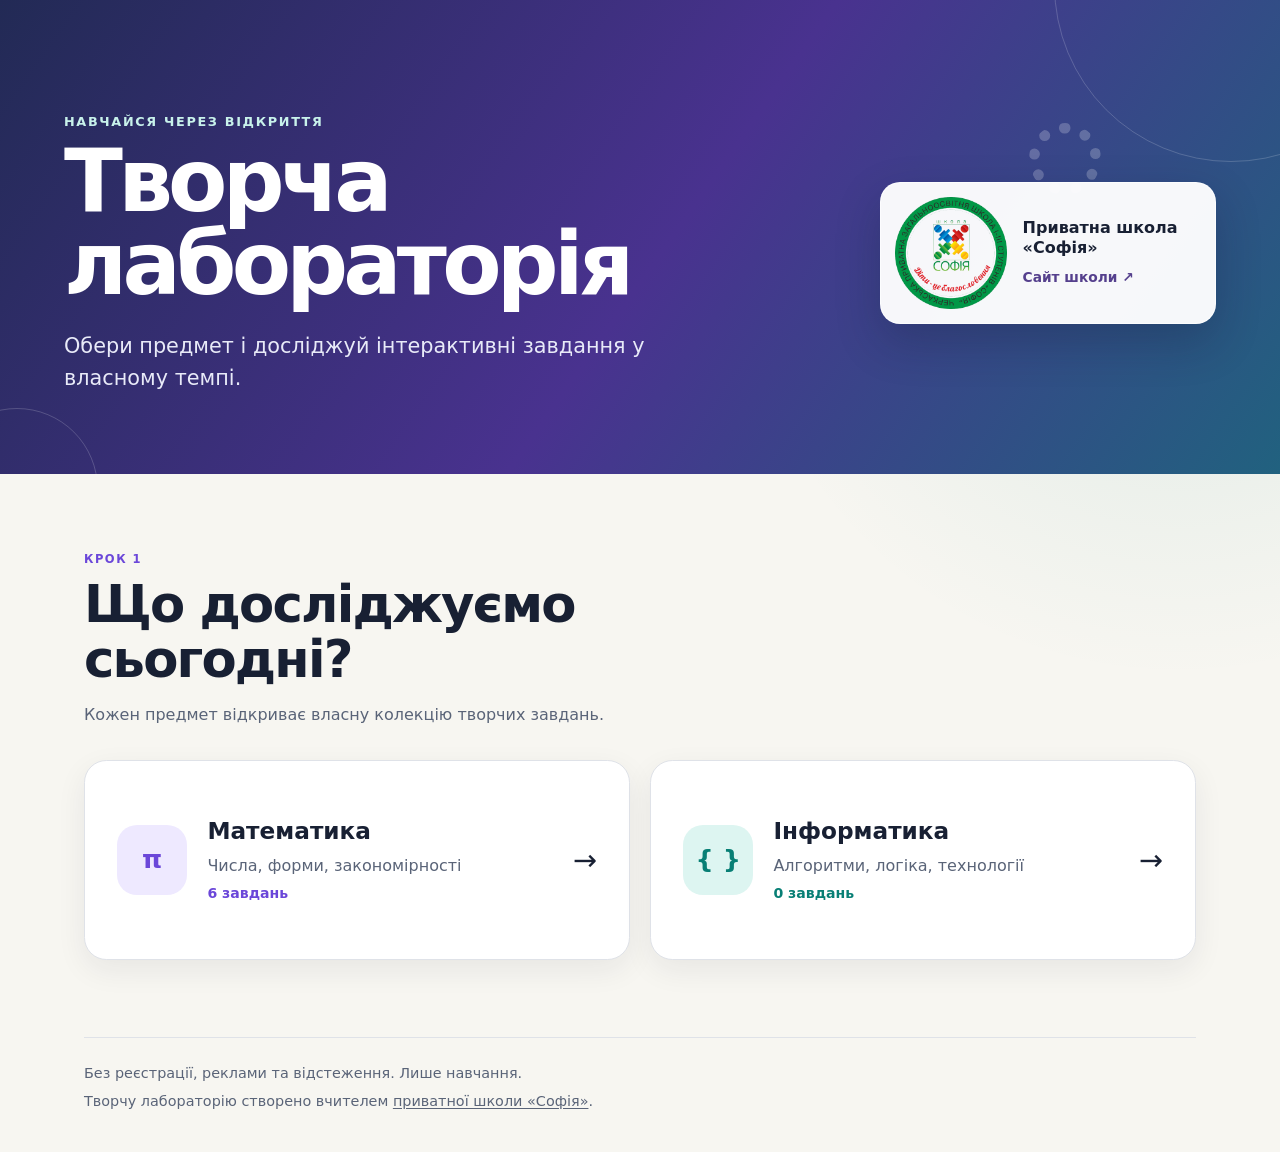
<file: index.html>
<!doctype html>
<html lang="uk">
<head>
  <meta charset="utf-8">
  <meta name="viewport" content="width=device-width, initial-scale=1">
  <meta name="description" content="Інтерактивні завдання з математики та інформатики для 5–11 класів.">
  <meta http-equiv="Content-Security-Policy" content="default-src 'self'; script-src 'self'; style-src 'self'; img-src 'self' data:; connect-src 'self'; font-src 'self'; media-src 'self'; object-src 'none'; base-uri 'none'; form-action 'none'">
  <link rel="icon" href="data:,">
  <title>Творча лабораторія — інтерактивні завдання</title>
  <link rel="stylesheet" href="assets/catalog.css">
  <script src="assets/catalog.js" defer></script>
</head>
<body>
  <a class="skip-link" href="#main">Перейти до основного вмісту</a>
  <header class="site-header">
    <div class="header-orbit" aria-hidden="true"></div>
    <div class="header-layout">
      <div class="header-content">
        <p class="eyebrow">Навчайся через відкриття</p>
        <h1>Творча лабораторія</h1>
        <p class="intro">Обери предмет і досліджуй інтерактивні завдання у власному темпі.</p>
      </div>
      <a class="school-badge" href="https://sophiaschool.ck.ua" aria-label="Відвідати сайт Приватної школи «Софія»">
        <img src="assets/sofia-school-logo.webp" alt="" width="183" height="183">
        <span class="school-badge-copy">
          <span class="school-name">Приватна школа «Софія»</span>
          <span class="school-link-cue">Сайт школи <span aria-hidden="true">↗</span></span>
        </span>
      </a>
    </div>
  </header>

  <main id="main" class="page-shell">
    <section id="loading-view" class="state-panel" aria-live="polite">
      <span class="loader" aria-hidden="true"></span>
      <p>Завантажуємо завдання…</p>
    </section>

    <section id="error-view" class="state-panel error-panel" hidden aria-labelledby="error-title">
      <p class="state-icon" aria-hidden="true">✦</p>
      <h2 id="error-title">Не вдалося відкрити каталог</h2>
      <p>Спробуй ще раз. Якщо проблема не зникне, повернися трохи пізніше.</p>
      <button id="retry-button" class="button primary" type="button">Спробувати знову</button>
    </section>

    <section id="chooser-view" hidden aria-labelledby="chooser-title">
      <div class="section-heading">
        <p class="step-label">Крок 1</p>
        <h2 id="chooser-title" tabindex="-1">Що досліджуємо сьогодні?</h2>
        <p>Кожен предмет відкриває власну колекцію творчих завдань.</p>
      </div>
      <nav class="subject-grid" aria-label="Вибір предмета">
        <button class="subject-card subject-math" type="button" data-subject="math">
          <span class="subject-symbol" aria-hidden="true">π</span>
          <span class="subject-copy">
            <strong>Математика</strong>
            <span>Числа, форми, закономірності</span>
            <span class="subject-count" data-count-for="math"></span>
          </span>
          <span class="subject-arrow" aria-hidden="true">→</span>
        </button>
        <button class="subject-card subject-cs" type="button" data-subject="computer-science">
          <span class="subject-symbol" aria-hidden="true">{ }</span>
          <span class="subject-copy">
            <strong>Інформатика</strong>
            <span>Алгоритми, логіка, технології</span>
            <span class="subject-count" data-count-for="computer-science"></span>
          </span>
          <span class="subject-arrow" aria-hidden="true">→</span>
        </button>
      </nav>
    </section>

    <section id="catalog-view" hidden aria-labelledby="catalog-title">
      <button id="back-button" class="back-button" type="button">← Обрати інший предмет</button>
      <div class="catalog-heading">
        <div>
          <p class="step-label">Крок 2</p>
          <h2 id="catalog-title" tabindex="-1"></h2>
          <p id="catalog-description"></p>
        </div>
        <div id="subject-mark" class="subject-mark" aria-hidden="true"></div>
      </div>

      <div class="catalog-layout">
        <aside class="filters" aria-label="Фільтри каталогу">
          <fieldset>
            <legend>Обери клас</legend>
            <p class="filter-help">Можна вибрати кілька класів.</p>
            <div id="grade-options" class="grade-options"></div>
          </fieldset>
          <div id="tag-options" class="tag-options" aria-label="Фільтри за тегами"></div>
          <button id="clear-filters" class="button quiet" type="button" disabled>Очистити фільтри</button>
        </aside>

        <div class="results">
          <p id="result-count" class="result-count" aria-live="polite"></p>
          <div id="activity-grid" class="activity-grid"></div>
          <div id="empty-state" class="empty-state" hidden>
            <p class="state-icon" aria-hidden="true">◇</p>
            <h3>Поки що тут порожньо</h3>
            <p id="empty-message"></p>
          </div>
        </div>
      </div>
    </section>

    <noscript>
      <section class="state-panel error-panel">
        <h2>Потрібен JavaScript</h2>
        <p>Увімкни JavaScript у браузері, щоб переглядати й фільтрувати завдання.</p>
      </section>
    </noscript>
  </main>

  <footer class="site-footer">
    <p>Без реєстрації, реклами та відстеження. Лише навчання.</p>
    <p class="school-attribution">Творчу лабораторію створено вчителем <a href="https://sophiaschool.ck.ua">приватної школи «Софія»</a>.</p>
  </footer>
</body>
</html>
</file>
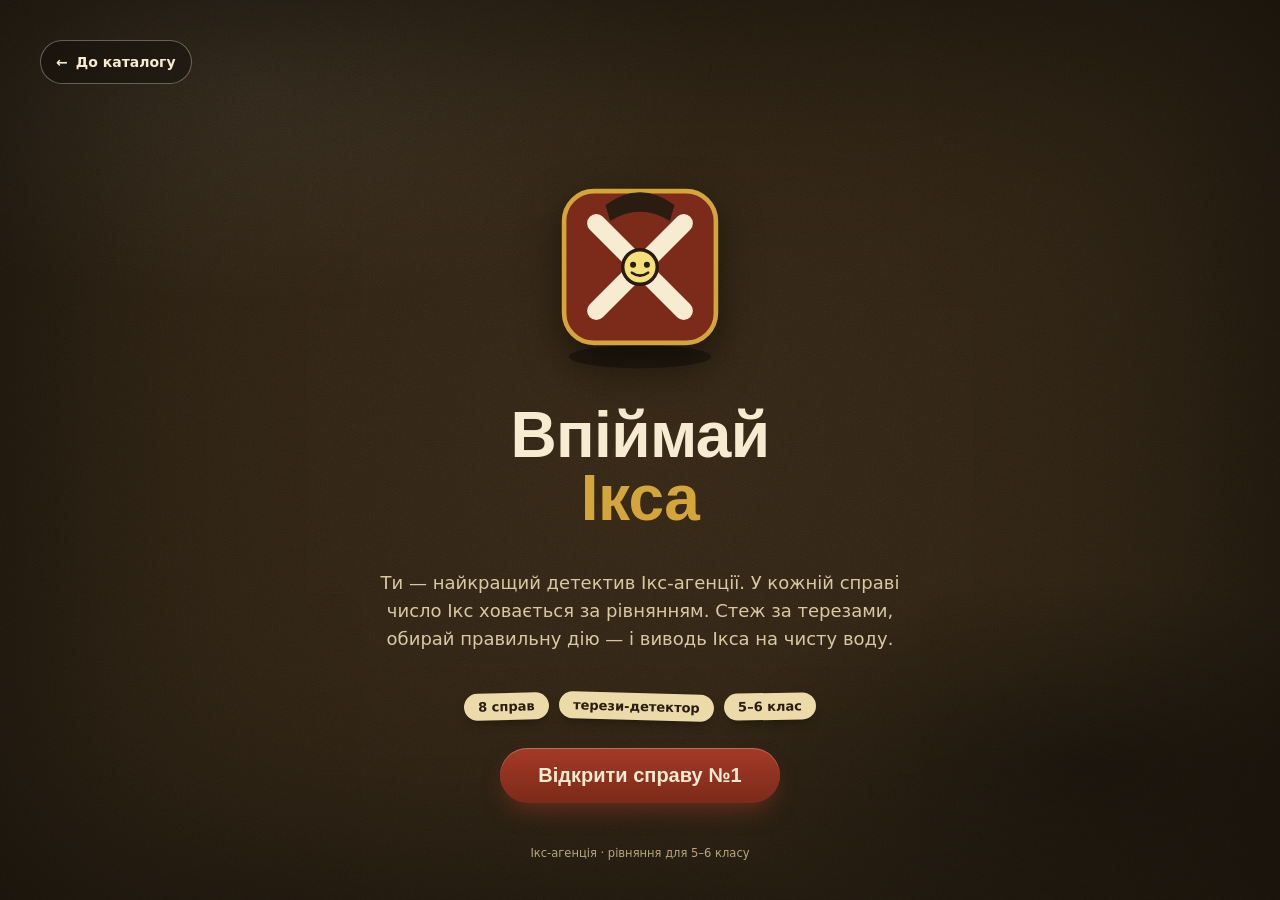
<file: activities/math/05-catchx/index.html>
<!doctype html>
<html lang="uk">
<head>
<meta charset="utf-8">
<meta name="viewport" content="width=device-width, initial-scale=1">
<link rel="icon" href="data:,">
<title>Впіймай Ікса</title>
<style>
  :root{
    --cork:#2a2013;
    --cork-2:#332616;
    --card:#ecdba9;
    --card-2:#e2cd8f;
    --ink:#2a1c10;
    --ink-soft:#5a4527;
    --paper:#f7ecd2;
    --brass:#d3a53a;
    --brass-deep:#9c7621;
    --twine:#a53a26;
    --twine-deep:#7c2a1a;
    --teal:#3f9d7d;
    --wrong:#d9573c;
    --shadow: 0 18px 34px -14px rgba(10,6,2,0.65);
  }

  *{box-sizing:border-box;}
  html,body{height:100%;}
  body{
    margin:0;
    background:var(--cork);
    color:var(--paper);
    font-family:system-ui, -apple-system, BlinkMacSystemFont, 'Segoe UI', sans-serif;
    min-height:100vh;
    overflow-x:hidden;
    -webkit-font-smoothing:antialiased;
  }

  h1,h2,h3{
    font-family:'Arial Black', 'Arial Narrow', 'Segoe UI', sans-serif;
    text-wrap:balance;
    margin:0;
  }

  .mono{
    font-family:'SFMono-Regular', Consolas, 'Liberation Mono', monospace;
    font-variant-numeric:tabular-nums;
  }

  .hand{ font-family:'Segoe Print', 'Comic Sans MS', cursive; }

  button{ font-family:inherit; }

  [hidden]{ display:none !important; }
  .visually-hidden{
    position:absolute !important;
    width:1px !important;
    height:1px !important;
    padding:0 !important;
    margin:-1px !important;
    overflow:hidden !important;
    clip:rect(0,0,0,0) !important;
    white-space:nowrap !important;
    border:0 !important;
  }

  :focus-visible{
    outline:3px solid #0b6b54;
    outline-offset:3px;
    box-shadow:0 0 0 6px var(--paper);
  }

  @media (prefers-reduced-motion: reduce){
    *, *::before, *::after{
      animation-duration:0.001ms !important;
      animation-iteration-count:1 !important;
      transition-duration:0.001ms !important;
    }
  }

  /* ---------- cork background texture ---------- */
  .corkboard{
    position:fixed;
    inset:0;
    z-index:0;
    background:
      radial-gradient(ellipse 60% 40% at 20% 10%, rgba(255,255,255,0.05), transparent 60%),
      radial-gradient(ellipse 50% 35% at 85% 85%, rgba(0,0,0,0.35), transparent 60%),
      radial-gradient(circle at 50% 50%, var(--cork-2), var(--cork) 75%);
  }
  .corkboard::after{
    content:"";
    position:absolute; inset:0;
    opacity:0.5;
    mix-blend-mode:overlay;
    background-image:url("data:image/svg+xml,%3Csvg xmlns='http://www.w3.org/2000/svg' width='180' height='180'%3E%3Cfilter id='n'%3E%3CfeTurbulence type='fractalNoise' baseFrequency='0.9' numOctaves='2' stitchTiles='stitch'/%3E%3CfeColorMatrix type='saturate' values='0'/%3E%3C/filter%3E%3Crect width='100%25' height='100%25' filter='url(%23n)'/%3E%3C/svg%3E");
  }
  .vignette{
    position:fixed; inset:0; z-index:1; pointer-events:none;
    box-shadow: inset 0 0 22vw rgba(0,0,0,0.55);
  }

  #app{
    position:relative;
    z-index:2;
    min-height:100vh;
    display:flex;
    flex-direction:column;
    align-items:center;
    padding:clamp(14px,4vw,40px);
  }

  .catalog-link{
    align-self:flex-start;
    min-height:44px;
    display:inline-flex;
    align-items:center;
    gap:8px;
    margin-bottom:14px;
    padding:9px 15px;
    border:1px solid rgba(247,236,210,0.35);
    border-radius:999px;
    color:var(--paper);
    background:rgba(0,0,0,0.28);
    font-size:14px;
    font-weight:750;
    text-decoration:none;
  }
  .catalog-link:hover{ background:rgba(0,0,0,0.45); }

  /* ---------- reusable: pin ---------- */
  .pin{
    width:16px; height:16px; border-radius:50%;
    background:radial-gradient(circle at 32% 28%, #ffe9ad, var(--brass) 45%, var(--brass-deep) 100%);
    box-shadow:0 3px 5px rgba(0,0,0,0.55), inset 0 -2px 2px rgba(0,0,0,0.25);
    position:absolute; left:50%; top:-9px; transform:translateX(-50%);
    z-index:3;
  }

  .card-index{
    background:
      linear-gradient(180deg, rgba(255,255,255,0.05), transparent 18%),
      var(--card);
    color:var(--ink);
    border-radius:6px;
    box-shadow:var(--shadow);
    position:relative;
    padding:clamp(18px,3.4vw,34px);
  }

  /* ---------- topbar ---------- */
  .topbar{
    width:100%;
    max-width:960px;
    display:flex;
    align-items:center;
    justify-content:space-between;
    gap:12px;
    margin-bottom:18px;
    color:var(--paper);
  }
  .topbar .brand{
    font-family:'Unbounded',sans-serif;
    font-size:clamp(15px,2vw,19px);
    font-weight:800;
    letter-spacing:0.01em;
    display:flex; align-items:center; gap:10px;
  }
  .brand-x{
    width:30px;height:30px;
  }
  .stars-total{
    display:flex; align-items:center; gap:6px;
    font-family:'JetBrains Mono',monospace;
    font-size:14px;
    color:var(--brass);
    background:rgba(0,0,0,0.28);
    border:1px solid rgba(211,165,58,0.4);
    padding:6px 12px;
    border-radius:999px;
  }
  .icon-btn{
    background:rgba(0,0,0,0.28);
    border:1px solid rgba(247,236,210,0.25);
    color:var(--paper);
    padding:8px 16px;
    border-radius:999px;
    font-size:13.5px;
    font-weight:600;
    cursor:pointer;
    transition:background 0.15s, transform 0.15s;
  }
  .icon-btn:hover{ background:rgba(0,0,0,0.45); transform:translateY(-1px); }
  .icon-btn:active{ transform:translateY(0); }

  main{
    width:100%;
    max-width:960px;
    display:flex;
    flex-direction:column;
    align-items:center;
    flex:1;
  }

  /* ================= COVER ================= */
  .cover{
    display:flex;
    flex-direction:column;
    align-items:center;
    text-align:center;
    gap:22px;
    padding-top:clamp(20px,6vh,64px);
    max-width:640px;
    margin:0 auto;
  }
  .cover-mascot{ width:min(230px,52vw); height:auto; filter:drop-shadow(0 16px 20px rgba(0,0,0,0.5)); }
  .cover-title{
    font-size:clamp(38px,7vw,64px);
    font-weight:900;
    color:var(--paper);
    line-height:0.98;
    letter-spacing:-0.01em;
  }
  .cover-title .accent{ color:var(--brass); }
  .cover-sub{
    font-size:clamp(15px,2vw,18px);
    color:#d8c9a5;
    max-width:46ch;
    line-height:1.55;
  }
  .badge-row{
    display:flex; gap:10px; flex-wrap:wrap; justify-content:center;
    font-size:13px;
    color:var(--ink);
  }
  .badge{
    background:var(--card);
    border-radius:999px;
    padding:6px 14px;
    font-weight:700;
    box-shadow:0 6px 12px -6px rgba(0,0,0,0.5);
    transform:rotate(-1.5deg);
  }
  .badge:nth-child(2){ transform:rotate(1.5deg); }
  .badge:nth-child(3){ transform:rotate(-1deg); }
  .cta{
    font-family:'Unbounded',sans-serif;
    font-weight:800;
    font-size:clamp(16px,2.2vw,20px);
    color:var(--paper);
    background:linear-gradient(180deg, var(--twine), var(--twine-deep));
    border:none;
    padding:16px 38px;
    border-radius:999px;
    cursor:pointer;
    box-shadow:0 12px 24px -8px rgba(165,58,38,0.55), inset 0 1px 0 rgba(255,255,255,0.25);
    transition:transform 0.15s, box-shadow 0.15s;
    margin-top:6px;
  }
  .cta:hover{ transform:translateY(-2px) scale(1.02); box-shadow:0 16px 28px -8px rgba(165,58,38,0.65); }
  .cta:active{ transform:translateY(0) scale(0.99); }
  .reset-link{
    background:none; border:none; color:#d8c9a5; font-size:12.5px; text-decoration:underline;
    cursor:pointer; opacity:0.85; margin-top:4px;
  }
  .reset-link:hover{ opacity:1; }

  /* ================= MAP ================= */
  .map-wrap{ width:100%; padding-bottom:20px; }
  .map-intro{ text-align:center; margin-bottom:26px; }
  .map-intro h2{ font-size:clamp(22px,3.4vw,30px); color:var(--paper); margin-bottom:6px; }
  .map-intro p{ color:#d8c9a5; font-size:14.5px; max-width:56ch; margin:0 auto; }

  .string-svg{ position:absolute; inset:0; width:100%; height:100%; z-index:0; overflow:visible; }
  .trail{
    position:relative;
    display:grid;
    grid-template-columns:repeat(4,1fr);
    gap:26px 18px;
    z-index:1;
  }
  @media (max-width:620px){
    .trail{ grid-template-columns:repeat(2,1fr); }
  }

  .case-node{
    position:relative;
    background:var(--card);
    border-radius:8px;
    padding:16px 14px 14px;
    color:var(--ink);
    cursor:pointer;
    border:none;
    text-align:left;
    box-shadow:var(--shadow);
    transform:rotate(var(--r,0deg));
    transition:transform 0.18s, box-shadow 0.18s, filter 0.18s;
    display:flex; flex-direction:column; gap:8px;
  }
  .case-node:hover:not(:disabled){ transform:rotate(0deg) translateY(-4px); box-shadow:0 22px 30px -14px rgba(0,0,0,0.7); }
  .case-node:nth-child(4n+1){ --r:-1.6deg; }
  .case-node:nth-child(4n+2){ --r:1deg; }
  .case-node:nth-child(4n+3){ --r:-0.7deg; }
  .case-node:nth-child(4n+4){ --r:1.7deg; }
  .case-node:disabled{ cursor:not-allowed; filter:grayscale(0.7) brightness(0.55); }

  .case-node .num{
    font-family:'Unbounded',sans-serif;
    font-size:12px;
    font-weight:800;
    letter-spacing:0.06em;
    color:var(--twine-deep);
    text-transform:uppercase;
  }
  .case-node .title{
    font-family:'Unbounded',sans-serif;
    font-size:14.5px;
    font-weight:700;
    line-height:1.25;
  }
  .case-node .stars{ display:flex; gap:3px; }
  .case-node svg.star{ width:15px; height:15px; }
  .lock-badge{
    position:absolute; top:10px; right:10px;
    width:26px; height:26px;
    display:flex; align-items:center; justify-content:center;
  }

  /* ================= CASE / GAMEPLAY ================= */
  .case-screen{ width:100%; display:flex; flex-direction:column; align-items:center; gap:16px; }

  .case-topline{
    width:100%;
    display:flex;
    align-items:center;
    justify-content:space-between;
    flex-wrap:wrap;
    gap:10px;
    color:var(--paper);
  }
  .case-topline h2{ font-size:clamp(16px,2.4vw,20px); }
  .round-dots{ display:flex; gap:7px; }
  .round-dots i{
    width:10px; height:10px; border-radius:50%;
    background:rgba(247,236,210,0.25);
    display:block;
  }
  .round-dots i.done{ background:var(--teal); }
  .round-dots i.active{ background:var(--brass); box-shadow:0 0 0 3px rgba(211,165,58,0.25); }

  .case-file{
    width:100%;
    max-width:640px;
    position:relative;
    margin-top:6px;
  }
  .brief-note{
    font-family:ui-serif, Georgia, Cambria, 'Times New Roman', serif;
    font-size:clamp(18px,2.5vw,21px);
    font-weight:600;
    color:#f5e9c7;
    text-align:center;
    max-width:48ch;
    margin:0 auto 12px;
    line-height:1.55;
  }

  .scale-wrap{
    display:flex;
    justify-content:center;
    margin-bottom:6px;
  }
  .scale-svg{ width:min(400px,96%); height:auto; overflow:visible; }
  .pan-token{
    fill:#fff8e7;
    stroke:#7c2a1a;
    stroke-width:2;
  }
  .pan-label{
    font-family:'SFMono-Regular', Consolas, 'Liberation Mono', monospace;
    font-weight:800;
    font-size:18px;
    fill:#2a1c10;
  }
  .pan-label .var{ font-style:italic; fill:var(--twine-deep); }

  .eq-display{
    text-align:center;
    font-family:'JetBrains Mono',monospace;
    font-weight:700;
    font-size:clamp(24px,4vw,32px);
    color:var(--ink);
    margin:10px 0 4px;
    letter-spacing:0.02em;
  }
  .eq-display .var{ font-style:italic; color:var(--twine-deep); }

  .step-prompt{
    text-align:center;
    font-size:14.5px;
    color:var(--ink-soft);
    font-weight:600;
    margin-bottom:14px;
  }

  .options{
    display:grid;
    gap:10px;
    max-width:460px;
    margin:0 auto;
  }
  .opt-btn{
    background:var(--paper);
    border:2px solid #d8c48c;
    color:var(--ink);
    border-radius:10px;
    padding:12px 16px;
    font-size:14.5px;
    font-weight:600;
    text-align:left;
    cursor:pointer;
    transition:border-color 0.15s, transform 0.12s, background 0.15s;
  }
  .opt-btn:hover{ border-color:var(--brass-deep); transform:translateY(-1px); }
  .opt-btn:active{ transform:translateY(0); }
  .opt-btn.correct{ background:#dff2e7; border-color:var(--teal); }
  .opt-btn.wrong{ background:#f7ddd5; border-color:var(--wrong); }
  .opt-btn:disabled{ cursor:default; }

  .final-input{
    display:flex; flex-direction:column; align-items:center; gap:12px;
    margin-top:6px;
  }
  .final-input label{ font-size:14px; font-weight:700; color:var(--ink); }
  .final-row{ display:flex; gap:10px; }
  .final-row input{
    width:120px;
    font-family:'JetBrains Mono',monospace;
    font-size:22px;
    font-weight:700;
    text-align:center;
    padding:10px;
    border-radius:8px;
    border:2px solid #d8c48c;
    background:var(--paper);
    color:var(--ink);
  }
  .catch-btn{
    font-family:'Unbounded',sans-serif;
    font-weight:800;
    font-size:14.5px;
    color:var(--paper);
    background:linear-gradient(180deg, var(--twine), var(--twine-deep));
    border:none;
    padding:0 22px;
    border-radius:8px;
    cursor:pointer;
  }
  .catch-btn:hover{ filter:brightness(1.08); }

  .below-row{
    display:flex; justify-content:center; gap:12px; margin-top:16px; flex-wrap:wrap;
  }
  .ghost-btn{
    background:transparent;
    border:1.5px dashed var(--ink-soft);
    color:var(--ink-soft);
    padding:7px 14px;
    border-radius:999px;
    font-size:12.5px;
    font-weight:700;
    cursor:pointer;
  }
  .ghost-btn:hover{ background:rgba(0,0,0,0.05); }

  .sticky-hint{
    margin:14px auto 0;
    max-width:420px;
    background:#f6e07a;
    color:#453510;
    padding:12px 16px;
    border-radius:3px;
    font-size:13.5px;
    font-weight:600;
    box-shadow:0 8px 14px -8px rgba(0,0,0,0.5);
    transform:rotate(-1.2deg);
    position:relative;
  }
  .sticky-hint::before{
    content:"";
    position:absolute; top:-8px; left:50%; transform:translateX(-50%) rotate(-4deg);
    width:34px; height:14px; background:rgba(240,224,150,0.55);
  }

  .mistake-flag{
    font-size:12px; color:var(--twine-deep); font-family:'SFMono-Regular', Consolas, 'Liberation Mono', monospace;
  }

  /* ---------- shake / tip / pulse ---------- */
  .shake{ animation:shakeKf 0.42s; }
  @keyframes shakeKf{
    0%,100%{ transform:translateX(0); }
    20%{ transform:translateX(-8px); }
    40%{ transform:translateX(7px); }
    60%{ transform:translateX(-5px); }
    80%{ transform:translateX(4px); }
  }
  .tip-left #beamGroup{ animation:tipLeftKf 0.6s ease-in-out; }
  .tip-right #beamGroup{ animation:tipRightKf 0.6s ease-in-out; }
  @keyframes tipLeftKf{
    0%,100%{ transform:rotate(0deg); }
    35%{ transform:rotate(-11deg); }
    70%{ transform:rotate(4deg); }
  }
  @keyframes tipRightKf{
    0%,100%{ transform:rotate(0deg); }
    35%{ transform:rotate(11deg); }
    70%{ transform:rotate(-4deg); }
  }
  @media (prefers-reduced-motion: no-preference){
    #beamGroup{ animation:swayKf 4.5s ease-in-out infinite; transform-origin:180px 92px; }
  }
  #beamGroup{ transform-origin:180px 92px; }
  @keyframes swayKf{
    0%,100%{ transform:rotate(-0.6deg); }
    50%{ transform:rotate(0.6deg); }
  }
  .pulse{ animation:pulseKf 0.5s; }
  @keyframes pulseKf{
    0%{ transform:scale(1); }
    40%{ transform:scale(1.14); }
    100%{ transform:scale(1); }
  }

  .stamp{
    position:fixed;
    top:50%; left:50%;
    transform:translate(-50%,-50%) rotate(-9deg) scale(2.6);
    font-family:'Unbounded',sans-serif;
    font-weight:900;
    font-size:clamp(24px,5vw,40px);
    color:var(--teal);
    border:6px solid var(--teal);
    padding:14px 30px;
    border-radius:10px;
    background:rgba(15,20,17,0.06);
    opacity:0;
    z-index:20;
    pointer-events:none;
    text-transform:uppercase;
    letter-spacing:0.03em;
  }
  .stamp.show{ animation:stampKf 1.15s cubic-bezier(.2,1.4,.4,1) forwards; }
  @keyframes stampKf{
    0%{ opacity:0; transform:translate(-50%,-50%) rotate(-9deg) scale(3.4); }
    35%{ opacity:1; transform:translate(-50%,-50%) rotate(-9deg) scale(0.94); }
    45%{ transform:translate(-50%,-50%) rotate(-9deg) scale(1.05); }
    80%{ opacity:1; transform:translate(-50%,-50%) rotate(-9deg) scale(1); }
    100%{ opacity:0; transform:translate(-50%,-50%) rotate(-9deg) scale(1); }
  }

  .spark{
    position:fixed; width:8px; height:8px; border-radius:50%;
    background:var(--brass);
    left:50%; top:50%;
    z-index:19;
    pointer-events:none;
    animation:sparkKf 0.9s ease-out forwards;
  }
  @keyframes sparkKf{
    to{
      transform:translate(calc(cos(var(--ang)) * var(--dist)), calc(sin(var(--ang)) * var(--dist))) scale(0);
      opacity:0;
    }
  }

  /* ================= LEVEL COMPLETE / FINALE ================= */
  .complete-screen{
    display:flex; flex-direction:column; align-items:center; gap:16px; text-align:center;
    padding-top:6vh;
  }
  .complete-screen h2{ font-size:clamp(24px,4vw,34px); color:var(--paper); }
  .stars-big{ display:flex; gap:10px; }
  .stars-big svg{ width:46px; height:46px; }
  .complete-screen p{ color:#d8c9a5; max-width:44ch; font-size:14.5px; }

  .finale-card{
    max-width:520px;
    text-align:center;
    padding:34px 28px;
  }
  .finale-card h2{ font-size:clamp(22px,3.6vw,30px); margin-bottom:8px; }
  .finale-card .hand{ font-size:20px; color:var(--ink-soft); }
  .finale-total{
    font-family:'Unbounded',sans-serif;
    font-weight:900;
    font-size:44px;
    color:var(--twine-deep);
    margin:10px 0;
  }

  footer.credit{
    margin-top:auto;
    padding-top:26px;
    font-size:11.5px;
    color:#b8a77f;
    text-align:center;
  }
</style>
</head>
<body>

<div class="corkboard"></div>
<div class="vignette"></div>

<div id="app">
  <a class="catalog-link" href="../../../"><span aria-hidden="true">←</span> До каталогу</a>
  <div class="topbar" id="topbar" hidden>
    <div class="brand">
      <svg class="brand-x" viewBox="0 0 40 40" aria-hidden="true">
        <rect x="4" y="4" width="32" height="32" rx="7" fill="#7c2a1a"/>
        <path d="M12 12 L28 28 M28 12 L12 28" stroke="#f7ecd2" stroke-width="5.5" stroke-linecap="round"/>
      </svg>
      Впіймай Ікса
    </div>
    <div style="display:flex;gap:10px;align-items:center;">
      <div class="stars-total" id="starsTotal">★ 0</div>
      <button class="icon-btn" id="mapBtn">Карта справ</button>
    </div>
  </div>

  <main id="main"></main>

  <footer class="credit">Ікс-агенція · рівняння для 5–6 класу</footer>
</div>

<div class="stamp" id="stamp">РОЗКРИТО</div>

<script>
(function(){
  "use strict";

  /* ========================= utils ========================= */
  function rand(min,max){ return Math.floor(Math.random()*(max-min+1))+min; }
  function choice(arr){ return arr[rand(0,arr.length-1)]; }
  function shuffle(arr){
    var a = arr.slice();
    for(var i=a.length-1;i>0;i--){
      var j = Math.floor(Math.random()*(i+1));
      var t=a[i]; a[i]=a[j]; a[j]=t;
    }
    return a;
  }
  function esc(s){ return String(s); }
  function varSpan(){ return '<span class="var">x</span>'; }

  /* ========================= progress (per-viewer, best effort) ========================= */
  var STORAGE_KEY = 'catchx-progress-v1';
  var memProgress = null;
  function emptyProgress(){ return { unlocked:1, stars:{} }; }
  function normalizeProgress(candidate){
    var safe = emptyProgress();
    if(!candidate || typeof candidate !== 'object') return safe;
    if(typeof candidate.unlocked === 'number' && isFinite(candidate.unlocked) && Math.floor(candidate.unlocked) === candidate.unlocked && candidate.unlocked >= 1 && candidate.unlocked <= 8){
      safe.unlocked = candidate.unlocked;
    }
    if(candidate.stars && typeof candidate.stars === 'object'){
      for(var id=1;id<=8;id++){
        var value = candidate.stars[id];
        if(typeof value === 'number' && isFinite(value) && Math.floor(value) === value && value >= 1 && value <= 3){
          safe.stars[id] = value;
        }
      }
    }
    return safe;
  }
  function loadProgress(){
    try{
      var raw = localStorage.getItem(STORAGE_KEY);
      if(raw) return normalizeProgress(JSON.parse(raw));
    }catch(e){}
    return normalizeProgress(memProgress);
  }
  function saveProgress(p){
    memProgress = p;
    try{ localStorage.setItem(STORAGE_KEY, JSON.stringify(p)); }catch(e){}
  }

  /* ========================= equation generators ========================= */
  // Every generator returns { steps:[...], secretX:Number, brief:String }
  // step: { type:'op'|'rule', eqBefore, prompt, options:[{label,correct,opType,opAmount}], ruleName, ruleText, isLast }

  function opStep(eqBefore, correctLabel, correctType, correctAmount, distractors, ruleName, ruleText, isLast){
    var opts = shuffle([
      { label:correctLabel, correct:true, opType:correctType, opAmount:correctAmount },
      { label:distractors[0], correct:false },
      { label:distractors[1], correct:false }
    ]);
    return {
      type:'op',
      eqBefore:eqBefore,
      prompt:'Яку дію виконати з обома шальками терезів, щоб звільнити Ікс?',
      options:opts,
      ruleName:ruleName,
      ruleText:ruleText,
      isLast: !!isLast
    };
  }

  function ruleStep(eqBefore, correctLabel, distractors, ruleName, ruleText){
    var opts = shuffle([
      { label:correctLabel, correct:true },
      { label:distractors[0], correct:false },
      { label:distractors[1], correct:false }
    ]);
    return {
      type:'rule',
      eqBefore:eqBefore,
      prompt:'Яке правило допоможе знайти Ікс?',
      options:opts,
      ruleName:ruleName,
      ruleText:ruleText,
      isLast:true
    };
  }

  function genAddend(){
    var x = rand(1,20), a = rand(2,20), b = x+a;
    var eq = Math.random()<0.5 ? (varSpan()+' + '+a+' = '+b) : (a+' + '+varSpan()+' = '+b);
    var rt = 'Щоб знайти невідомий доданок, від суми віднімають відомий доданок: x = '+b+' − '+a+' = '+(b-a)+'.';
    var step = opStep(eq, 'Відняти '+a+' з обох шальок', 'sub', a,
      ['Додати '+a+' до обох шальок', 'Помножити обидві шальки на '+a],
      'Невідомий доданок', rt, true);
    return { steps:[step], secretX:x, brief:'У свідка зник доданок прямо із суми. Знайди його вагу на терезах правосуддя.' };
  }

  function genMinuend(){
    var a = rand(1,20), x = a + rand(2,20), b = x-a;
    var eq = varSpan()+' − '+a+' = '+b;
    var rt = 'Щоб знайти невідоме зменшуване, до різниці додають відʼємник: x = '+b+' + '+a+' = '+(b+a)+'.';
    var step = opStep(eq, 'Додати '+a+' до обох шальок', 'add', a,
      ['Відняти '+a+' з обох шальок', 'Поділити обидві шальки на '+a],
      'Невідоме зменшуване', rt, true);
    return { steps:[step], secretX:x, brief:'Хтось забрав зменшуване просто з протоколу справи. Відновіть його!' };
  }

  function genSubtrahend(){
    var x = rand(1,20), a = x + rand(2,20), b = a-x;
    var eq = a+' − '+varSpan()+' = '+b;
    var rt = 'Щоб знайти невідомий відʼємник, від зменшуваного віднімають різницю: x = '+a+' − '+b+' = '+(a-b)+'.';
    var step = ruleStep(eq, 'x = '+a+' − '+b, ['x = '+b+' − '+a, 'x = '+a+' + '+b],
      'Невідомий відʼємник', rt);
    return { steps:[step], secretX:x, brief:'Відʼємник переховується в тіні різниці. Виведіть його на світло.' };
  }

  function genFactor(){
    var x = rand(2,12), a = rand(2,12), b = x*a;
    var eq = Math.random()<0.5 ? (varSpan()+' · '+a+' = '+b) : (a+' · '+varSpan()+' = '+b);
    var rt = 'Щоб знайти невідомий множник, добуток ділять на відомий множник: x = '+b+' : '+a+' = '+x+'.';
    var step = opStep(eq, 'Поділити обидві шальки на '+a, 'div', a,
      ['Помножити обидві шальки на '+a, 'Відняти '+a+' з обох шальок'],
      'Невідомий множник', rt, true);
    return { steps:[step], secretX:x, brief:'Добуток є, а другий множник зник безвісти. Розплутайте цю справу!' };
  }

  function genDividend(){
    var a = rand(2,12), q = rand(2,12), x = a*q;
    var eq = varSpan()+' : '+a+' = '+q;
    var rt = 'Щоб знайти невідоме ділене, дільник множать на частку: x = '+a+' · '+q+' = '+x+'.';
    var step = opStep(eq, 'Помножити обидві шальки на '+a, 'mul', a,
      ['Поділити обидві шальки на '+a, 'Додати '+a+' до обох шальок'],
      'Невідоме ділене', rt, true);
    return { steps:[step], secretX:x, brief:'Частка каже правду, але ділене хтось підмінив. Виведіть Ікса на чисту воду.' };
  }

  function genDivisor(){
    var x = rand(2,12), q = rand(2,12), a = x*q;
    var eq = a+' : '+varSpan()+' = '+q;
    var rt = 'Щоб знайти невідомий дільник, ділене ділять на частку: x = '+a+' : '+q+' = '+x+'.';
    var step = ruleStep(eq, 'x = '+a+' : '+q, ['x = '+q+' : '+a, 'x = '+a+' · '+q],
      'Невідомий дільник', rt);
    return { steps:[step], secretX:x, brief:'Дільник маскується під частку. Не дайте йому втекти з двору суду!' };
  }

  function genMixed(){
    var g = choice([genAddend, genMinuend, genSubtrahend, genFactor, genDividend, genDivisor]);
    var r = g();
    r.brief = 'В архіві переплуталися старі справи. Розберіться з наступною!';
    return r;
  }

  function genTwoStepA(){ // a*x + c = B
    var a = rand(2,9), x = rand(1,15), c = rand(2,20), B = a*x + c;
    var s1 = opStep(a+' · '+varSpan()+' + '+c+' = '+B, 'Відняти '+c+' з обох шальок', 'sub', c,
      ['Додати '+c+' до обох шальок', 'Поділити обидві шальки на '+c],
      'Крок 1 · спрощення', 'Спочатку прибираємо зайве число з обох шальок, щоб лишився тільки добуток з Іксом: '+a+' · x = '+(B-c)+'.', false);
    var s2 = opStep(a+' · '+varSpan()+' = '+(B-c), 'Поділити обидві шальки на '+a, 'div', a,
      ['Помножити обидві шальки на '+a, 'Відняти '+a+' з обох шальок'],
      'Крок 2 · невідомий множник', 'Щоб знайти невідомий множник, добуток ділять на відомий множник: x = '+(B-c)+' : '+a+' = '+x+'.', true);
    return { steps:[s1,s2], secretX:x, brief:'Найскладніша справа Ікс-агенції. Тут знадобляться ДВІ дії поспіль!' };
  }
  function genTwoStepB(){ // a*x - c = B
    var a = rand(2,9), x = rand(1,15), maxC = Math.max(1, a*x-1), c = rand(1, Math.min(20,maxC)), B = a*x - c;
    var s1 = opStep(a+' · '+varSpan()+' − '+c+' = '+B, 'Додати '+c+' до обох шальок', 'add', c,
      ['Відняти '+c+' з обох шальок', 'Поділити обидві шальки на '+c],
      'Крок 1 · спрощення', 'Спочатку прибираємо зайве число з обох шальок, щоб лишився тільки добуток з Іксом: '+a+' · x = '+(B+c)+'.', false);
    var s2 = opStep(a+' · '+varSpan()+' = '+(B+c), 'Поділити обидві шальки на '+a, 'div', a,
      ['Помножити обидві шальки на '+a, 'Відняти '+a+' з обох шальок'],
      'Крок 2 · невідомий множник', 'Щоб знайти невідомий множник, добуток ділять на відомий множник: x = '+(B+c)+' : '+a+' = '+x+'.', true);
    return { steps:[s1,s2], secretX:x, brief:'Найскладніша справа Ікс-агенції. Тут знадобляться ДВІ дії поспіль!' };
  }
  function genTwoStepC(){ // x/a + c = B
    var a = rand(2,9), q = rand(1,15), c = rand(2,20), x = a*q, B = q+c;
    var s1 = opStep(varSpan()+' : '+a+' + '+c+' = '+B, 'Відняти '+c+' з обох шальок', 'sub', c,
      ['Додати '+c+' до обох шальок', 'Поділити обидві шальки на '+c],
      'Крок 1 · спрощення', 'Спочатку прибираємо зайве число з обох шальок, щоб лишилась тільки частка з Іксом: x : '+a+' = '+(B-c)+'.', false);
    var s2 = opStep(varSpan()+' : '+a+' = '+(B-c), 'Помножити обидві шальки на '+a, 'mul', a,
      ['Поділити обидві шальки на '+a, 'Додати '+a+' до обох шальок'],
      'Крок 2 · невідоме ділене', 'Щоб знайти невідоме ділене, дільник множать на частку: x = '+a+' · '+(B-c)+' = '+x+'.', true);
    return { steps:[s1,s2], secretX:x, brief:'Найскладніша справа Ікс-агенції. Тут знадобляться ДВІ дії поспіль!' };
  }
  function genTwoStepD(){ // x/a - c = B
    var a = rand(2,9), q = rand(2,15), c = rand(1,q-1), x = a*q, B = q-c;
    var s1 = opStep(varSpan()+' : '+a+' − '+c+' = '+B, 'Додати '+c+' до обох шальок', 'add', c,
      ['Відняти '+c+' з обох шальок', 'Поділити обидві шальки на '+c],
      'Крок 1 · спрощення', 'Спочатку прибираємо зайве число з обох шальок, щоб лишилась тільки частка з Іксом: x : '+a+' = '+(B+c)+'.', false);
    var s2 = opStep(varSpan()+' : '+a+' = '+(B+c), 'Помножити обидві шальки на '+a, 'mul', a,
      ['Поділити обидві шальки на '+a, 'Додати '+a+' до обох шальок'],
      'Крок 2 · невідоме ділене', 'Щоб знайти невідоме ділене, дільник множать на частку: x = '+a+' · '+(B+c)+' = '+x+'.', true);
    return { steps:[s1,s2], secretX:x, brief:'Найскладніша справа Ікс-агенції. Тут знадобляться ДВІ дії поспіль!' };
  }
  function genTwoStep(){
    return choice([genTwoStepA, genTwoStepB, genTwoStepC, genTwoStepD])();
  }

  var LEVELS = [
    { id:1, title:'Справа про невідомий доданок', short:'Невідомий доданок', gen:genAddend },
    { id:2, title:'Справа про зникле зменшуване', short:'Невідоме зменшуване', gen:genMinuend },
    { id:3, title:'Справа про тіньового відʼємника', short:'Невідомий відʼємник', gen:genSubtrahend },
    { id:4, title:'Справа про загублений множник', short:'Невідомий множник', gen:genFactor },
    { id:5, title:'Справа про підмінене ділене', short:'Невідоме ділене', gen:genDividend },
    { id:6, title:'Справа про хитрого дільника', short:'Невідомий дільник', gen:genDivisor },
    { id:7, title:'Змішана справа архіву', short:'Змішані рівняння', gen:genMixed },
    { id:8, title:'Головна справа Ікс-агенції', short:'Два кроки', gen:genTwoStep }
  ];
  var ROUNDS_PER_LEVEL = 3;

  /* ========================= state ========================= */
  var state = {
    progress: loadProgress(),
    current: null
  };
  var viewToken = 0;

  function totalStars(){
    var t=0;
    for(var k in state.progress.stars){ t += state.progress.stars[k]; }
    return t;
  }

  function calcStars(mistakes, hints){
    var penalty = mistakes + hints;
    if(penalty === 0) return 3;
    if(penalty <= 3) return 2;
    return 1;
  }

  function starSvg(filled){
    var fill = filled ? 'var(--brass)' : 'none';
    var stroke = filled ? 'var(--brass-deep)' : '#9c8a5f';
    return '<svg class="star" viewBox="0 0 24 24" aria-hidden="true"><path d="M12 2.5l2.9 6.3 6.9.7-5.2 4.7 1.5 6.8L12 17.6 5.9 21l1.5-6.8L2.2 9.5l6.9-.7z" fill="'+fill+'" stroke="'+stroke+'" stroke-width="1.4" stroke-linejoin="round"/></svg>';
  }

  /* ========================= render: shell ========================= */
  var mainEl = document.getElementById('main');
  var topbarEl = document.getElementById('topbar');
  var starsTotalEl = document.getElementById('starsTotal');

  function refreshTopbar(){
    starsTotalEl.innerHTML = starSvg(true).replace('class="star"','class="star" style="width:14px;height:14px;vertical-align:-2px"');
    starsTotalEl.appendChild(document.createTextNode(' ' + totalStars()));
  }

  document.getElementById('mapBtn').addEventListener('click', function(){ renderMap(); });

  /* ========================= COVER ========================= */
  function renderCover(){
    viewToken++;
    topbarEl.hidden = true;
    mainEl.innerHTML =
      '<section class="cover">'+
        '<svg class="cover-mascot" viewBox="0 0 200 200" aria-hidden="true">'+
          '<ellipse cx="100" cy="178" rx="62" ry="10" fill="rgba(0,0,0,0.35)"/>'+
          '<rect x="34" y="34" width="132" height="132" rx="26" fill="#7c2a1a"/>'+
          '<rect x="34" y="34" width="132" height="132" rx="26" fill="none" stroke="#d3a53a" stroke-width="4"/>'+
          '<path d="M62 62 L138 138 M138 62 L62 138" stroke="#f7ecd2" stroke-width="16" stroke-linecap="round"/>'+
          '<circle cx="100" cy="100" r="15" fill="#f6e07a" stroke="#2a1c10" stroke-width="3"/>'+
          '<circle cx="94" cy="98" r="2.6" fill="#2a1c10"/><circle cx="106" cy="98" r="2.6" fill="#2a1c10"/>'+
          '<path d="M93 105 q7 5 14 0" stroke="#2a1c10" stroke-width="2.4" fill="none" stroke-linecap="round"/>'+
          '<path d="M70 46 q30 -22 60 0 l-4 14 q-26 -16 -52 0z" fill="#2a1c10"/>'+
        '</svg>'+
        '<h1 class="cover-title">Впіймай<br><span class="accent">Ікса</span></h1>'+
        '<p class="cover-sub">Ти — найкращий детектив Ікс-агенції. У кожній справі число Ікс ховається за рівнянням. Стеж за терезами, обирай правильну дію — і виводь Ікса на чисту воду.</p>'+
        '<div class="badge-row">'+
          '<span class="badge">8 справ</span>'+
          '<span class="badge">терези-детектор</span>'+
          '<span class="badge">5–6 клас</span>'+
        '</div>'+
        '<button class="cta" id="startBtn">Відкрити справу №1</button>'+
        (totalStars()>0 ? '<button class="reset-link" id="resetBtn">Скинути прогрес агенції</button>' : '')+
      '</section>';
    document.getElementById('startBtn').addEventListener('click', renderMap);
    var rb = document.getElementById('resetBtn');
    if(rb) rb.addEventListener('click', function(){
      if(confirm('Скинути весь прогрес і почати агенцію заново?')){
        state.progress = { unlocked:1, stars:{} };
        saveProgress(state.progress);
        renderCover();
      }
    });
  }

  /* ========================= MAP ========================= */
  function renderMap(){
    viewToken++;
    topbarEl.hidden = false;
    refreshTopbar();
    var cards = LEVELS.map(function(lvl){
      var locked = lvl.id > state.progress.unlocked;
      var stars = state.progress.stars[lvl.id] || 0;
      var starsHtml = '<div class="stars">'+starSvg(stars>=1)+starSvg(stars>=2)+starSvg(stars>=3)+'</div>';
      return '<button class="case-node" data-id="'+lvl.id+'" '+(locked?'disabled':'')+'>'+
        (locked ? '<span class="lock-badge"><svg viewBox="0 0 24 24" width="20" height="20"><path d="M6 10V8a6 6 0 0112 0v2m-14 0h16v10H4V10z" fill="none" stroke="#5a4527" stroke-width="2" stroke-linejoin="round"/></svg></span>' : '')+
        '<span class="num">Справа №'+lvl.id+'</span>'+
        '<span class="title">'+lvl.title+'</span>'+
        (locked ? '<span style="font-size:12px;color:var(--ink-soft);font-weight:600;">Розкрийте попередню справу</span>' : starsHtml)+
      '</button>';
    }).join('');

    mainEl.innerHTML =
      '<section class="map-wrap">'+
        '<div class="map-intro"><h2>Архів справ</h2><p>Обирай справу і виводь Ікса на чисту воду. Кожна справа вчить новому правилу пошуку невідомого.</p></div>'+
        '<div class="trail">'+cards+'</div>'+
      '</section>';

    Array.prototype.forEach.call(mainEl.querySelectorAll('.case-node'), function(btn){
      btn.addEventListener('click', function(){
        if(btn.disabled) return;
        openLevel(parseInt(btn.getAttribute('data-id'),10));
      });
    });
  }

  /* ========================= CASE / GAMEPLAY ========================= */
  function openLevel(id){
    viewToken++;
    state.current = {
      levelId:id,
      roundIndex:0,
      levelMistakes:0,
      levelHints:0
    };
    loadRound();
  }

  function loadRound(){
    viewToken++;
    var lvl = LEVELS[state.current.levelId-1];
    var problem = lvl.gen();
    state.current.problem = problem;
    state.current.stepIndex = 0;
    state.current.roundMistakes = 0;
    state.current.roundHintUsed = false;
    state.current.hintStage = 0;
    state.current.hintAdvanceLocked = false;
    state.current.roundResolved = false;
    renderCaseScreen();
  }

  function renderCaseScreen(){
    topbarEl.hidden = false;
    refreshTopbar();
    var lvl = LEVELS[state.current.levelId-1];
    var c = state.current;
    var dots = '';
    for(var i=0;i<ROUNDS_PER_LEVEL;i++){
      var cls = i<c.roundIndex ? 'done' : (i===c.roundIndex ? 'active' : '');
      dots += '<i class="'+cls+'"></i>';
    }

    mainEl.innerHTML =
      '<section class="case-screen">'+
        '<div class="case-topline">'+
          '<h2>Справа №'+lvl.id+' · '+lvl.short+'</h2>'+
          '<div class="round-dots" role="img" aria-label="Раунд '+(c.roundIndex+1)+' із '+ROUNDS_PER_LEVEL+'">'+dots+'</div>'+
        '</div>'+
        '<div class="brief-note">«'+c.problem.brief+'»</div>'+
        '<div class="card-index case-file"><span class="pin"></span>'+
          '<div class="scale-wrap">'+scaleSvg()+'</div>'+
          '<div id="stepArea"></div>'+
          '<div class="below-row">'+
            '<button class="ghost-btn" id="hintBtn" aria-describedby="hintStatus">Підказка</button>'+
            '<button class="ghost-btn" id="backBtn">До карти справ</button>'+
          '</div>'+
          '<div id="hintArea" aria-live="polite"></div>'+
          '<div id="hintStatus" class="visually-hidden" aria-live="polite"></div>'+
        '</div>'+
      '</section>';

    document.getElementById('backBtn').addEventListener('click', renderMap);
    document.getElementById('hintBtn').addEventListener('click', showHint);
    renderStep();
  }

  function scaleSvg(){
    return '<svg class="scale-svg" viewBox="0 0 360 180" aria-hidden="true">'+
      '<rect x="172" y="92" width="16" height="66" fill="#8a6a2e" rx="3"/>'+
      '<polygon points="150,158 210,158 190,178 170,178" fill="#6b5324"/>'+
      '<g id="beamGroup">'+
        '<rect x="30" y="88" width="300" height="8" rx="4" fill="#8a6a2e"/>'+
        '<circle cx="180" cy="92" r="9" fill="#d3a53a" stroke="#6b5324" stroke-width="2"/>'+
        '<line x1="55" y1="94" x2="55" y2="132" stroke="#8a6a2e" stroke-width="3"/>'+
        '<line x1="305" y1="94" x2="305" y2="132" stroke="#8a6a2e" stroke-width="3"/>'+
        '<g id="panLeft">'+
          '<path d="M15 132 q40 34 80 0 z" fill="#ecdba9" stroke="#8a6a2e" stroke-width="3"/>'+
          '<rect class="pan-token" x="-10" y="136" width="130" height="30" rx="9"/>'+
          '<text id="panLeftText" class="pan-label" x="55" y="157" text-anchor="middle"></text>'+
        '</g>'+
        '<g id="panRight">'+
          '<path d="M265 132 q40 34 80 0 z" fill="#ecdba9" stroke="#8a6a2e" stroke-width="3"/>'+
          '<rect class="pan-token" x="240" y="136" width="130" height="30" rx="9"/>'+
          '<text id="panRightText" class="pan-label" x="305" y="157" text-anchor="middle"></text>'+
        '</g>'+
      '</g>'+
    '</svg>';
  }

  function splitEquationForPans(eqHtml){
    // eqHtml like "x + 7 = 15" (var wrapped in span) — split on ' = '
    var idx = eqHtml.indexOf(' = ');
    if(idx===-1) return ['', ''];
    return [eqHtml.slice(0, idx), eqHtml.slice(idx+3)];
  }
  function stripTags(html){
    return html.replace(/<[^>]+>/g,'');
  }

  function updatePans(eqHtml, pulse){
    var parts = splitEquationForPans(eqHtml);
    var lt = document.getElementById('panLeftText');
    var rt = document.getElementById('panRightText');
    if(lt) lt.textContent = stripTags(parts[0]);
    if(rt) rt.textContent = stripTags(parts[1]);
    if(pulse){
      [lt,rt].forEach(function(el){
        if(!el) return;
        el.parentNode.classList.remove('pulse');
        void el.parentNode.offsetWidth;
        el.parentNode.classList.add('pulse');
      });
    }
  }

  function renderStep(){
    var c = state.current;
    var step = c.problem.steps[c.stepIndex];
    updatePans(step.eqBefore, false);

    var html =
      '<div class="eq-display">'+step.eqBefore+'</div>'+
      '<div class="options" id="optionsWrap">'+
        step.options.map(function(o,i){
          return '<button class="opt-btn" data-i="'+i+'">'+o.label+'</button>';
        }).join('')+
      '</div>'+
      '<div class="mistake-flag" style="text-align:center;margin-top:10px;" id="mistakeFlag" aria-live="polite"></div>';

    document.getElementById('stepArea').innerHTML = html;
    document.getElementById('hintArea').innerHTML = '';
    c.hintStage = 0;
    c.hintAdvanceLocked = false;
    updateHintControl();
    updateMistakeFlag();

    Array.prototype.forEach.call(document.querySelectorAll('.opt-btn'), function(btn){
      btn.addEventListener('click', function(){ onOptionClick(step, parseInt(btn.getAttribute('data-i'),10)); });
    });
  }

  function updateMistakeFlag(){
    var c = state.current;
    var el = document.getElementById('mistakeFlag');
    if(!el) return;
    el.textContent = c.roundMistakes>0 ? ('спроб з помилкою: '+c.roundMistakes) : '';
  }

  function onOptionClick(step, idx){
    var c = state.current;
    var token = viewToken;
    var opt = step.options[idx];
    var buttons = document.querySelectorAll('.opt-btn');
    Array.prototype.forEach.call(buttons, function(b){ b.disabled = true; });

    if(opt.correct){
      buttons[idx].classList.add('correct');
      var caseFile = document.querySelector('.case-file');
      caseFile.classList.remove('tip-left','tip-right');

      if(step.isLast){
        setTimeout(function(){
          if(token === viewToken && state.current === c) showFinalInput(step);
        }, 450);
      }else{
        setTimeout(function(){
          if(token !== viewToken || state.current !== c) return;
          c.stepIndex++;
          renderStep();
        }, 700);
      }
    }else{
      buttons[idx].classList.add('wrong');
      c.roundMistakes++;
      updateMistakeFlag();
      var caseFile2 = document.querySelector('.case-file');
      caseFile2.classList.remove('shake');
      void caseFile2.offsetWidth;
      caseFile2.classList.add('shake');
      setTimeout(function(){
        Array.prototype.forEach.call(buttons, function(b){ b.disabled=false; b.classList.remove('wrong'); });
      }, 500);
    }
  }

  function showFinalInput(step){
    var stepArea = document.getElementById('stepArea');
    var leftSide = varSpan()+' = ?';
    stepArea.innerHTML =
      '<div class="eq-display">'+leftSide+'</div>'+
      '<div class="step-prompt">Введи число і впіймай Ікса!</div>'+
      '<div class="final-input">'+
        '<div class="final-row">'+
          '<input type="number" id="finalGuess" inputmode="numeric" aria-label="Значення Ікса">'+
          '<button class="catch-btn" id="catchBtn">Впіймати!</button>'+
        '</div>'+
      '</div>'+
      '<div class="mistake-flag" style="text-align:center;margin-top:10px;" id="mistakeFlag" aria-live="polite"></div>';
    updatePans(varSpan()+' = ?', false);
    updateMistakeFlag();

    var input = document.getElementById('finalGuess');
    var catchButton = document.getElementById('catchBtn');
    input.focus();
    function submit(){
      var c = state.current;
      if(!c || c.roundResolved) return;
      var raw = input.value.trim();
      if(!/^-?\d+$/.test(raw)){ input.focus(); return; }
      var v = Number(raw);
      if(v === c.problem.secretX){
        c.roundResolved = true;
        input.disabled = true;
        catchButton.disabled = true;
        updatePans(varSpan()+' = '+v, true);
        celebrate();
      }else{
        var c2 = state.current;
        c2.roundMistakes++;
        updateMistakeFlag();
        var caseFile = document.querySelector('.case-file');
        caseFile.classList.remove('tip-left','tip-right');
        void caseFile.offsetWidth;
        caseFile.classList.add(Math.random()<0.5?'tip-left':'tip-right');
        input.value='';
        input.focus();
        if(c2.roundMistakes>=2){
          showHint();
        }
      }
    }
    document.getElementById('catchBtn').addEventListener('click', submit);
    input.addEventListener('keydown', function(e){ if(e.key==='Enter') submit(); });
  }

  function showHint(){
    var c = state.current;
    if(!c || c.hintAdvanceLocked || c.hintStage >= 2) return;
    var step = c.problem.steps[c.stepIndex];
    if(!c.roundHintUsed){ c.roundHintUsed = true; c.levelHints = (c.levelHints||0)+1; }
    c.hintStage++;
    c.hintAdvanceLocked = true;
    var area = document.getElementById('hintArea');
    if(area){
      area.innerHTML = '<div class="sticky-hint">'+(c.hintStage === 1 ? step.prompt : (step.ruleName+'. '+step.ruleText))+'</div>';
    }
    updateHintControl();
    var token = viewToken;
    setTimeout(function(){
      if(token !== viewToken || state.current !== c) return;
      c.hintAdvanceLocked = false;
      updateHintControl();
    }, 300);
  }

  function updateHintControl(){
    var c = state.current;
    var button = document.getElementById('hintBtn');
    var status = document.getElementById('hintStatus');
    if(!c || !button || !status) return;
    button.textContent = c.hintStage === 0 ? 'Підказка' : (c.hintStage === 1 ? 'Ще підказка' : 'Підказки відкрито');
    button.disabled = c.hintStage >= 2 || c.hintAdvanceLocked;
    status.textContent = c.hintStage === 0 ? 'Доступно 2 підказки' : ('Підказка '+c.hintStage+' з 2');
  }

  function celebrate(){
    var resolvedRound = state.current;
    var token = viewToken;
    var stamp = document.getElementById('stamp');
    stamp.classList.remove('show');
    void stamp.offsetWidth;
    stamp.classList.add('show');
    burstSparks();
    setTimeout(function(){
      if(token === viewToken && state.current === resolvedRound && resolvedRound.roundResolved){
        nextRoundOrFinish();
      }
    }, 1150);
  }

  function burstSparks(){
    var colors = ['var(--brass)','var(--teal)','var(--twine)'];
    for(var i=0;i<14;i++){
      var s = document.createElement('span');
      s.className='spark';
      var ang = (Math.PI*2)*(i/14) + Math.random()*0.4;
      var dist = 90 + Math.random()*70;
      s.style.setProperty('--ang', ang+'rad');
      s.style.setProperty('--dist', dist+'px');
      s.style.background = colors[i%3];
      document.body.appendChild(s);
      (function(el){ setTimeout(function(){ el.remove(); }, 950); })(s);
    }
  }

  function nextRoundOrFinish(){
    var c = state.current;
    c.levelMistakes += c.roundMistakes;
    if(c.roundIndex < ROUNDS_PER_LEVEL-1){
      c.roundIndex++;
      loadRound();
    }else{
      finishLevel();
    }
  }

  function finishLevel(){
    var c = state.current;
    var stars = calcStars(c.levelMistakes, c.levelHints||0);
    var prevStars = state.progress.stars[c.levelId] || 0;
    state.progress.stars[c.levelId] = Math.max(prevStars, stars);
    if(c.levelId === state.progress.unlocked && c.levelId < LEVELS.length){
      state.progress.unlocked = c.levelId+1;
    }
    saveProgress(state.progress);
    refreshTopbar();

    if(c.levelId === LEVELS.length){
      renderFinale();
    }else{
      renderLevelComplete(stars);
    }
  }

  function renderLevelComplete(stars){
    viewToken++;
    var lvl = LEVELS[state.current.levelId-1];
    mainEl.innerHTML =
      '<section class="complete-screen">'+
        '<h2>Справу №'+lvl.id+' розкрито!</h2>'+
        '<div class="stars-big">'+starSvg(stars>=1)+starSvg(stars>=2)+starSvg(stars>=3)+'</div>'+
        '<p>«'+lvl.short+'» більше не таємниця для тебе. Ікс-агенція записала цю справу в архів успіхів.</p>'+
        '<button class="cta" id="continueBtn">Наступна справа</button>'+
        '<button class="ghost-btn" id="mapBtn2" style="margin-top:4px;">До карти справ</button>'+
      '</section>';
    document.getElementById('continueBtn').addEventListener('click', function(){
      if(state.progress.unlocked > lvl.id || lvl.id===LEVELS.length){
        var nextId = Math.min(lvl.id+1, LEVELS.length);
        if(nextId <= state.progress.unlocked){ openLevel(nextId); return; }
      }
      renderMap();
    });
    document.getElementById('mapBtn2').addEventListener('click', renderMap);
  }

  function renderFinale(){
    viewToken++;
    mainEl.innerHTML =
      '<section class="finale-card card-index"><span class="pin"></span>'+
        '<h2>Вітаємо, Головний детективе!</h2>'+
        '<p class="hand">Ти розкрив(-ла) усі 8 справ Ікс-агенції.</p>'+
        '<div class="finale-total">★ '+totalStars()+' / 24</div>'+
        '<p>Тепер рівняння з Іксом — не таємниця: ти вмієш і зважувати обидві шальки, і застосовувати правило компонента. Продовжуй тренуватися на нових справах!</p>'+
        '<button class="cta" id="againBtn">Переграти справи</button>'+
      '</section>';
    document.getElementById('againBtn').addEventListener('click', renderMap);
  }

  /* ========================= boot ========================= */
  renderCover();
})();
</script>
</body>
</html>
</file>
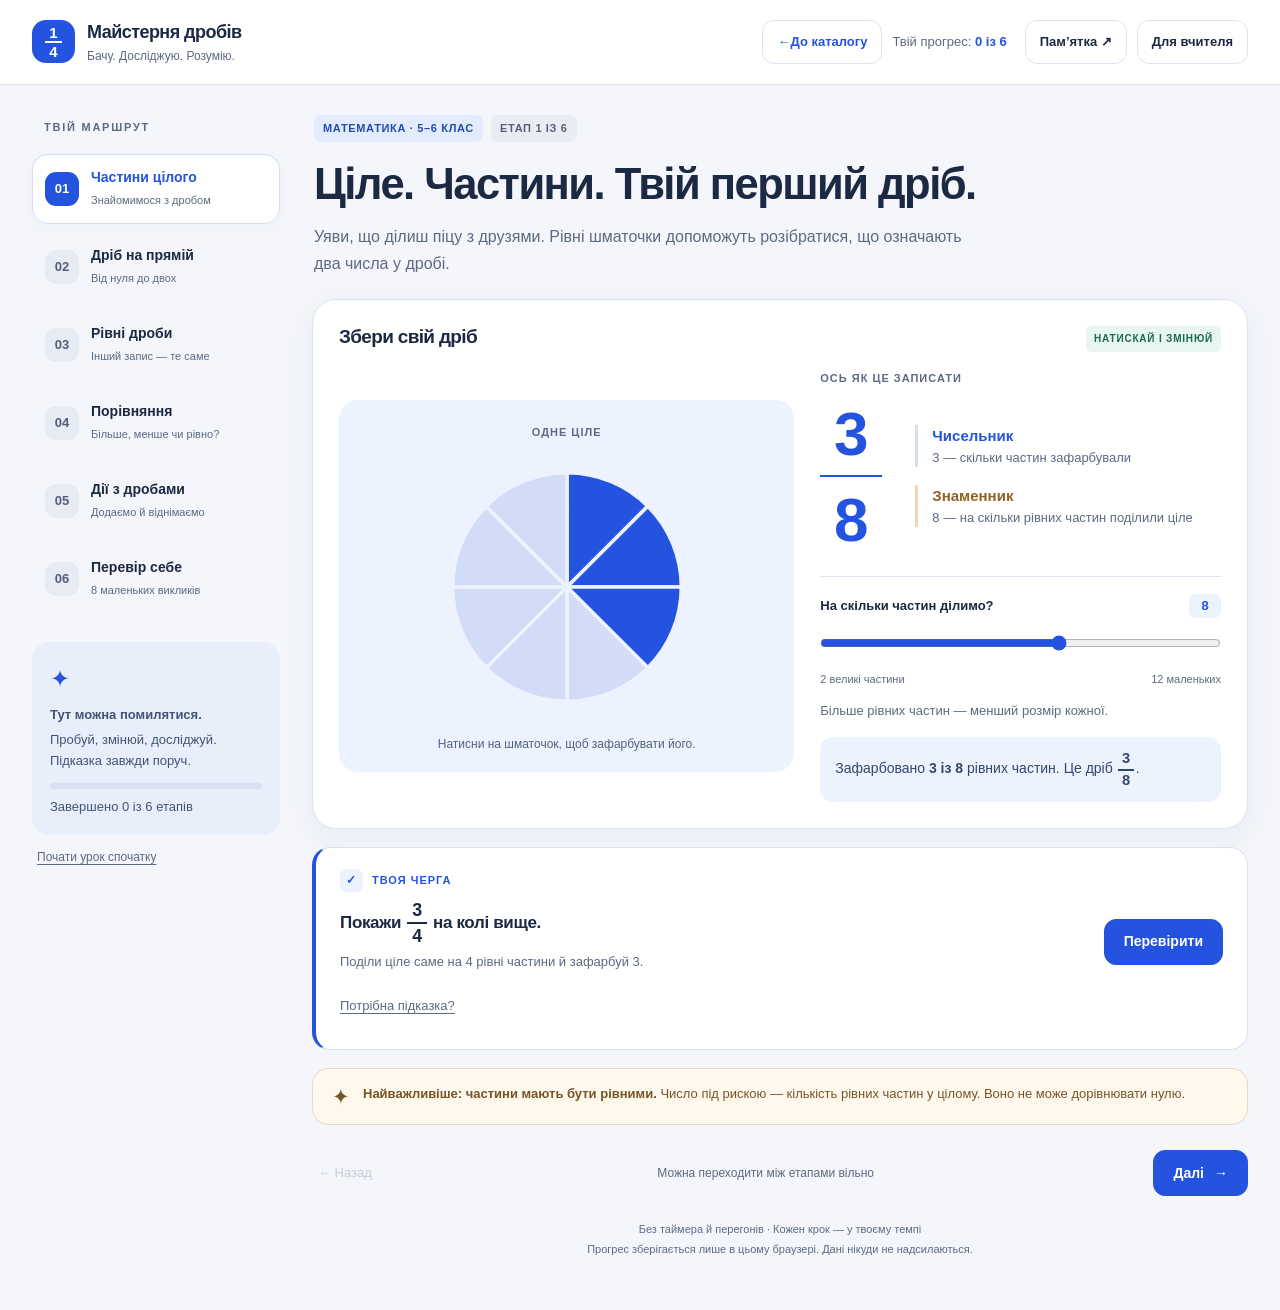
<file: activities/math/05-fractions-workshop/index.html>
<!doctype html>
<html lang="uk">
<head>
<meta charset="utf-8">
<meta name="viewport" content="width=device-width, initial-scale=1">
<meta name="theme-color" content="#2454df">
<meta name="lesson-version" content="3.0-horizontal-fractions">
<meta name="description" content="Інтерактивний урок про дроби для 5–6 класів: рівні частини, числова пряма, рівні дроби, порівняння, додавання та самоперевірка.">
<title>Майстерня дробів • Інтерактивний урок</title>
<style>
:root{--bg:#f4f6fb;--paper:#fff;--ink:#1c2942;--muted:#5c6a82;--line:#dce3ef;--blue:#2454df;--blue-dark:#173faf;--blue-soft:#edf2ff;--orange:#f7ad54;--orange-soft:#fff4e4;--green:#186a51;--green-soft:#e9f6ef;--red:#a83b36;--red-soft:#fff0ed;--shadow:0 8px 32px #243d7710;--radius:24px}
*{box-sizing:border-box}html{scroll-behavior:smooth}body{margin:0;background:var(--bg);color:var(--ink);font-family:Inter,ui-sans-serif,-apple-system,BlinkMacSystemFont,"Segoe UI",sans-serif;font-size:16px;line-height:1.55}button,input,select{font:inherit}button,a,input,select{-webkit-tap-highlight-color:transparent}button{cursor:pointer;color:inherit}button:disabled{cursor:default}a{color:var(--blue)}button:focus-visible,a:focus-visible,input:focus-visible,select:focus-visible,summary:focus-visible,[tabindex]:focus-visible{outline:3px solid #db8019;outline-offset:4px}button{touch-action:manipulation}h1,h2,h3,p{margin-top:0}h1,h2,h3{line-height:1.2;letter-spacing:-.035em}h1{font-size:clamp(30px,3.4vw,46px);margin-bottom:14px;font-weight:800}h2{font-size:23px;margin-bottom:12px}h3{font-size:18px;letter-spacing:-.015em;margin-bottom:10px}p{margin-bottom:12px}strong{font-weight:750}.muted{color:var(--muted)}.small{font-size:13px}.sr-only{position:absolute;width:1px;height:1px;overflow:hidden;clip:rect(0,0,0,0);white-space:nowrap}.skip-link{position:fixed;top:10px;left:16px;padding:12px 18px;background:white;z-index:100;border-radius:10px;clip-path:inset(50%);width:1px;height:1px;overflow:hidden;white-space:nowrap}.skip-link:focus{clip-path:none;width:auto;height:auto;overflow:visible}
.topbar{background:#fff;border-bottom:1px solid var(--line)}.topbar-inner{max-width:1320px;margin:auto;min-height:84px;display:flex;align-items:center;justify-content:space-between;gap:20px;padding:15px 32px}.brand{display:flex;align-items:center;gap:12px}.brand-icon{width:43px;height:43px;border-radius:14px;background:var(--blue);display:grid;place-content:center;color:white;font-size:26px;font-weight:700;line-height:1}.brand-icon .fraction{font-size:15px;line-height:1}.brand-icon .fraction .num{padding-bottom:.08em}.brand-icon .fraction .den{padding-top:.08em}.brand-title{font-weight:800;font-size:18px;letter-spacing:-.03em}.brand-note{font-size:12px;color:var(--muted)}.top-actions{display:flex;align-items:center;gap:10px}.quiet-btn{border:1px solid var(--line);background:white;border-radius:12px;min-height:44px;padding:8px 14px;font-size:13px;font-weight:650}.quiet-btn:hover{background:var(--blue-soft);border-color:#b6c7f9}.progress-summary{font-size:13px;color:var(--muted);margin-right:8px}.progress-summary strong{color:var(--blue)}
.layout{max-width:1320px;margin:auto;display:grid;grid-template-columns:248px minmax(0,1fr);gap:32px;padding:30px 32px 50px}.sidebar{align-self:start;position:sticky;top:24px}.sidebar-label{font-size:11px;font-weight:800;letter-spacing:.16em;color:var(--muted);margin:4px 12px 18px}.steps{display:flex;flex-direction:column;gap:8px}.step{width:100%;text-align:left;display:flex;gap:12px;align-items:center;padding:13px 12px;border-radius:16px;border:1px solid transparent;background:transparent;min-height:70px}.step:hover{background:#e9eef9}.step.active{background:white;border-color:#d3def6;box-shadow:0 3px 14px #273f7a08}.step-number{height:34px;min-width:34px;display:grid;place-items:center;border-radius:11px;background:#e7ebf4;color:#546078;font-size:13px;font-weight:750}.active .step-number{background:var(--blue);color:white}.step.done .step-number{background:var(--green-soft);color:var(--green)}.step-title{font-size:14px;line-height:1.25;font-weight:700;display:block}.step-subtitle{display:block;color:var(--muted);font-size:11px;margin-top:5px}.active .step-title{color:var(--blue)}.side-note{margin-top:28px;background:#e9eefb;padding:18px;border-radius:18px;font-size:13px;color:#425477}.side-note .note-symbol{font-size:24px;margin-bottom:8px;color:var(--blue)}.side-note p{margin:0}.side-note strong{display:block;margin-bottom:5px}.overall-track{height:6px;background:#d9e1f4;overflow:hidden;border-radius:9px;margin:12px 0 8px}.overall-fill{height:100%;width:0;background:var(--blue);transition:width .35s}.reset-btn{border:none;background:transparent;padding:12px 5px;color:var(--muted);text-decoration:underline;text-underline-offset:3px;font-size:12px;min-height:44px}.reset-btn:hover{color:var(--red)}
main{min-width:0}.lesson-head{padding:0 2px 22px}.eyebrow{display:flex;flex-wrap:wrap;gap:8px;align-items:center;margin-bottom:16px}.tag{border-radius:7px;padding:5px 9px;background:#e3ebfe;color:#244baf;font-weight:750;font-size:11px;letter-spacing:.06em}.tag.soft{background:#e9ecf2;color:#556078}.lesson-intro{font-size:16px;max-width:660px;color:var(--muted);margin-bottom:0;line-height:1.65}.card{background:white;border:1px solid var(--line);border-radius:var(--radius);box-shadow:var(--shadow);padding:26px;margin-bottom:18px}.card-heading{display:flex;gap:10px;align-items:flex-start;justify-content:space-between;margin-bottom:18px}.card-heading h2{font-size:19px;margin:0}.card-kicker{font-size:12px;font-weight:650;color:var(--muted)}.interactive-tag{font-size:10px;letter-spacing:.08em;color:var(--green);background:var(--green-soft);border-radius:6px;padding:5px 8px;white-space:nowrap;font-weight:800}.lab-layout{display:grid;grid-template-columns:minmax(230px,1fr) minmax(210px,.88fr);gap:26px;align-items:center}.circle-area{background:var(--blue-soft);border-radius:19px;padding:24px 18px 18px;text-align:center;position:relative}.circle-wrap{max-width:268px;margin:auto}.fraction-circle{width:100%;height:auto;display:block;overflow:visible}.slice{transition:fill .18s,filter .15s;cursor:pointer}.slice:hover{filter:brightness(1.09)}.slice:focus{outline:none;stroke:#152648;stroke-width:5}.circle-caption{font-size:12px;margin:14px 0 0;color:#52627f}.mini-label{display:block;color:var(--muted);font-size:11px;letter-spacing:.09em;font-weight:750;text-transform:uppercase;margin-bottom:12px}.fraction{display:inline-flex;flex-direction:column;align-items:center;justify-content:center;vertical-align:middle;line-height:1.12;font-weight:700;min-width:1.1em;text-align:center;white-space:nowrap;font-variant-numeric:tabular-nums}.fraction .num{display:block;border-bottom:2px solid currentColor;min-width:100%;padding:0 .13em .12em}.fraction .den{display:block;padding:.12em .13em 0}.fraction-inline{font-size:1.05em;margin:0 .1em}.mixed-number.line-mixed{font-size:35px;color:var(--blue)}.mixed-number.line-mixed>span:first-child{font-size:44px}.mixed-number{display:inline-flex;align-items:center;gap:.22em;vertical-align:middle;white-space:nowrap;line-height:1.12;font-weight:700;font-variant-numeric:tabular-nums;break-inside:avoid}.fraction.big{font-size:62px;min-width:62px}.fraction.medium{font-size:35px}.fraction.blue{color:var(--blue)}.fraction.orange{color:#aa5700}.fraction-explainer{display:grid;grid-template-columns:75px 1fr;gap:20px;align-items:center;margin:4px 0 22px}.number-notes{display:grid;gap:18px}.number-note{font-size:13px;line-height:1.5;position:relative;padding-left:14px;border-left:3px solid #d4ddf4}.number-note strong{display:block;font-size:15px;color:var(--blue)}.number-note.bottom strong{color:#916025}.number-note.bottom{border-color:#f5d6ac}.number-notes span{color:var(--muted)}.callout{border-radius:13px;background:var(--blue-soft);padding:13px 15px;color:#34466c;font-size:14px;line-height:1.6;margin-top:16px}.callout.warm{background:var(--orange-soft);color:#785126}.callout strong{color:inherit}.control-block{padding-top:17px;border-top:1px solid var(--line)}.control-label{display:flex;align-items:center;justify-content:space-between;gap:12px;font-size:13px;font-weight:700}.value-pill{display:inline-flex;align-items:center;justify-content:center;min-width:32px;padding:2px 8px;border-radius:7px;background:var(--blue-soft);color:var(--blue);font-weight:750}.range{width:100%;height:40px;accent-color:var(--blue);margin:5px 0;cursor:pointer}.range-ends{display:flex;justify-content:space-between;color:var(--muted);font-size:11px}.hintline{font-size:13px;color:var(--muted);margin-top:13px;margin-bottom:0}.practice{background:#fff;border:1px solid var(--line);border-left:4px solid var(--blue);border-radius:18px;padding:21px 24px;margin-bottom:18px}.practice-header{display:flex;align-items:center;gap:9px;margin-bottom:8px;font-size:11px;font-weight:800;letter-spacing:.09em;color:var(--blue)}.practice-icon{width:23px;height:23px;border-radius:7px;background:var(--blue-soft);display:grid;place-items:center;font-size:12px}.practice h3{font-size:17px;letter-spacing:-.02em;line-height:1.5;margin-bottom:6px}.practice p{color:var(--muted);font-size:13px;margin-bottom:12px}.practice-row{display:flex;align-items:center;justify-content:space-between;gap:16px;flex-wrap:wrap}.primary-btn{border:1px solid var(--blue);color:white;background:var(--blue);min-height:46px;padding:10px 19px;border-radius:12px;font-size:14px;font-weight:700;display:inline-flex;align-items:center;justify-content:center;gap:10px;transition:background .15s,transform .15s}.primary-btn:hover{background:var(--blue-dark);border-color:var(--blue-dark)}.primary-btn:active{transform:translateY(1px)}.primary-btn:disabled{opacity:.5;transform:none}.secondary-btn{background:#fff;color:var(--blue);border:1px solid #cbd7f7;border-radius:12px;min-height:46px;padding:10px 17px;font-size:14px;font-weight:700}.secondary-btn:hover{background:var(--blue-soft)}.feedback{border-radius:12px;padding:13px 15px;margin-top:14px;font-size:14px;line-height:1.55;background:var(--orange-soft);color:#77430d}.feedback:empty{display:none}.feedback.success{background:var(--green-soft);color:#16583f}.feedback.error{background:var(--orange-soft);color:#77430d}.feedback strong{display:block;margin-bottom:3px}.hint-btn{border:0;background:transparent;color:var(--muted);font-size:13px;text-decoration:underline;text-underline-offset:3px;padding:10px 0;min-height:44px}.hint-text{background:#f4f6fa;border-radius:10px;font-size:13px;padding:12px 14px;margin-top:8px;color:var(--muted)}.takeaway{display:flex;gap:13px;padding:15px 19px;border:1px solid #e8d8bf;background:#fff8ec;border-radius:16px;color:#785427;font-size:13px;margin-bottom:18px}.takeaway .symbol{font-size:21px;line-height:1.2}.takeaway p{margin:0}.lesson-footer{display:flex;align-items:center;justify-content:space-between;gap:16px;padding:7px 0 0}.lesson-footer .footer-note{font-size:12px;color:var(--muted);text-align:center}.back-btn{border:0;background:transparent;padding:10px 6px;font-size:13px;color:var(--muted);min-height:44px}.back-btn:disabled{opacity:.3}.footer-meta{text-align:center;font-size:11px;color:var(--muted);margin-top:24px;line-height:1.8}
.segmented{display:flex;padding:4px;background:#edf1f8;border-radius:12px;gap:4px;flex-wrap:wrap}.seg-btn{border:0;background:transparent;padding:8px 13px;min-height:42px;border-radius:9px;color:var(--muted);font-size:13px;font-weight:700}.seg-btn.active{background:white;color:var(--blue);box-shadow:0 2px 7px #20336612}.segmented.small-segs .seg-btn{min-height:38px;font-size:12px}.bar-stack{display:grid;gap:18px}.bar-row{display:grid;grid-template-columns:63px 1fr;gap:16px;align-items:center}.bar-row.single{grid-template-columns:1fr}.bar-label{color:var(--muted);font-size:12px;display:flex;justify-content:space-between;margin-bottom:8px}.fraction-bar{display:grid;grid-template-columns:repeat(var(--parts),minmax(0,1fr));width:100%;height:60px;gap:3px;border:2px solid #ccd8f2;border-radius:13px;padding:4px;background:#f0f3fa;overflow:hidden}.bar-piece{border-radius:4px;background:#e0e6f1;min-width:0;transition:background .18s}.bar-piece.filled{background:var(--blue)}.bar-piece.orange{background:var(--orange)}.bar-piece.removed{background:repeating-linear-gradient(135deg,#e4eaff 0,#e4eaff 5px,#8caae6 5px,#8caae6 7px);border:1px dashed #5578bb}.bar-fraction{text-align:center}.two-wholes{display:grid;grid-template-columns:1fr 1fr;gap:16px;margin:12px 0 28px}.equation{display:flex;align-items:center;justify-content:center;gap:17px;font-size:30px;font-weight:700;min-height:96px;flex-wrap:wrap}.equation .op{font-weight:450;color:#6a7890}.equation .whole-number{font-size:44px;color:var(--blue)}.result-badge{display:inline-flex;align-items:center;gap:10px;background:var(--blue-soft);padding:12px 18px;border-radius:16px;color:var(--blue)}.type-badge{text-align:center;font-size:12px;font-weight:700;color:var(--blue);background:var(--blue-soft);width:fit-content;margin:8px auto 22px;padding:6px 12px;border-radius:8px}.numberline{padding:8px 5px 0;margin:5px 0 18px}.line-ticks{display:flex;justify-content:space-between;gap:0;margin:0 8px;font-size:11px;color:var(--muted)}.line-ticks>span{position:relative;min-width:16px;display:flex;align-items:center;justify-content:center;text-align:center;transform:translateX(0);padding-top:8px;min-height:43px;line-height:1.3}.line-ticks>span:before{content:"";position:absolute;top:-2px;left:50%;height:6px;width:1px;background:#7285aa}.line-ticks>span.major{font-weight:800;color:var(--ink);font-size:14px}.line-ticks>span.major:before{height:9px;width:2px}.line-ticks .fraction-inline{font-size:1em;margin:0}.bar-label{align-items:center;gap:6px;min-height:2.6em}.value-pill:has(.fraction){padding:4px 8px}.two-col{display:grid;grid-template-columns:1fr 1fr;gap:18px}.inline-select{min-height:42px;border:1px solid #cdd6e8;border-radius:10px;padding:7px 32px 7px 12px;background:white;color:var(--ink);font-size:13px;max-width:100%}.multiply-note{display:flex;align-items:center;gap:8px;justify-content:center;font-size:12px;color:var(--muted);margin:5px 0 20px}.multiply-note span{padding:4px 9px;background:#fff2dc;border-radius:7px;color:#84521e;font-weight:700}.answer-row{display:flex;gap:14px;align-items:center;flex-wrap:wrap}.answer-input{width:66px;height:44px;border:2px solid #cdd8f2;border-radius:9px;background:#fff;text-align:center;font-size:23px;font-weight:700;color:var(--blue);padding:3px 6px}.answer-input:focus{border-color:var(--blue)}.answer-fraction{display:inline-flex;flex-direction:column;align-items:center;gap:5px}.answer-fraction .fraction-rule{height:2px;width:70px;background:var(--ink)}.answer-static-den{font-size:23px;font-weight:700;line-height:1.3;min-height:32px;display:flex;align-items:center;justify-content:center}.question-equation{font-size:26px;display:flex;align-items:center;gap:14px;margin:14px 0}.compare-pair{display:grid;grid-template-columns:1fr 90px 1fr;gap:16px;align-items:center;margin-bottom:24px}.compare-fraction{background:var(--blue-soft);border-radius:17px;padding:20px;text-align:center}.compare-fraction.right{background:var(--orange-soft)}.compare-question{border:2px dashed #c8d3e9;height:68px;border-radius:17px;display:grid;place-items:center;font-size:32px;color:#66799f}.compare-answers{display:flex;justify-content:center;gap:14px;margin:22px 0 10px}.sign-btn{font-size:28px;font-weight:700;width:72px;height:62px;background:white;border:2px solid #cdd8ee;border-radius:14px;color:var(--blue)}.sign-btn:hover:not(:disabled){background:var(--blue-soft);border-color:var(--blue)}.sign-btn.correct{background:var(--green-soft);border-color:var(--green);color:var(--green)}.exercise-dots{display:flex;gap:7px;align-items:center}.exercise-dot{width:34px;height:34px;border-radius:10px;border:1px solid #d1dbed;background:#fff;font-size:12px;font-weight:700}.exercise-dot.current{background:var(--blue);border-color:var(--blue);color:white}.exercise-dot.solved{background:var(--green-soft);color:var(--green);border-color:#bcdcca}.panel-foot{display:flex;justify-content:space-between;align-items:center;gap:14px;margin-top:14px}.legend{display:flex;flex-wrap:wrap;gap:16px;align-items:center;font-size:12px;color:var(--muted);margin:12px 0}.legend-item{display:inline-flex;gap:7px;align-items:center}.legend-dot{height:10px;width:10px;border-radius:3px;background:var(--blue)}.legend-dot.orange{background:var(--orange)}.legend-dot.removed{background:repeating-linear-gradient(135deg,#e4eaff 0,#e4eaff 2px,#5578bb 2px,#5578bb 3px)}.lab-controls{display:grid;grid-template-columns:1fr 1fr;gap:22px;margin:20px 0}.details-card{background:#fff;border:1px solid var(--line);padding:0 20px;border-radius:16px;margin:0 0 18px}.details-card summary{padding:16px 0;cursor:pointer;font-size:14px;font-weight:750;list-style:none;display:flex;justify-content:space-between;gap:12px}.details-card summary::after{content:"+";font-size:20px;color:var(--blue);line-height:1}.details-card[open] summary::after{content:"−"}.details-card p{font-size:14px;color:var(--muted)}.details-card .details-body{padding:0 0 16px}.quiz-count{font-size:13px;font-weight:700;color:var(--muted)}.quiz-track{height:6px;background:#e6ecf9;border-radius:8px;overflow:hidden;margin:12px 0 25px}.quiz-track-fill{background:var(--blue);height:100%;transition:width .25s}.quiz-question{font-size:22px;line-height:1.5;margin-bottom:24px;letter-spacing:-.025em}.quiz-options{display:grid;grid-template-columns:1fr 1fr;gap:12px}.quiz-option{display:flex;align-items:center;justify-content:flex-start;gap:14px;min-height:83px;border:2px solid #dce3f0;background:white;border-radius:15px;padding:15px;text-align:left;font-size:17px;font-weight:650;line-height:1.45}.option-letter{height:28px;min-width:28px;border-radius:8px;display:grid;place-items:center;background:#eef1f7;color:var(--muted);font-size:11px;font-weight:750}.quiz-option:hover:not(:disabled){background:var(--blue-soft);border-color:#9fb7f5}.quiz-option.correct{background:var(--green-soft);border-color:#65a189;color:#155a42}.quiz-option.correct .option-letter{background:#cde9db;color:#155a42}.quiz-option.wrong{background:#fff5e9;border-color:#d9a35e;color:#865216}.quiz-option:disabled:not(.correct){opacity:.65}.quiz-option .fraction{font-size:23px}.quiz-actions{display:flex;align-items:center;justify-content:space-between;gap:14px;margin-top:22px}.celebration{text-align:center;padding:15px 10px 22px}.medal{width:90px;height:90px;display:grid;place-items:center;border-radius:28px;background:#eaf0ff;color:var(--blue);font-size:45px;margin:0 auto 22px;transform:rotate(-5deg);border:1px solid #d4e0fd}.celebration h2{font-size:32px}.score-grid{display:grid;grid-template-columns:1fr 1fr;gap:14px;margin:24px auto;max-width:440px}.score-tile{border:1px solid var(--line);background:#f7f9fe;border-radius:18px;padding:17px 12px;font-size:12px;color:var(--muted)}.score-tile strong{display:block;font-size:32px;color:var(--blue);margin-bottom:4px}.review-links{display:flex;flex-wrap:wrap;justify-content:center;gap:8px;margin:15px 0 25px}.review-link{border:1px solid #d0dbf5;border-radius:10px;padding:10px 13px;background:white;color:var(--blue);min-height:44px;font-size:12px}.summary-actions{display:flex;flex-wrap:wrap;justify-content:center;gap:10px}.completed-pill{display:inline-block;color:var(--green);font-size:12px;background:var(--green-soft);padding:5px 10px;border-radius:7px;font-weight:700}
dialog{border:1px solid var(--line);border-radius:22px;padding:0;width:calc(100% - 32px);max-width:670px;max-height:88vh;color:var(--ink);box-shadow:0 20px 80px #14264f40}dialog::backdrop{background:#16264377;backdrop-filter:blur(4px)}.dialog-inner{padding:28px}.dialog-top{display:flex;align-items:center;justify-content:space-between;gap:14px;margin-bottom:18px}.dialog-top h2{margin:0}.close-btn{border:1px solid var(--line);background:#fff;border-radius:10px;min-width:44px;height:44px;font-size:22px}.teacher-rows{display:grid;gap:12px;margin:20px 0}.teacher-row{display:grid;grid-template-columns:28px 1fr;gap:12px;background:#f3f6fd;border-radius:12px;padding:12px;font-size:13px}.teacher-row strong{display:block}.teacher-row .num{color:var(--blue);font-weight:750}.dialog-actions{display:flex;justify-content:flex-end;gap:12px;margin-top:22px}.print-sheet{display:none}.fade-in{animation:appear .25s ease-out}@keyframes appear{from{opacity:0;transform:translateY(5px)}to{opacity:1;transform:translateY(0)}}
.catalog-link{display:inline-flex;align-items:center;justify-content:center;min-width:44px;min-height:44px!important;text-decoration:none;white-space:nowrap}.exercise-dot{min-width:44px;min-height:44px}
@media(min-width:1500px){.layout{padding-top:40px}.card{padding:30px}}
@media(max-width:1050px){.layout{grid-template-columns:212px minmax(0,1fr);gap:22px;padding:24px}.topbar-inner{padding:15px 24px}.step{padding:12px 9px;gap:9px}.lab-layout{gap:18px;grid-template-columns:minmax(180px,1fr) minmax(175px,.95fr)}.circle-area{padding:20px 12px 16px}.fraction-explainer{grid-template-columns:60px 1fr;gap:12px}.fraction.big{font-size:54px}.card{padding:22px}.number-note{padding-left:10px;font-size:12px}.number-note strong{font-size:14px}.progress-summary{display:none}}
@media(max-width:800px){.layout{display:block;padding:18px 20px 35px}.sidebar{position:static;margin-bottom:26px}.sidebar-label,.side-note,.sidebar>.reset-btn{display:none}.steps{flex-direction:row;overflow-x:auto;gap:8px;padding:2px 2px 10px;scrollbar-width:thin}.step{width:auto;min-width:150px;padding:10px;min-height:62px}.step-subtitle{display:none}.step-title{font-size:12px}.step-number{height:30px;min-width:30px;font-size:12px}.topbar-inner{min-height:76px;padding:14px 20px}.brand-title{font-size:16px}.brand-note{font-size:11px}.brand-icon{width:39px;height:39px}.top-actions{gap:7px}.quiet-btn{font-size:12px;padding:8px 11px}.lesson-head{padding-bottom:20px}.eyebrow{margin-bottom:12px}.lab-layout{grid-template-columns:1fr 1fr;gap:24px}.circle-wrap{max-width:240px}.quiz-question{font-size:21px}.footer-meta{margin-top:19px}}
@media(max-width:560px){.topbar-inner{padding:12px 15px;gap:10px}.top-actions .print-trigger{display:none}.catalog-label{display:none}.brand{gap:9px}.brand-title{font-size:15px}.brand-note{font-size:10px}.brand-icon{width:35px;height:35px;border-radius:11px;font-size:23px}.quiet-btn{font-size:11px;padding:7px 10px;min-height:40px}.layout{padding:15px 14px 28px}.sidebar{margin-bottom:18px}.steps{margin-right:-14px;padding-right:14px}.step{min-width:136px;min-height:57px}.step-title{font-size:11px}h1{font-size:31px;line-height:1.16}.lesson-intro{font-size:14px;line-height:1.65}.tag{font-size:10px}.card{padding:18px;border-radius:19px;margin-bottom:14px}.card-heading{margin-bottom:15px;gap:8px}.card-heading h2{font-size:17px}.interactive-tag{font-size:9px;padding:4px 6px}.lab-layout{grid-template-columns:1fr;gap:20px}.circle-area{padding:20px 15px 14px}.circle-wrap{max-width:220px}.circle-caption{margin-top:9px;font-size:11px}.fraction-explainer{grid-template-columns:67px 1fr;max-width:340px;margin:0 auto 19px;gap:21px}.fraction.big{font-size:53px}.number-note{font-size:12px}.number-note strong{font-size:14px}.mini-label{font-size:10px}.practice{padding:18px;border-radius:16px;margin-bottom:14px}.practice-row{gap:12px}.practice-row .primary-btn{width:100%}.practice h3{font-size:16px}.practice p{font-size:12px}.primary-btn,.secondary-btn{font-size:13px;padding:10px 15px}.takeaway{padding:13px 14px;font-size:12px}.lesson-footer{flex-wrap:wrap;gap:8px}.lesson-footer .footer-note{order:3;width:100%;font-size:11px;margin-top:7px}.lesson-footer .primary-btn{margin-left:auto}.two-wholes{gap:10px;margin-bottom:20px}.fraction-bar{height:50px;gap:2px;border-radius:10px;padding:3px}.bar-piece{border-radius:3px}.equation{font-size:25px;gap:12px;min-height:88px}.fraction.medium{font-size:31px}.mixed-number.line-mixed{font-size:31px}.bar-row{grid-template-columns:48px 1fr;gap:10px}.type-badge{font-size:11px}.callout{font-size:13px;padding:12px 13px}.two-col{grid-template-columns:1fr;gap:14px}.compare-pair{grid-template-columns:1fr 56px 1fr;gap:10px;margin-bottom:18px}.compare-fraction{padding:16px 8px}.compare-question{height:56px;font-size:28px;border-radius:13px}.compare-answers{margin:18px 0 8px;gap:10px}.sign-btn{width:66px;height:56px}.exercise-dots{gap:5px}.exercise-dot{width:31px;height:33px}.panel-foot{flex-wrap:wrap}.lab-controls{gap:15px;margin:18px 0}.quiz-options{grid-template-columns:1fr;gap:10px}.quiz-option{min-height:71px;font-size:16px;padding:12px 14px}.quiz-question{font-size:19px;margin-bottom:20px}.quiz-actions{flex-wrap:wrap;gap:10px}.quiz-actions .primary-btn{width:100%}.quiz-actions .muted{font-size:12px}.celebration{padding:8px 0 12px}.celebration h2{font-size:27px}.score-grid{gap:10px}.score-tile{padding:14px 9px;font-size:11px}.score-tile strong{font-size:28px}.dialog-inner{padding:20px}.dialog-top h2{font-size:21px}.question-equation{font-size:24px;gap:10px}.line-ticks{font-size:10px}.seg-btn{padding:8px 10px}.teacher-row{font-size:12px}.footer-meta{font-size:10px}.card-kicker{font-size:11px}}
@media(prefers-reduced-motion:reduce){html{scroll-behavior:auto}*,*::before,*::after{animation:none!important;transition:none!important}}
@media print{body{background:#fff;font-size:11pt;color:#000}.topbar,.layout,dialog,.skip-link{display:none!important}.print-sheet{display:block;max-width:180mm;margin:auto}.print-sheet h1{font-size:26pt}.print-sheet h2{font-size:15pt;margin:17pt 0 7pt}.print-sheet p{margin:5pt 0}.print-sheet .fraction{font-size:11pt}.print-sheet .print-grid{display:grid;grid-template-columns:1fr 1fr;gap:10mm}.print-sheet section{break-inside:avoid}.print-sheet .print-note{border:1px solid #bbb;padding:10pt}.print-sheet .print-answer{font-size:9pt;color:#555;margin-top:15pt}@page{size:A4;margin:17mm}}
</style>
</head>
<body>
<a class="skip-link" href="#lesson-title">Перейти до уроку</a>
<header class="topbar"><div class="topbar-inner">
<div class="brand"><div class="brand-icon" aria-hidden="true"><span class="fraction"><span class="num">1</span><span class="den">4</span></span></div><div><div class="brand-title">Майстерня дробів</div><div class="brand-note">Бачу. Досліджую. Розумію.</div></div></div>
<div class="top-actions"><a class="quiet-btn catalog-link" href="../../../">← <span class="catalog-label">До каталогу</span></a><span class="progress-summary" id="top-progress"></span><button class="quiet-btn print-trigger" data-action="print">Пам’ятка ↗</button><button class="quiet-btn" data-action="teacher">Для вчителя</button></div>
</div></header>
<div class="layout">
<aside class="sidebar" aria-label="Навігація уроком"><div class="sidebar-label">ТВІЙ МАРШРУТ</div><nav class="steps" id="steps" aria-label="Етапи уроку"></nav><div class="side-note"><div class="note-symbol" aria-hidden="true">✦</div><strong>Тут можна помилятися.</strong><p>Пробуй, змінюй, досліджуй. Підказка завжди поруч.</p><div class="overall-track" role="progressbar" aria-label="Прогрес уроку" aria-valuemin="0" aria-valuemax="6" aria-valuenow="0" id="overall-progress"><div class="overall-fill" id="overall-fill"></div></div><div id="side-progress" class="small"></div></div><button class="reset-btn" data-action="reset">Почати урок спочатку</button></aside>
<main id="main"><div id="lesson" class="fade-in"></div><footer class="footer-meta">Без таймера й перегонів · Кожен крок — у твоєму темпі<br><span id="storage-note">Прогрес зберігається лише в цьому браузері. Дані нікуди не надсилаються.</span></footer></main>
</div>
<dialog id="teacher-dialog" aria-labelledby="teacher-title"><div class="dialog-inner"><div class="dialog-top"><h2 id="teacher-title">Урок, який можна торкнутися</h2><button class="close-btn" data-action="close-teacher" aria-label="Закрити">×</button></div><p class="muted">Для учнів 5–6 класів. Мета — зрозуміти зміст дробу, а не лише запам’ятати правила.</p><div class="callout"><strong>Як проводити:</strong> покажіть модель на екрані або запропонуйте учням відкрити сторінку на власних пристроях. Спочатку попросіть передбачити результат, потім перевірити його дією.</div><div class="teacher-rows">
<div class="teacher-row"><span class="num">01</span><div><strong>Частини цілого</strong>Діти ділять коло на рівні частини, обирають частини та пояснюють чисельник і знаменник.</div></div>
<div class="teacher-row"><span class="num">02</span><div><strong>Дріб — це число</strong>Рухаються числовою прямою від 0 до 2. Бачать правильні, неправильні дроби й мішане число.</div></div>
<div class="teacher-row"><span class="num">03</span><div><strong>Різний запис, те саме число</strong>Змінюють поділ смужки, не змінюючи зафарбовану довжину. Множать або ділять обидва члени дробу на те саме ненульове число.</div></div>
<div class="teacher-row"><span class="num">04</span><div><strong>Порівняння</strong>Чотири пари: однакові знаменники, однакові чисельники, рівні дроби та різні знаменники.</div></div>
<div class="teacher-row"><span class="num">05</span><div><strong>Дії з дробами</strong>Додають і віднімають дроби з однаковими знаменниками. Додатковий блок для 6 класу — різні знаменники.</div></div>
<div class="teacher-row"><span class="num">06</span><div><strong>Самоперевірка</strong>Вісім запитань із поясненнями та повторними спробами. Результат показує також відповіді з першої спроби.</div></div>
</div><h3>На що звернути увагу</h3><p class="small muted">Частини мають бути рівними. Порівнюємо однакові цілі. Більший знаменник не означає більший дріб. Під час додавання однакових частин знаменники не додаємо.</p><p class="small muted">Усі етапи відкриті: можна змінювати порядок. Позначка ✓ з’являється після виконання завдання етапу. Прогрес індивідуальний для браузера; збору результатів класу немає. Сторінка не потребує інтернету чи реєстрації. Кнопка «Пам’ятка» відкриває друк стислого конспекту.</p><div class="dialog-actions"><button class="secondary-btn" data-action="reset">Скинути прогрес</button><button class="primary-btn" data-action="print">Друкувати пам’ятку</button></div></div></dialog>
<dialog id="reset-dialog" aria-labelledby="reset-title"><div class="dialog-inner"><h2 id="reset-title">Почати з чистого аркуша?</h2><p class="muted">Буде видалено лише прогрес цього уроку в цьому браузері. Усі завдання знову стануть невиконаними.</p><div class="dialog-actions"><button class="secondary-btn" data-action="cancel-reset">Залишити прогрес</button><button class="primary-btn" data-action="confirm-reset">Почати спочатку</button></div></div></dialog>
<article class="print-sheet"><div class="small">МАТЕМАТИКА · 5–6 КЛАС</div><h1>Майстерня дробів</h1><p>Пам’ятка: від рівних частин до дій із дробами</p><div class="print-grid"><section><h2>1. Що означає дріб?</h2><p><strong><span class="fraction fraction-inline" role="math" aria-label="3 поділити на 4"><span class="num" aria-hidden="true">3</span><span class="den" aria-hidden="true">4</span></span></strong> — узяли 3 з 4 рівних частин одного цілого.</p><p><strong>Чисельник</strong> — скільки частин узяли.<br><strong>Знаменник</strong> — на скільки рівних частин поділили ціле. Знаменник не дорівнює нулю.</p><h2>2. Дріб — число</h2><p><span class="fraction fraction-inline" role="math" aria-label="3 поділити на 4"><span class="num" aria-hidden="true">3</span><span class="den" aria-hidden="true">4</span></span> &lt; 1 — правильний дріб.<br><span class="fraction fraction-inline" role="math" aria-label="4 поділити на 4"><span class="num" aria-hidden="true">4</span><span class="den" aria-hidden="true">4</span></span> = 1.<br><span class="fraction fraction-inline" role="math" aria-label="7 поділити на 4"><span class="num" aria-hidden="true">7</span><span class="den" aria-hidden="true">4</span></span> = <span class="mixed-number fraction-inline" role="math" aria-label="1 цілих і 3 поділити на 4"><span aria-hidden="true">1</span><span class="fraction " role="math" aria-label="3 поділити на 4"><span class="num" aria-hidden="true">3</span><span class="den" aria-hidden="true">4</span></span></span> — неправильний дріб, записаний мішаним числом.</p><h2>3. Рівні дроби</h2><p><span class="fraction fraction-inline" role="math" aria-label="1 поділити на 2"><span class="num" aria-hidden="true">1</span><span class="den" aria-hidden="true">2</span></span> = <span class="fraction fraction-inline" role="math" aria-label="2 поділити на 4"><span class="num" aria-hidden="true">2</span><span class="den" aria-hidden="true">4</span></span> = <span class="fraction fraction-inline" role="math" aria-label="3 поділити на 6"><span class="num" aria-hidden="true">3</span><span class="den" aria-hidden="true">6</span></span>.</p><p>Множимо або ділимо чисельник і знаменник на те саме ненульове число. Під час скорочення ділимо їх на спільний дільник.</p><p><span class="fraction fraction-inline" role="math" aria-label="6 поділити на 8"><span class="num" aria-hidden="true">6</span><span class="den" aria-hidden="true">8</span></span> = <span class="fraction fraction-inline" role="math" aria-label="3 поділити на 4"><span class="num" aria-hidden="true">3</span><span class="den" aria-hidden="true">4</span></span> (поділили обидва на 2).</p></section><section><h2>4. Як порівняти?</h2><p>Однакові знаменники: порівняй чисельники. <span class="fraction fraction-inline" role="math" aria-label="2 поділити на 7"><span class="num" aria-hidden="true">2</span><span class="den" aria-hidden="true">7</span></span> &lt; <span class="fraction fraction-inline" role="math" aria-label="5 поділити на 7"><span class="num" aria-hidden="true">5</span><span class="den" aria-hidden="true">7</span></span>.</p><p>Однакові додатні чисельники: менший знаменник — більші частини. <span class="fraction fraction-inline" role="math" aria-label="3 поділити на 4"><span class="num" aria-hidden="true">3</span><span class="den" aria-hidden="true">4</span></span> &gt; <span class="fraction fraction-inline" role="math" aria-label="3 поділити на 8"><span class="num" aria-hidden="true">3</span><span class="den" aria-hidden="true">8</span></span>.</p><p>Різні знаменники: зведи до спільного знаменника. <span class="fraction fraction-inline" role="math" aria-label="2 поділити на 3"><span class="num" aria-hidden="true">2</span><span class="den" aria-hidden="true">3</span></span> = <span class="fraction fraction-inline" role="math" aria-label="8 поділити на 12"><span class="num" aria-hidden="true">8</span><span class="den" aria-hidden="true">12</span></span> &lt; <span class="fraction fraction-inline" role="math" aria-label="9 поділити на 12"><span class="num" aria-hidden="true">9</span><span class="den" aria-hidden="true">12</span></span> = <span class="fraction fraction-inline" role="math" aria-label="3 поділити на 4"><span class="num" aria-hidden="true">3</span><span class="den" aria-hidden="true">4</span></span>.</p><h2>5. Додавання й віднімання</h2><p>З однаковими знаменниками додаємо або віднімаємо чисельники. Знаменник залишаємо.</p><p><span class="fraction fraction-inline" role="math" aria-label="2 поділити на 9"><span class="num" aria-hidden="true">2</span><span class="den" aria-hidden="true">9</span></span> + <span class="fraction fraction-inline" role="math" aria-label="4 поділити на 9"><span class="num" aria-hidden="true">4</span><span class="den" aria-hidden="true">9</span></span> = <span class="fraction fraction-inline" role="math" aria-label="6 поділити на 9"><span class="num" aria-hidden="true">6</span><span class="den" aria-hidden="true">9</span></span> = <span class="fraction fraction-inline" role="math" aria-label="2 поділити на 3"><span class="num" aria-hidden="true">2</span><span class="den" aria-hidden="true">3</span></span>.<br><span class="fraction fraction-inline" role="math" aria-label="7 поділити на 10"><span class="num" aria-hidden="true">7</span><span class="den" aria-hidden="true">10</span></span> − <span class="fraction fraction-inline" role="math" aria-label="3 поділити на 10"><span class="num" aria-hidden="true">3</span><span class="den" aria-hidden="true">10</span></span> = <span class="fraction fraction-inline" role="math" aria-label="4 поділити на 10"><span class="num" aria-hidden="true">4</span><span class="den" aria-hidden="true">10</span></span> = <span class="fraction fraction-inline" role="math" aria-label="2 поділити на 5"><span class="num" aria-hidden="true">2</span><span class="den" aria-hidden="true">5</span></span>.</p><h2>Крок далі</h2><p>Різні знаменники? Спочатку знайди однакові частини: <span class="fraction fraction-inline" role="math" aria-label="1 поділити на 2"><span class="num" aria-hidden="true">1</span><span class="den" aria-hidden="true">2</span></span> + <span class="fraction fraction-inline" role="math" aria-label="1 поділити на 4"><span class="num" aria-hidden="true">1</span><span class="den" aria-hidden="true">4</span></span> = <span class="fraction fraction-inline" role="math" aria-label="2 поділити на 4"><span class="num" aria-hidden="true">2</span><span class="den" aria-hidden="true">4</span></span> + <span class="fraction fraction-inline" role="math" aria-label="1 поділити на 4"><span class="num" aria-hidden="true">1</span><span class="den" aria-hidden="true">4</span></span> = <span class="fraction fraction-inline" role="math" aria-label="3 поділити на 4"><span class="num" aria-hidden="true">3</span><span class="den" aria-hidden="true">4</span></span>.</p></section></div><div class="print-note"><strong>Перевір себе</strong><p>① Запиши дріб: 5 із 8 рівних частин. ② Доповни: <span class="fraction fraction-inline" role="math" aria-label="2 поділити на 3"><span class="num" aria-hidden="true">2</span><span class="den" aria-hidden="true">3</span></span> = <span class="fraction fraction-inline" role="math" aria-label="? поділити на 12"><span class="num" aria-hidden="true">?</span><span class="den" aria-hidden="true">12</span></span>.<br>③ Порівняй: <span class="fraction fraction-inline" role="math" aria-label="4 поділити на 5"><span class="num" aria-hidden="true">4</span><span class="den" aria-hidden="true">5</span></span> і <span class="fraction fraction-inline" role="math" aria-label="4 поділити на 9"><span class="num" aria-hidden="true">4</span><span class="den" aria-hidden="true">9</span></span>. ④ Обчисли: <span class="fraction fraction-inline" role="math" aria-label="3 поділити на 8"><span class="num" aria-hidden="true">3</span><span class="den" aria-hidden="true">8</span></span> + <span class="fraction fraction-inline" role="math" aria-label="2 поділити на 8"><span class="num" aria-hidden="true">2</span><span class="den" aria-hidden="true">8</span></span>.<br>⑤ Запиши мішаним числом: <span class="fraction fraction-inline" role="math" aria-label="9 поділити на 4"><span class="num" aria-hidden="true">9</span><span class="den" aria-hidden="true">4</span></span>. ⑥ Скороти: <span class="fraction fraction-inline" role="math" aria-label="6 поділити на 10"><span class="num" aria-hidden="true">6</span><span class="den" aria-hidden="true">10</span></span>.</p></div><p class="print-answer">Відповіді: ① <span class="fraction fraction-inline" role="math" aria-label="5 поділити на 8"><span class="num" aria-hidden="true">5</span><span class="den" aria-hidden="true">8</span></span>; ② 8; ③ <span class="fraction fraction-inline" role="math" aria-label="4 поділити на 5"><span class="num" aria-hidden="true">4</span><span class="den" aria-hidden="true">5</span></span> &gt; <span class="fraction fraction-inline" role="math" aria-label="4 поділити на 9"><span class="num" aria-hidden="true">4</span><span class="den" aria-hidden="true">9</span></span>; ④ <span class="fraction fraction-inline" role="math" aria-label="5 поділити на 8"><span class="num" aria-hidden="true">5</span><span class="den" aria-hidden="true">8</span></span>; ⑤ <span class="mixed-number fraction-inline" role="math" aria-label="2 цілих і 1 поділити на 4"><span aria-hidden="true">2</span><span class="fraction " role="math" aria-label="1 поділити на 4"><span class="num" aria-hidden="true">1</span><span class="den" aria-hidden="true">4</span></span></span>; ⑥ <span class="fraction fraction-inline" role="math" aria-label="3 поділити на 5"><span class="num" aria-hidden="true">3</span><span class="den" aria-hidden="true">5</span></span>.</p></article>
<noscript><p style="padding:24px">Для інтерактивних завдань увімкни JavaScript у браузері. Пояснення доступні у друкованій пам’ятці.</p></noscript>
<script>
'use strict';
// This lesson has no external dependencies and never sends student data anywhere.
// Display contract: every numeric fraction uses frac(), and mixed numbers use mixed().
// Never use slash notation in learner-visible strings, hints, feedback, or print content.
const STORAGE_KEY = 'fraction-workshop-uk-v1';
const lessonNames = ['Частини цілого','Дріб на прямій','Рівні дроби','Порівняння','Дії з дробами','Перевір себе'];
const lessonSubs = ['Знайомимося з дробом','Від нуля до двох','Інший запис — те саме','Більше, менше чи рівно?','Додаємо й віднімаємо','8 маленьких викликів'];
const titles = ['Ціле. Частини. Твій перший дріб.','Дріб — це теж число.','Різний запис. Та сама частина.','Який дріб більший?','Частини можна об’єднувати.','Перевір себе без поспіху.'];
const intros = [
'Уяви, що ділиш піцу з друзями. Рівні шматочки допоможуть розібратися, що означають два числа у дробі.',
'Дроби живуть не лише на піці, а й на числовій прямій. Вони можуть бути меншими за 1, дорівнювати 1 або бути більшими за 1.',
'Половину можна поділити на дрібніші шматочки. Шматочків стане більше, але сама половина не збільшиться.',
'Порівнюй дроби за допомогою однакових смужок. Дивись не лише на числа, а й на розмір частин.',
'Якщо частини однакового розміру, їх легко додавати й віднімати. Досліди модель, а потім перевір правило.',
'Вісім коротких запитань про те, що ти вже дослідив або дослідила. Після кожної відповіді буде пояснення.'];
const comparisonTasks = [
{a:[2,7],b:[5,7],sign:'<',rule:'Однакові знаменники',explain:'Сьомі частини однакового розміру. Дві такі частини — менше, ніж п’ять. За однакових знаменників більший той дріб, у якого більший чисельник.',hint:'Обидві смужки поділені на 7 частин. Порівняй, скільки частин зафарбовано.'},
{a:[3,4],b:[3,8],sign:'>',rule:'Однакові чисельники',explain:'У кожному дробі взяли по три частини. Але чверть більша за одну восьму. За однакових додатних чисельників більший дріб має менший знаменник.',hint:'Коли те саме ціле ділимо на 4 частини, шматочки більші, ніж коли ділимо на 8.'},
{a:[2,3],b:[4,6],sign:'=',rule:'Рівні дроби',explain:`Дві третіх і чотири шостих займають однакову довжину. Помножили чисельник і знаменник ${frac(2,3,'fraction-inline')} на 2 — отримали ${frac(4,6,'fraction-inline')}.`,hint:'Порівняй довжину зафарбованого. Чи зміниться вона, якщо кожну третину поділити навпіл?'},
{a:[2,3],b:[3,4],sign:'<',rule:'Різні знаменники',explain:`Зведемо дроби до однакових частин: ${frac(2,3,'fraction-inline')} = ${frac(8,12,'fraction-inline')}, а ${frac(3,4,'fraction-inline')} = ${frac(9,12,'fraction-inline')}. Вісім дванадцятих менше, ніж дев’ять дванадцятих.`,hint:`Спробуй поділити обидва цілі на 12 частин: ${frac(2,3,'fraction-inline')} = ${frac(8,12,'fraction-inline')}, а ${frac(3,4,'fraction-inline')} = ${frac(9,12,'fraction-inline')}.`}
];
const arithmeticTasks = [
{a:2,b:4,d:9,op:'+',n:6,explain:`2 дев’ятих + 4 дев’ятих = 6 дев’ятих. Знаменник 9 залишився. Дріб ${frac(6,9,'fraction-inline')} можна скоротити до ${frac(2,3,'fraction-inline')}.`},
{a:7,b:3,d:10,op:'−',n:4,explain:`7 десятих − 3 десятих = 4 десятих. Знаменник 10 залишився. Дріб ${frac(4,10,'fraction-inline')} можна скоротити до ${frac(2,5,'fraction-inline')}.`}
];
function frac(n,d,cls=''){return `<span class="fraction ${cls}" role="math" aria-label="${n} поділити на ${d}"><span class="num" aria-hidden="true">${n}</span><span class="den" aria-hidden="true">${d}</span></span>`;}
function mixed(w,n,d,cls=''){return `<span class="mixed-number ${cls}" role="math" aria-label="${w} цілих і ${n} поділити на ${d}"><span aria-hidden="true">${w}</span>${frac(n,d)}</span>`;}
const quizQuestions = [
{q:'Пиріг поділили на 8 рівних шматочків. Узяли 3. Яку частину пирога взяли?',options:[frac(3,8),frac(8,3),frac(3,5),frac(1,3)],correct:0,explain:`Усього 8 рівних частин — це знаменник. Узяли 3 — це чисельник. Отже, ${frac(3,8,'fraction-inline')}.`,topic:0},
{q:`Що показує знаменник 5 у дробі ${frac(2,5,'fraction-inline')}?`,options:['Скільки частин узяли','На скільки рівних частин поділили ціле','Скільки частин залишилося','Скільки цілих маємо'],correct:1,explain:'Знаменник стоїть під рискою. Він показує, на скільки рівних частин поділили ціле. Чисельник 2 показує, скільки таких частин узяли.',topic:0},
{q:`Який із дробів дорівнює ${frac(1,2,'fraction-inline')}?`,options:[frac(2,6),frac(1,4),frac(3,6),frac(2,3)],correct:2,explain:`${frac(3,6,'fraction-inline')} = ${frac(1,2,'fraction-inline')}. І чисельник, і знаменник дробу ${frac(1,2,'fraction-inline')} помножили на 3. Це та сама половина.`,topic:2},
{q:`Обери правильний знак: ${frac(4,9,'fraction-inline')} ☐ ${frac(7,9,'fraction-inline')}.`,options:['<','=','>'],correct:0,explain:`Дев’яті частини однакові за розміром. Чотири частини — менше, ніж сім. Отже, ${frac(4,9,'fraction-inline')} < ${frac(7,9,'fraction-inline')}.`,topic:3},
{q:`Який дріб більший: ${frac(2,3,'fraction-inline')} чи ${frac(2,7,'fraction-inline')}?`,options:[frac(2,7),'Вони рівні',frac(2,3)],correct:2,explain:`В обох дробах узяли по дві частини. Третина більша за одну сьому, тому ${frac(2,3,'fraction-inline')} > ${frac(2,7,'fraction-inline')}. Порівнюємо однакові цілі.`,topic:3},
{q:`Запиши ${frac(7,4,'fraction-inline')} мішаним числом.`,options:[mixed(2,1,4),mixed(1,3,4),mixed(1,1,4),mixed(7,1,4)],correct:1,explain:`${frac(7,4,'fraction-inline')} = ${frac(4,4,'fraction-inline')} + ${frac(3,4,'fraction-inline')} = 1 + ${frac(3,4,'fraction-inline')}. Одне ціле і три чверті, тобто ${mixed(1,3,4,'fraction-inline')}.`,topic:1},
{q:`Скільки буде ${frac(3,10,'fraction-inline')} + ${frac(4,10,'fraction-inline')}?`,options:[frac(7,20),frac(12,10),frac(1,10),frac(7,10)],correct:3,explain:'3 десятих + 4 десятих = 7 десятих. Додаємо чисельники, а знаменник 10 залишаємо.',topic:4},
{q:`Обчисли: ${frac(5,6,'fraction-inline')} − ${frac(2,6,'fraction-inline')}.`,options:[frac(3,12),frac(7,6),frac(3,6),frac(2,3)],correct:2,explain:`5 шостих − 2 шостих = 3 шостих. Це ${frac(3,6,'fraction-inline')}, або ${frac(1,2,'fraction-inline')} після скорочення.`,topic:4}
];
function freshState(){return {version:1,current:0,done:[],pizzaD:8,pizzaSelected:[0,1,2],lineN:3,baseIndex:0,factor:2,equivalentSolved:false,compareIndex:0,compareSolved:[],op:'+',arithD:8,arithA:3,arithB:2,arithIndex:0,arithSolved:[],quizIndex:0,quizAnswers:Array(8).fill(null),quizAttempts:Array(8).fill(0)};}
let storageAvailable=true;
function validInt(v,min,max){return Number.isInteger(v)&&v>=min&&v<=max;}
function uniqueInts(arr,min,max){return Array.isArray(arr)?[...new Set(arr.filter(v=>validInt(v,min,max)))]:[];}
function loadState(){
 const fallback=freshState();
 try{
  const parsed=JSON.parse(localStorage.getItem(STORAGE_KEY)||'null');
  if(!parsed||parsed.version!==1)return fallback;
  const s={...fallback};
  for(const [key,min,max] of [['current',0,5],['pizzaD',2,12],['lineN',0,8],['baseIndex',0,2],['factor',1,4],['compareIndex',0,3],['arithD',2,12],['arithA',0,12],['arithB',0,12],['arithIndex',0,1],['quizIndex',0,8]]){if(validInt(parsed[key],min,max))s[key]=parsed[key];}
  s.op=parsed.op==='−'?'−':'+';
  s.equivalentSolved=parsed.equivalentSolved===true;
  s.done=uniqueInts(parsed.done,0,5);s.pizzaSelected=uniqueInts(parsed.pizzaSelected,0,s.pizzaD-1);s.compareSolved=uniqueInts(parsed.compareSolved,0,3);s.arithSolved=uniqueInts(parsed.arithSolved,0,1);
  s.arithA=Math.min(s.arithA,s.arithD);s.arithB=Math.min(s.arithB,s.op==='+'?s.arithD-s.arithA:s.arithA);
  if(Array.isArray(parsed.quizAnswers)&&parsed.quizAnswers.length===8)s.quizAnswers=parsed.quizAnswers.map((v,i)=>v===quizQuestions[i].correct?v:null);
  if(Array.isArray(parsed.quizAttempts)&&parsed.quizAttempts.length===8)s.quizAttempts=parsed.quizAttempts.map(v=>validInt(v,0,9999)?v:0);
  if(s.quizIndex===8&&s.quizAnswers.some(v=>v===null))s.quizIndex=s.quizAnswers.indexOf(null);
  // Reconcile completion markers against the underlying exercise records.
  if(s.pizzaD!==4||s.pizzaSelected.length!==3)s.done=s.done.filter(v=>v!==0);
  if(s.lineN!==7)s.done=s.done.filter(v=>v!==1);
  if(!s.equivalentSolved)s.done=s.done.filter(v=>v!==2);
  if(s.compareSolved.length!==4)s.done=s.done.filter(v=>v!==3);
  if(s.arithSolved.length!==2)s.done=s.done.filter(v=>v!==4);
  if(s.quizAnswers.some(v=>v===null))s.done=s.done.filter(v=>v!==5);
  return s;
 }catch(e){storageAvailable=false;return fallback;}
}
let state=loadState();
const lesson=document.getElementById('lesson');
function save(){try{localStorage.setItem(STORAGE_KEY,JSON.stringify(state));}catch(e){storageAvailable=false;}updateStorageNote();}
function updateStorageNote(){document.getElementById('storage-note').textContent=storageAvailable?'Прогрес зберігається лише в цьому браузері. Дані нікуди не надсилаються.':'Прогрес доступний до закриття сторінки: браузер не дозволив локальне збереження. Дані нікуди не надсилаються.';}
function gcd(a,b){while(b){[a,b]=[b,a%b];}return a;}
function reduced(n,d){const g=gcd(n,d);return[n/g,d/g];}
function bar(n,d,color='blue',aria=''){let parts='';for(let i=0;i<d;i++)parts+=`<span class="bar-piece ${i<n?(color==='orange'?'orange':'filled'):''}"></span>`;return `<div class="fraction-bar" role="img" aria-label="${aria||`${n} із ${d} рівних частин зафарбовано`}" style="--parts:${d}">${parts}</div>`;}
function updateNavigation(){
 const count=state.done.length;
 document.getElementById('steps').innerHTML=lessonNames.map((name,i)=>`<button class="step ${state.current===i?'active':''} ${state.done.includes(i)?'done':''}" data-action="navigate" data-index="${i}" ${state.current===i?'aria-current="step"':''} aria-label="Етап ${i+1}: ${name}${state.done.includes(i)?'. Завершено':''}"><span class="step-number" aria-hidden="true">${state.done.includes(i)?'✓':String(i+1).padStart(2,'0')}</span><span><span class="step-title">${name}</span><span class="step-subtitle">${lessonSubs[i]}</span></span></button>`).join('');
 document.getElementById('overall-fill').style.width=`${count/6*100}%`;
 document.getElementById('overall-progress').setAttribute('aria-valuenow',count);
 document.getElementById('side-progress').textContent=`Завершено ${count} із 6 етапів`;
 document.getElementById('top-progress').innerHTML=`Твій прогрес: <strong>${count} із 6</strong>`;
 const note=document.getElementById('stage-completion');if(note)note.innerHTML=state.done.includes(state.current)?'<span class="completed-pill">✓ Етап завершено</span>':'Можна переходити між етапами вільно';
}
function complete(index){if(!state.done.includes(index)){state.done.push(index);state.done.sort((a,b)=>a-b);save();updateNavigation();}}
function header(i){return `<header class="lesson-head"><div class="eyebrow"><span class="tag">МАТЕМАТИКА · 5–6 КЛАС</span><span class="tag soft">ЕТАП ${i+1} ІЗ 6</span></div><h1 id="lesson-title" tabindex="-1">${titles[i]}</h1><p class="lesson-intro">${intros[i]}</p></header>`;}
function footer(i){return `<div class="lesson-footer"><button class="back-btn" data-action="prev" ${i===0?'disabled':''}>← Назад</button><span class="footer-note" id="stage-completion"></span>${i<5?`<button class="primary-btn" data-action="next">${i===4?'До самоперевірки':'Далі'} <span aria-hidden="true">→</span></button>`:'<button class="secondary-btn" data-action="print">Пам’ятка до уроку ↗</button>'}</div>`;}
function feedback(id,title,text,success=false){const el=document.getElementById(id);if(!el)return;el.className=`feedback ${success?'success':'error'}`;el.innerHTML=`<strong>${title}</strong>${text}`;}
function clearFeedback(id){const el=document.getElementById(id);if(el){el.textContent='';el.className='feedback';}}
function hintButton(id,text){return `<button class="hint-btn" data-action="hint" aria-expanded="false" aria-controls="${id}">Потрібна підказка?</button><div class="hint-text" id="${id}" hidden>${text}</div>`;}
function render(focus=false){
 lesson.innerHTML=header(state.current)+[renderParts,renderLine,renderEquivalent,renderCompare,renderArithmetic,renderQuiz][state.current]()+footer(state.current);
 if(state.current===0)updatePizza();if(state.current===1)updateLine();if(state.current===2)updateEquivalent();if(state.current===4)updateArithmetic();
 updateNavigation();updateStorageNote();
 if(focus){document.getElementById('lesson-title').focus({preventScroll:true});document.getElementById('main').scrollIntoView({block:'start',behavior:'smooth'});}
}
function goTo(index){state.current=Math.max(0,Math.min(5,index));save();render(true);const active=document.querySelector('.step.active');if(active)active.scrollIntoView({block:'nearest',inline:'nearest'});}
function renderParts(){return `<section class="card" aria-labelledby="parts-lab-title"><div class="card-heading"><h2 id="parts-lab-title">Збери свій дріб</h2><span class="interactive-tag">НАТИСКАЙ І ЗМІНЮЙ</span></div><div class="lab-layout"><div class="circle-area"><span class="mini-label">ОДНЕ ЦІЛЕ</span><div id="pizza-svg" class="circle-wrap"></div><p class="circle-caption">Натисни на шматочок, щоб зафарбувати його.</p></div><div><span class="mini-label">ОСЬ ЯК ЦЕ ЗАПИСАТИ</span><div class="fraction-explainer"><div id="pizza-fraction"></div><div class="number-notes"><div class="number-note"><strong>Чисельник</strong><span id="numerator-description"></span></div><div class="number-note bottom"><strong>Знаменник</strong><span id="denominator-description"></span></div></div></div><div class="control-block"><label class="control-label" for="pizza-denominator">На скільки частин ділимо? <output class="value-pill" id="pizza-den-output" for="pizza-denominator"></output></label><input class="range" id="pizza-denominator" type="range" min="2" max="12" step="1" value="${state.pizzaD}" aria-describedby="pizza-range-help"><div class="range-ends"><span>2 великі частини</span><span>12 маленьких</span></div><p class="hintline" id="pizza-range-help">Більше рівних частин — менший розмір кожної.</p></div><div class="callout" id="pizza-reading" aria-live="polite"></div></div></div></section><section class="practice"><div class="practice-header"><span class="practice-icon" aria-hidden="true">✓</span> ТВОЯ ЧЕРГА</div><div class="practice-row"><div><h3>Покажи ${frac(3,4,'fraction-inline')} на колі вище.</h3><p>Поділи ціле саме на 4 рівні частини й зафарбуй 3.</p></div><button class="primary-btn" data-action="check-parts">Перевірити</button></div><div class="feedback" id="parts-feedback" role="status" aria-live="polite"></div>${hintButton('parts-hint','Пересунь повзунок до 4. Потім натискай на шматочки, доки синіми не стануть рівно 3 із 4.')}</section><div class="takeaway"><span class="symbol" aria-hidden="true">✦</span><p><strong>Найважливіше: частини мають бути рівними.</strong> Число під рискою — кількість рівних частин у цілому. Воно не може дорівнювати нулю.</p></div>`;}
function updatePizza(){
 const d=state.pizzaD,n=state.pizzaSelected.length;
 let paths='';
 for(let i=0;i<d;i++){
  const a1=(-90+i*360/d)*Math.PI/180,a2=(-90+(i+1)*360/d)*Math.PI/180;
  const x1=150+128*Math.cos(a1),y1=150+128*Math.sin(a1),x2=150+128*Math.cos(a2),y2=150+128*Math.sin(a2);
  const selected=state.pizzaSelected.includes(i);
  paths+=`<path class="slice" d="M150 150 L${x1.toFixed(4)} ${y1.toFixed(4)} A128 128 0 0 1 ${x2.toFixed(4)} ${y2.toFixed(4)} Z" fill="${selected?'#2454df':'#d2dcf6'}" stroke="#edf2ff" stroke-width="4" role="button" tabindex="0" aria-label="Частина ${i+1} із ${d}" aria-pressed="${selected}" data-action="slice" data-index="${i}"><title>Частина ${i+1} із ${d}</title></path>`;
 }
 document.getElementById('pizza-svg').innerHTML=`<svg viewBox="0 0 300 300" class="fraction-circle" role="group" aria-label="Ціле, поділене на ${d} рівних частин. Зафарбовано ${n}.">${paths}</svg>`;
 document.getElementById('pizza-fraction').innerHTML=frac(n,d,'big blue');
 document.getElementById('numerator-description').textContent=`${n} — скільки частин зафарбували`;
 document.getElementById('denominator-description').textContent=`${d} — на скільки рівних частин поділили ціле`;
 document.getElementById('pizza-den-output').textContent=d;
 document.getElementById('pizza-denominator').setAttribute('aria-valuetext',`${d} рівних частин`);
 document.getElementById('pizza-reading').innerHTML=n===0?`Не зафарбовано жодної частини: <strong>${frac(0,d,'fraction-inline')} = 0</strong>.`:n===d?`Зафарбовано все ціле: <strong>${frac(d,d,'fraction-inline')} = 1</strong>.`:`Зафарбовано <strong>${n} із ${d}</strong> рівних частин. Це дріб <strong>${frac(n,d,'fraction-inline')}</strong>.`;
}
function renderLine(){return `<section class="card" aria-labelledby="line-lab-title"><div class="card-heading"><h2 id="line-lab-title">Подорож четвертинками</h2><span class="interactive-tag">РУХАЙ ПОВЗУНОК</span></div><div class="two-wholes"><div><div class="bar-label"><span>Перше ціле</span><span>${frac(4,4,'fraction-inline')} = 1</span></div><div id="line-first"></div></div><div><div class="bar-label"><span>Друге ціле</span><span>ще ${frac(4,4,'fraction-inline')}</span></div><div id="line-second"></div></div></div><div class="equation" id="line-equation" aria-live="polite"></div><div class="type-badge" id="line-type"></div><div class="numberline"><label class="control-label" for="line-range">Де ти зараз? <output class="value-pill" for="line-range" id="line-position"></output></label><input type="range" class="range" id="line-range" min="0" max="8" step="1" value="${state.lineN}" aria-describedby="line-description"><div class="line-ticks" aria-hidden="true">${['0',frac(1,4,'fraction-inline'),frac(2,4,'fraction-inline'),frac(3,4,'fraction-inline'),'1',frac(5,4,'fraction-inline'),frac(6,4,'fraction-inline'),frac(7,4,'fraction-inline'),'2'].map((t,i)=>`<span class="${i%4===0?'major':''}">${t}</span>`).join('')}</div></div><div class="callout" id="line-description"></div></section><section class="practice"><div class="practice-header"><span class="practice-icon" aria-hidden="true">✓</span> ТВОЯ ЧЕРГА</div><div class="practice-row"><div><h3>Знайди ${frac(7,4,'fraction-inline')} на числовій прямій.</h3><p>Скільки цілих і скільки четвертинок ти бачиш?</p></div><button class="primary-btn" data-action="check-line">Перевірити</button></div><div id="line-feedback" class="feedback" role="status" aria-live="polite"></div>${hintButton('line-hint',`Одне ціле — це ${frac(4,4,'fraction-inline')}. Щоб отримати ${frac(7,4,'fraction-inline')}, зроби ще три кроки по ${frac(1,4,'fraction-inline')} праворуч від 1.`)}</section><div class="takeaway"><span class="symbol" aria-hidden="true">✦</span><p><strong>Дріб може бути більшим за 1.</strong> Якщо чисельник менший за знаменник — дріб правильний. Якщо більший або дорівнює знаменнику — неправильний.</p></div>`;}
function updateLine(){
 const n=state.lineN,w=Math.floor(n/4),r=n%4;
 document.getElementById('line-first').innerHTML=bar(Math.min(n,4),4);
 document.getElementById('line-second').innerHTML=bar(Math.max(n-4,0),4);
 let right='';if(r===0)right=`<span class="op">=</span><span class="whole-number">${w}</span>`;else if(w>0)right=`<span class="op">=</span>${mixed(w,r,4,'line-mixed')}`;
 document.getElementById('line-equation').innerHTML=`${frac(n,4,'medium blue')}${right}`;
 document.getElementById('line-type').textContent=n<4?'Правильний дріб: менший за 1':r===0?'Неправильний дріб: дорівнює цілому числу':'Неправильний дріб → мішане число';
 document.getElementById('line-position').innerHTML=frac(n,4,'fraction-inline');
 document.getElementById('line-range').setAttribute('aria-valuetext',`${n} четвертих`);
 document.getElementById('line-description').innerHTML=n<4?`Один крок — це <strong>${frac(1,4,'fraction-inline')}</strong>. Зараз пройдено ${n} таких кроків від нуля.`:r===0?`<strong>${frac(n,4,'fraction-inline')} = ${w}</strong>. Кожні чотири четвертинки утворюють одне ціле.`:`<strong>${frac(n,4,'fraction-inline')} = ${mixed(w,r,4,'fraction-inline')}.</strong> Маємо ${w} ціле і ще ${r} четвертих. Такий запис називають <strong>мішаним числом</strong>.`;
}
function renderEquivalent(){return `<section class="card" aria-labelledby="eq-lab-title"><div class="card-heading"><h2 id="eq-lab-title">Поділи дрібніше — збережи кількість</h2><span class="interactive-tag">ДОСЛІДЖУЙ</span></div><div class="two-col" style="align-items:center;margin-bottom:20px"><label class="control-label" for="eq-base">Початковий дріб <select class="inline-select" id="eq-base"><option value="0" ${state.baseIndex===0?'selected':''}>Половина</option><option value="1" ${state.baseIndex===1?'selected':''}>Дві третіх</option><option value="2" ${state.baseIndex===2?'selected':''}>Три чверті</option></select></label><div><label class="control-label" for="eq-factor">Кожну частину ділимо ще на <output id="eq-factor-output" class="value-pill" for="eq-factor"></output></label><input class="range" type="range" id="eq-factor" min="1" max="4" step="1" value="${state.factor}"></div></div><div class="bar-stack"><div class="bar-row"><div class="bar-fraction" id="eq-original-label"></div><div id="eq-original-bar"></div></div><div class="bar-row"><div class="bar-fraction" id="eq-new-label"></div><div id="eq-new-bar"></div></div></div><div class="equation" id="eq-equation" aria-live="polite"></div><div class="multiply-note" id="eq-multiplier"></div><div class="callout"><strong>Основна властивість дробу:</strong> якщо чисельник і знаменник помножити або поділити на те саме ненульове число, значення дробу не зміниться.</div></section><section class="practice"><div class="practice-header"><span class="practice-icon" aria-hidden="true">✓</span> ТВОЯ ЧЕРГА</div><h3>Якого чисельника бракує?</h3><div id="equivalent-form" class="practice-row"><div class="question-equation">${frac(2,3)}<span>=</span><span class="answer-fraction"><label class="sr-only" for="equivalent-answer">Пропущений чисельник дробу зі знаменником 12</label><input class="answer-input" id="equivalent-answer" inputmode="numeric" pattern="[0-9]*" autocomplete="off" maxlength="3" placeholder="?" required><span class="fraction-rule"></span><span class="answer-static-den">12</span></span></div><button type="button" class="primary-btn" data-action="check-equivalent">Перевірити</button></div><div id="eq-feedback" class="feedback" role="status" aria-live="polite"></div>${hintButton('eq-hint','Щоб із 3 отримати 12, помножили на 4. Чисельник 2 теж потрібно помножити на 4.')}</section><details class="details-card"><summary>А як скорочувати дроби?</summary><div class="details-body"><p>Скорочення — це зворотна дія. Ділимо чисельник і знаменник на їхній спільний дільник, більший за 1.</p><div class="equation">${frac(6,8,'medium')}<span class="op">=</span>${frac(3,4,'medium blue')}</div><p style="text-align:center;margin-bottom:0">І 6, і 8 поділили на 2. Значення дробу не змінилося.</p></div></details><div class="takeaway"><span class="symbol" aria-hidden="true">✦</span><p><strong>Змінюємо обидва числа однаково.</strong> Помножити лише знаменник — означає змінити сам дріб, а не тільки його запис.</p></div>`;}
function updateEquivalent(){const[n,d]=[[1,2],[2,3],[3,4]][state.baseIndex],k=state.factor;
 document.getElementById('eq-factor-output').textContent=k;document.getElementById('eq-factor').setAttribute('aria-valuetext',`${k}`);
 document.getElementById('eq-original-label').innerHTML=frac(n,d,'medium blue');document.getElementById('eq-new-label').innerHTML=frac(n*k,d*k,'medium blue');
 document.getElementById('eq-original-bar').innerHTML=bar(n,d);document.getElementById('eq-new-bar').innerHTML=bar(n*k,d*k);
 document.getElementById('eq-equation').innerHTML=`${frac(n,d,'medium blue')}<span class="op">=</span>${frac(n*k,d*k,'medium blue')}`;
 document.getElementById('eq-multiplier').innerHTML=`${n} <span>× ${k}</span> = ${n*k}<span aria-hidden="true" style="background:transparent;color:#64748b">і</span>${d} <span>× ${k}</span> = ${d*k}`;
}
function renderCompare(){const i=state.compareIndex,t=comparisonTasks[i],solved=state.compareSolved.includes(i);return `<section class="card" aria-labelledby="compare-title"><div class="card-heading"><div><h2 id="compare-title">${t.rule}</h2><div class="card-kicker" style="margin-top:6px">Пара ${i+1} із 4 · Цілі однакові за розміром</div></div><div class="exercise-dots" aria-label="Пари для порівняння">${comparisonTasks.map((_,j)=>`<button class="exercise-dot ${i===j?'current':''} ${state.compareSolved.includes(j)?'solved':''}" data-action="compare-select" data-index="${j}" aria-label="Пара ${j+1}${state.compareSolved.includes(j)?', виконано':''}" ${i===j?'aria-current="true"':''}>${state.compareSolved.includes(j)?'✓':j+1}</button>`).join('')}</div></div><div class="compare-pair"><div class="compare-fraction">${frac(...t.a,'big blue')}</div><div class="compare-question" aria-label="Знак порівняння">${solved?t.sign:'?'}</div><div class="compare-fraction right">${frac(...t.b,'big orange')}</div></div><div class="bar-stack"><div class="bar-row"><div class="bar-fraction">${frac(...t.a)}</div>${bar(...t.a)}</div><div class="bar-row"><div class="bar-fraction">${frac(...t.b)}</div>${bar(...t.b,'orange')}</div></div><div class="compare-answers" role="group" aria-label="Обери знак порівняння">${['<','=','>'].map((sign,j)=>`<button class="sign-btn ${solved&&t.sign===sign?'correct':''}" data-action="compare-answer" data-sign="${sign}" aria-label="${['Лівий дріб менший за правий','Дроби рівні','Лівий дріб більший за правий'][j]}" ${solved?'disabled':''}>${sign==='<'?'&lt;':sign==='>'?'&gt;':'='}</button>`).join('')}</div><div class="feedback ${solved?'success':''}" id="compare-feedback" role="status" aria-live="polite">${solved?`<strong>✓ Правильно!</strong>${t.explain}`:''}</div>${!solved?hintButton('compare-hint',t.hint):''}<div class="panel-foot"><span class="small muted">Виконано ${state.compareSolved.length} із 4 порівнянь</span>${solved&&state.compareSolved.length<4?'<button class="primary-btn" data-action="compare-next">Наступна пара →</button>':state.compareSolved.length===4?'<span class="completed-pill">✓ Усі порівняння виконано</span>':''}</div></section><div class="takeaway"><span class="symbol" aria-hidden="true">✦</span><p><strong>Порівнюємо однакові цілі.</strong> Половина великої піци й половина маленької — це однакова частка, але не однакова кількість їжі.</p></div>`;}
function renderArithmetic(){const t=arithmeticTasks[state.arithIndex],solved=state.arithSolved.includes(state.arithIndex);return `<section class="card" aria-labelledby="arith-title"><div class="card-heading"><h2 id="arith-title">Лабораторія частин</h2><span class="interactive-tag">СКЛАДАЙ І ВІДНІМАЙ</span></div><div class="two-col" style="align-items:center;margin-bottom:20px"><div class="segmented" role="group" aria-label="Арифметична дія"><button class="seg-btn ${state.op==='+'?'active':''}" data-action="arith-op" data-op="+" aria-pressed="${state.op==='+'}">＋ Додавання</button><button class="seg-btn ${state.op==='−'?'active':''}" data-action="arith-op" data-op="−" aria-pressed="${state.op==='−'}">− Віднімання</button></div><label class="control-label" for="arith-denominator">Рівних частин <select id="arith-denominator" class="inline-select">${[4,5,6,8,10,12].map(d=>`<option value="${d}" ${state.arithD===d?'selected':''}>${d}</option>`).join('')}</select></label></div><div id="arith-model"></div><div class="legend" id="arith-legend"></div><div class="lab-controls"><div><label for="arith-a" class="control-label"><span id="arith-a-label">Перша частина</span><output class="value-pill" id="arith-a-output" for="arith-a"></output></label><input type="range" class="range" id="arith-a" min="0" max="${state.arithD}" value="${state.arithA}"></div><div><label for="arith-b" class="control-label"><span id="arith-b-label">Додаємо</span><output class="value-pill" id="arith-b-output" for="arith-b"></output></label><input type="range" class="range" id="arith-b" min="0" max="${state.op==='+'?state.arithD-state.arithA:state.arithA}" value="${state.arithB}"></div></div><div class="equation" id="arith-equation" aria-live="polite"></div><div class="callout" id="arith-rule"></div><p class="hintline">У цій моделі працюємо в межах одного цілого. Для більших чисел правило таке саме.</p></section><section class="practice"><div class="practice-header"><span class="practice-icon" aria-hidden="true">✓</span> ТВОЯ ЧЕРГА · ${state.arithIndex+1} ІЗ 2</div><h3>${state.arithIndex===0?'Додай дроби.':'Відніми дроби.'} Запиши відповідь.</h3><div id="arithmetic-form" class="practice-row"><div class="question-equation">${frac(t.a,t.d)}<span>${t.op}</span>${frac(t.b,t.d)}<span>=</span><span class="answer-fraction"><label for="arith-answer-n" class="sr-only">Чисельник відповіді</label><input id="arith-answer-n" class="answer-input" inputmode="numeric" pattern="[0-9]*" maxlength="3" autocomplete="off" placeholder="?" value="${solved?t.n:''}" ${solved?'disabled':''} required><span class="fraction-rule"></span><label for="arith-answer-d" class="sr-only">Знаменник відповіді</label><input id="arith-answer-d" class="answer-input" inputmode="numeric" pattern="[0-9]*" maxlength="3" autocomplete="off" placeholder="?" value="${solved?t.d:''}" ${solved?'disabled':''} required></span></div>${!solved?'<button type="button" class="primary-btn" data-action="check-arithmetic">Перевірити</button>':''}</div><p class="small muted" style="margin-top:12px">Можна записати відповідь зі скороченням або без нього.</p><div class="feedback ${solved?'success':''}" id="arith-feedback" role="status" aria-live="polite">${solved?`<strong>✓ Правильно!</strong>${t.explain}`:''}</div>${!solved?hintButton('arith-hint',`Знаменник ${t.d} залишаємо. ${t.op==='+'?'Додай':'Відніми'} чисельники: ${t.a} ${t.op} ${t.b}.`):''}<div class="panel-foot"><span class="small muted">Виконано ${state.arithSolved.length} із 2 завдань</span>${solved&&state.arithSolved.length<2?'<button class="primary-btn" data-action="arith-next">Друге завдання →</button>':state.arithSolved.length===2?'<span class="completed-pill">✓ Обидва завдання виконано</span>':''}</div></section><details class="details-card"><summary>Крок далі · А якщо знаменники різні?</summary><div class="details-body"><p>Спочатку зроби частини однакового розміру: зведи дроби до спільного знаменника. Потім додай чисельники.</p><div class="equation" style="font-size:22px;gap:11px">${frac(1,2)} + ${frac(1,4)} = ${frac(2,4)} + ${frac(1,4)} = ${frac(3,4,'blue')}</div><p>Половина — це дві чверті. Дві чверті та ще одна чверть разом дають три чверті.</p><div class="fraction-bar" style="--parts:4" role="img" aria-label="Дві сині чверті плюс одна помаранчева чверть: три чверті"><span class="bar-piece filled"></span><span class="bar-piece filled"></span><span class="bar-piece orange"></span><span class="bar-piece"></span></div></div></details><div class="takeaway"><span class="symbol" aria-hidden="true">✦</span><p><strong>Знаменники не додаємо й не віднімаємо.</strong> Вони описують розмір частин. У діях з однаковими знаменниками змінюється лише кількість цих частин.</p></div>`;}
function updateArithmetic(){const a=state.arithA,b=state.arithB,d=state.arithD,adding=state.op==='+',n=adding?a+b:a-b;
 let pieces='';for(let i=0;i<d;i++){let cls='';if(adding){if(i<a)cls='filled';else if(i<a+b)cls='orange';}else{if(i<a-b)cls='filled';else if(i<a)cls='removed';}pieces+=`<span class="bar-piece ${cls}"></span>`;}
 document.getElementById('arith-model').innerHTML=`<div class="fraction-bar" style="--parts:${d};height:70px" role="img" aria-label="${a} поділити на ${d} ${adding?'плюс':'мінус'} ${b} поділити на ${d} дорівнює ${n} поділити на ${d}">${pieces}</div>`;
 document.getElementById('arith-legend').innerHTML=adding?'<span class="legend-item"><span class="legend-dot"></span>Було</span><span class="legend-item"><span class="legend-dot orange"></span>Додали</span>':'<span class="legend-item"><span class="legend-dot"></span>Залишилося</span><span class="legend-item"><span class="legend-dot removed"></span>Відняли</span>';
 document.getElementById('arith-a-label').textContent='Було';document.getElementById('arith-b-label').textContent=adding?'Додаємо':'Віднімаємо';
 const ai=document.getElementById('arith-a'),bi=document.getElementById('arith-b');ai.max=d;ai.value=a;bi.max=adding?d-a:a;bi.value=b;
 document.getElementById('arith-a-output').innerHTML=frac(a,d,'fraction-inline');document.getElementById('arith-b-output').innerHTML=frac(b,d,'fraction-inline');
 ai.setAttribute('aria-valuetext',`${a} поділити на ${d}`);bi.setAttribute('aria-valuetext',`${b} поділити на ${d}`);
 const[rn,rd]=reduced(n,d);let extra='';if(n===0||n===d)extra=`<span class="op">=</span><span>${n===0?0:1}</span>`;else if(rd!==d)extra=`<span class="op">=</span>${frac(rn,rd,'medium blue')}`;
 document.getElementById('arith-equation').innerHTML=`${frac(a,d,'medium blue')}<span class="op">${state.op}</span>${frac(b,d,'medium orange')}<span class="op">=</span>${frac(n,d,'medium blue')}${extra}`;
 document.getElementById('arith-rule').innerHTML=`<strong>${adding?'Додаємо':'Віднімаємо'} чисельники, знаменник залишаємо:</strong> ${a} ${state.op} ${b} = ${n}. Кожна частина все ще має розмір ${frac(1,d,'fraction-inline')}.`;
}
function renderQuiz(){
 if(state.quizIndex>=8)return renderQuizSummary();
 const i=state.quizIndex,q=quizQuestions[i],solved=state.quizAnswers[i]!==null;
 return `<section class="card" aria-labelledby="quiz-question"><div class="card-heading"><span class="quiz-count">Запитання ${i+1} із 8</span><span class="interactive-tag">ТВІЙ ТЕМП</span></div><div class="quiz-track" role="progressbar" aria-label="Прогрес самоперевірки" aria-valuemin="0" aria-valuemax="8" aria-valuenow="${state.quizAnswers.filter(v=>v!==null).length}"><div class="quiz-track-fill" style="width:${state.quizAnswers.filter(v=>v!==null).length/8*100}%"></div></div><h2 class="quiz-question" id="quiz-question" tabindex="-1">${q.q}</h2><div class="quiz-options" role="group" aria-labelledby="quiz-question">${q.options.map((o,j)=>`<button class="quiz-option ${solved&&j===q.correct?'correct':''}" data-action="quiz-answer" data-index="${j}" ${solved?'disabled':''}><span class="option-letter" aria-hidden="true">${['А','Б','В','Г'][j]}</span><span>${o}</span></button>`).join('')}</div><div id="quiz-feedback" class="feedback ${solved?'success':''}" role="status" aria-live="polite">${solved?`<strong>✓ Саме так!</strong>${q.explain}`:''}</div><div class="quiz-actions"><span class="small muted">${solved?'Розібралися — можна рухатися далі.':'Обери одну відповідь. Помилки можна виправляти.'}</span><button class="primary-btn" data-action="quiz-next" ${!solved?'disabled':''}>${i===7?'Мій результат':'Наступне запитання'} →</button></div></section><div class="takeaway"><span class="symbol" aria-hidden="true">✦</span><p><strong>Не вгадуй — поясни собі.</strong> Подумай про рівні частини, а потім обирай відповідь. Можна повертатися до будь-якого етапу уроку.</p></div>`;
}
function renderQuizSummary(){const first=state.quizAttempts.filter((v,i)=>v===1&&state.quizAnswers[i]!==null).length,topics=[...new Set(quizQuestions.filter((_,i)=>state.quizAttempts[i]>1).map(q=>q.topic))],all=state.done.length===6;
 return `<section class="card"><div class="celebration"><div class="medal" aria-hidden="true">✦</div><span class="mini-label">САМОПЕРЕВІРКУ ЗАВЕРШЕНО</span><h2>Тепер дроби мають сенс.</h2><p class="muted">Усі вісім відповідей знайдено. ${first===8?'І всі — з першої спроби! Чудова робота.':'Кожна спроба й кожне пояснення допомогли краще зрозуміти дроби.'}</p><div class="score-grid"><div class="score-tile"><strong>${first} із 8</strong>правильно з першої спроби</div><div class="score-tile"><strong>${state.done.length} із 6</strong>етапів уроку завершено</div></div><div class="callout" style="text-align:left"><strong>${all?'Увесь маршрут пройдено!':'Самоперевірка — готова!'}</strong> ${all?'Ти знаєш, як читати дроби, знаходити їх на прямій, отримувати рівні дроби, порівнювати, додавати та віднімати.':'Ще можна пройти невиконані завдання на інших етапах. Вони відкриті в меню уроку.'}</div>${topics.length?`<h3 style="margin-top:24px">Що корисно повторити</h3><p class="small muted">Ці теми потребували додаткової спроби — повернися до моделей.</p><div class="review-links">${topics.map(i=>`<button class="review-link" data-action="navigate" data-index="${i}">${lessonNames[i]} ↗</button>`).join('')}</div>`:`<p class="muted small" style="margin-top:22px">Спробуй пояснити другові або подрузі, чому ${frac(1,2,'fraction-inline')} = ${frac(2,4,'fraction-inline')}. Це найкраща перевірка розуміння.</p>`}<div class="summary-actions"><button class="primary-btn" data-action="print">Пам’ятка до уроку ↗</button><button class="secondary-btn" data-action="quiz-restart">Повторити самоперевірку</button></div></div></section>`;
}
// Delegated handlers keep the interface usable after lesson changes.
document.addEventListener('input',event=>{
 const el=event.target;
 if(el.id==='pizza-denominator'){state.pizzaD=Number(el.value);state.pizzaSelected=state.pizzaSelected.filter(i=>i<state.pizzaD);updatePizza();clearFeedback('parts-feedback');save();}
 if(el.id==='line-range'){state.lineN=Number(el.value);updateLine();clearFeedback('line-feedback');save();}
 if(el.id==='eq-factor'){state.factor=Number(el.value);updateEquivalent();save();}
 if(el.id==='arith-a'||el.id==='arith-b'){if(el.id==='arith-a')state.arithA=Number(el.value);else state.arithB=Number(el.value);state.arithB=Math.min(state.arithB,state.op==='+'?state.arithD-state.arithA:state.arithA);updateArithmetic();save();}
});
document.addEventListener('change',event=>{
 const el=event.target;if(el.id==='eq-base'){state.baseIndex=Number(el.value);updateEquivalent();save();}
 if(el.id==='arith-denominator'){state.arithD=Number(el.value);state.arithA=Math.min(state.arithA,state.arithD);state.arithB=Math.min(state.arithB,state.op==='+'?state.arithD-state.arithA:state.arithA);updateArithmetic();save();}
});
document.addEventListener('keydown',event=>{
 if(event.target.matches('path[data-action="slice"]')&&(event.key==='Enter'||event.key===' ')){event.preventDefault();event.target.dispatchEvent(new MouseEvent('click',{bubbles:true,detail:0}));}
 if(event.key==='Enter'&&event.target.id==='equivalent-answer'){event.preventDefault();checkAnswer('equivalent-form');}
 if(event.key==='Enter'&&event.target.matches('#arith-answer-n,#arith-answer-d')){event.preventDefault();checkAnswer('arithmetic-form');}
});
function readInteger(id){const raw=document.getElementById(id).value.trim();return /^\d{1,3}$/.test(raw)?Number(raw):null;}
function checkAnswer(targetId){
 if(targetId==='equivalent-form'){
  const n=readInteger('equivalent-answer');
  if(n===8){state.equivalentSolved=true;feedback('eq-feedback',`✓ Так, ${frac(2,3,'fraction-inline')} = ${frac(8,12,'fraction-inline')}!`,'І чисельник, і знаменник помножили на 4. Значення дробу не змінилося.',true);complete(2);}
  else feedback('eq-feedback','Спробуй ще раз.',n===null?'Введи ціле невід’ємне число.':'Знаменник 3 помножили на 4 й отримали 12. Чисельник 2 теж потрібно помножити на 4.');
 }
 if(targetId==='arithmetic-form'){
  const n=readInteger('arith-answer-n'),d=readInteger('arith-answer-d'),t=arithmeticTasks[state.arithIndex];
  if(n===null||d===null||d===0){feedback('arith-feedback','Перевір запис дробу.','Уведи ціле невід’ємне число в чисельнику й додатне ціле число в знаменнику. Знаменник не може дорівнювати нулю.');return;}
  if(n*t.d===t.n*d){if(!state.arithSolved.includes(state.arithIndex))state.arithSolved.push(state.arithIndex);if(state.arithSolved.length===2)complete(4);save();render();document.getElementById('arith-feedback').scrollIntoView({block:'nearest',behavior:'smooth'});}
  else if(t.op==='+'&&d===t.d*2)feedback('arith-feedback','Знаменники додавати не потрібно.',`Ми працюємо з частинами розміру ${frac(1,t.d,'fraction-inline')}. Додаємо лише їхню кількість: ${t.a} + ${t.b}. Знаменник ${t.d} залишаємо.`);
  else feedback('arith-feedback','Ще одна спроба.',`Знаменник ${t.d} залишаємо, а чисельники ${t.op==='+'?'додаємо':'віднімаємо'}: ${t.a} ${t.op} ${t.b}. Потім, за бажанням, скорочуємо дріб.`);
 }
}
document.addEventListener('click',event=>{
 const btn=event.target.closest('[data-action]');if(!btn||btn.disabled)return;
 const action=btn.dataset.action;
 if(action==='check-equivalent')checkAnswer('equivalent-form');
 if(action==='check-arithmetic')checkAnswer('arithmetic-form');
 if(action==='navigate')goTo(Number(btn.dataset.index));
 if(action==='next')goTo(state.current+1);if(action==='prev')goTo(state.current-1);
 if(action==='hint'){const hint=document.getElementById(btn.getAttribute('aria-controls'));hint.hidden=!hint.hidden;btn.setAttribute('aria-expanded',String(!hint.hidden));btn.textContent=hint.hidden?'Потрібна підказка?':'Сховати підказку';}
 if(action==='slice'){
  const i=Number(btn.dataset.index),wasKeyboard=event.detail===0;
  state.pizzaSelected=state.pizzaSelected.includes(i)?state.pizzaSelected.filter(v=>v!==i):[...state.pizzaSelected,i];
  updatePizza();clearFeedback('parts-feedback');save();
  if(wasKeyboard){const newBtn=document.querySelector(`path[data-index="${i}"]`);if(newBtn)newBtn.focus({preventScroll:true});}
 }
 if(action==='check-parts'){
  const n=state.pizzaSelected.length,d=state.pizzaD;
  if(d===4&&n===3){feedback('parts-feedback','✓ Так, це три чверті!','Ціле поділено на 4 рівні частини, 3 зафарбовано. Чисельник — 3, знаменник — 4.',true);complete(0);}
  else if(n*4===d*3)feedback('parts-feedback','Ти показав або показала ту саму кількість!',`Дріб ${frac(n,d,'fraction-inline')} дорівнює ${frac(3,4,'fraction-inline')}. Але зараз завдання — показати саме чверті: поділи коло на 4 рівні частини й зафарбуй 3.`);
  else if(d!==4)feedback('parts-feedback','Почни зі знаменника.','У завданні знаменник — 4. Пересунь повзунок до 4, а тоді зафарбуй 3 частини.');
  else feedback('parts-feedback','Поділ правильний!','Тепер натискай на частини, щоб рівно 3 із 4 були зафарбовані.');
 }
 if(action==='check-line'){
  if(state.lineN===7){feedback('line-feedback',`✓ ${frac(7,4,'fraction-inline')} = ${mixed(1,3,4,'fraction-inline')}!`,'Чотири четвертинки утворили одне ціле. Залишилися ще три четвертинки. Точка між 1 і 2.',true);complete(1);}
  else feedback('line-feedback','Порахуй кроки від нуля.',`Кожен крок — ${frac(1,4,'fraction-inline')}. Потрібно сім кроків: чотири до числа 1 і ще три праворуч.`);
 }
 if(action==='compare-select'){state.compareIndex=Number(btn.dataset.index);save();render();}
 if(action==='compare-answer'){
  const t=comparisonTasks[state.compareIndex];
  if(btn.dataset.sign===t.sign){if(!state.compareSolved.includes(state.compareIndex))state.compareSolved.push(state.compareIndex);if(state.compareSolved.length===4)complete(3);save();render();document.getElementById('compare-feedback').scrollIntoView({block:'nearest',behavior:'smooth'});}
  else feedback('compare-feedback','Подивись на смужки ще раз.',t.hint);
 }
 if(action==='compare-next'){state.compareIndex=comparisonTasks.findIndex((_,i)=>!state.compareSolved.includes(i));save();render();}
 if(action==='arith-op'){state.op=btn.dataset.op;state.arithB=Math.min(state.arithB,state.op==='+'?state.arithD-state.arithA:state.arithA);save();render();document.querySelector(`[data-action="arith-op"][data-op="${state.op}"]`).focus({preventScroll:true});}
 if(action==='arith-next'){state.arithIndex=arithmeticTasks.findIndex((_,i)=>!state.arithSolved.includes(i));save();render();document.getElementById('arith-answer-n').focus({preventScroll:true});}
 if(action==='quiz-answer'){
  const i=state.quizIndex,q=quizQuestions[i];if(state.quizAnswers[i]!==null)return;
  state.quizAttempts[i]++;const chosen=Number(btn.dataset.index);
  if(chosen===q.correct){state.quizAnswers[i]=chosen;if(state.quizAnswers.every(v=>v!==null))complete(5);save();render();document.querySelector('[data-action="quiz-next"]').focus({preventScroll:true});}
  else{document.querySelectorAll('.quiz-option').forEach(el=>el.classList.remove('wrong'));btn.classList.add('wrong');feedback('quiz-feedback','Поки не зовсім. Спробуй ще раз.',q.explain);save();}
 }
 if(action==='quiz-next'&&state.quizAnswers[state.quizIndex]!==null){state.quizIndex=Math.min(state.quizIndex+1,8);save();render();if(state.quizIndex<8)document.getElementById('quiz-question').focus({preventScroll:true});else document.getElementById('lesson-title').focus({preventScroll:true});document.getElementById('main').scrollIntoView({block:'start',behavior:'smooth'});}
 if(action==='quiz-restart'){state.quizIndex=0;state.quizAnswers=Array(8).fill(null);state.quizAttempts=Array(8).fill(0);state.done=state.done.filter(i=>i!==5);save();render();document.getElementById('quiz-question').focus({preventScroll:true});}
 if(action==='teacher')document.getElementById('teacher-dialog').showModal();
 if(action==='close-teacher')document.getElementById('teacher-dialog').close();
 if(action==='reset'){document.getElementById('teacher-dialog').close();document.getElementById('reset-dialog').showModal();}
 if(action==='cancel-reset')document.getElementById('reset-dialog').close();
 if(action==='confirm-reset'){document.getElementById('reset-dialog').close();state=freshState();save();render(true);}
 if(action==='print'){document.getElementById('teacher-dialog').close();window.print();}
});
render();save();
</script>
</body>
</html>
</file>
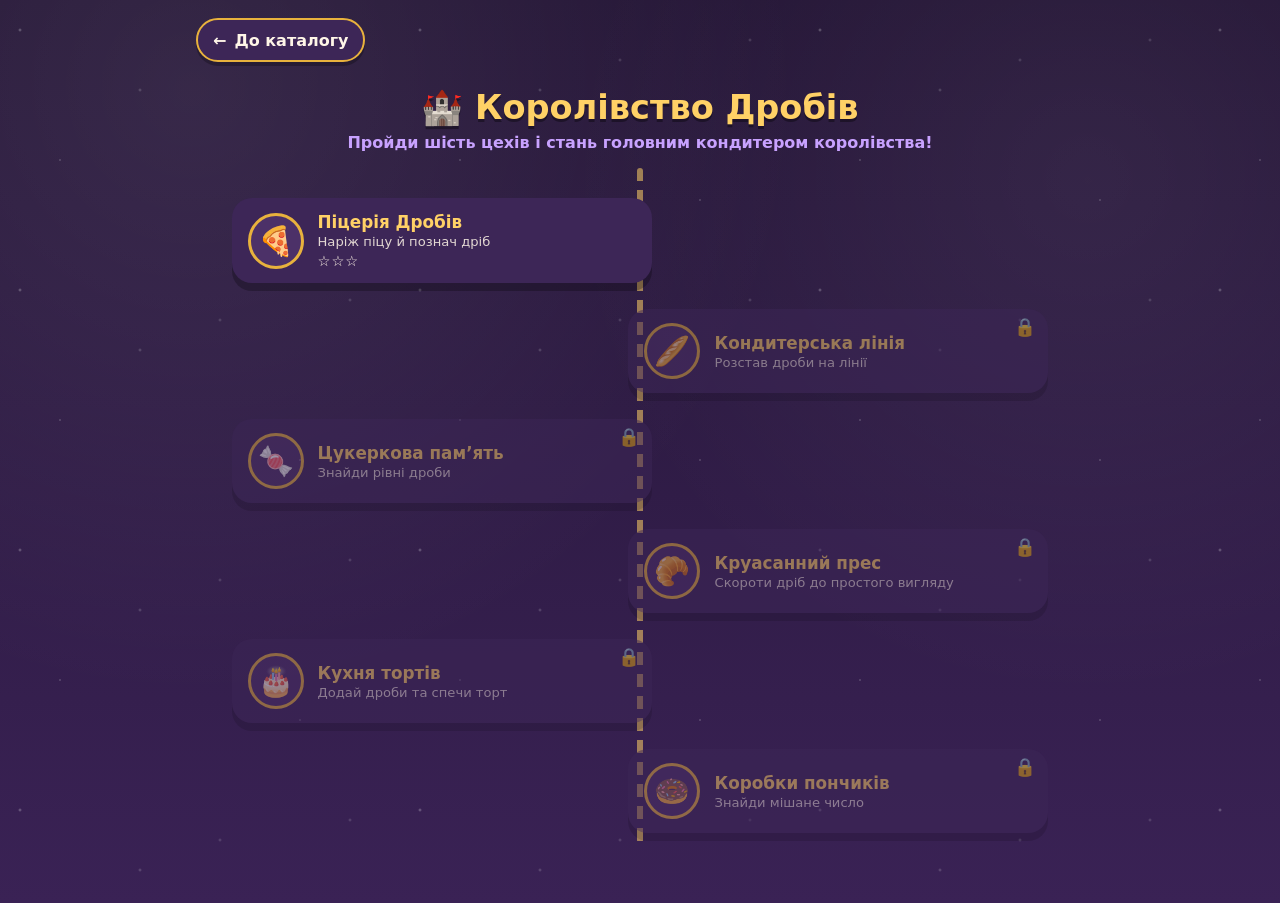
<file: activities/math/06-fraction-kingdom/index.html>
<!DOCTYPE html>
<html lang="uk">
<head>
<meta charset="UTF-8">
<meta name="viewport" content="width=device-width, initial-scale=1.0">
<meta http-equiv="Content-Security-Policy" content="default-src 'none'; style-src 'unsafe-inline'; script-src 'unsafe-inline'; img-src data:; connect-src 'none'; font-src 'none'; media-src 'none'; object-src 'none'; base-uri 'none'; form-action 'none'">
<title>Королівство Дробів</title>
<style>
:root{
  --bg-deep:#241536;
  --bg-deep2:#3a2255;
  --panel:#3d2657;
  --panel-light:#4c3168;
  --cream:#fff6e8;
  --pink:#ff6f91;
  --pink-dark:#e0507a;
  --mint:#7fe0c0;
  --mint-dark:#4cc9a4;
  --gold:#ffd166;
  --gold-dark:#e8b23d;
  --violet:#c8a2ff;
  --ink:#2b1b3d;
  --shadow: 0 8px 0 rgba(0,0,0,0.25);
}
*{box-sizing:border-box;}
html,body{margin:0;padding:0;}
body{
  font-family:system-ui, sans-serif;
  color:var(--cream);
  background:
    radial-gradient(circle at 15% 10%, rgba(255,255,255,0.08) 0, transparent 45%),
    radial-gradient(circle at 85% 20%, rgba(255,255,255,0.06) 0, transparent 40%),
    linear-gradient(180deg, var(--bg-deep) 0%, var(--bg-deep2) 100%);
  min-height:100vh;
  overflow-x:hidden;
}
h1,h2,h3,.display{
  font-family:'Segoe UI Rounded', system-ui, sans-serif;
}
button{font-family:inherit;}
#stars-bg{
  position:fixed; inset:0; z-index:0; pointer-events:none;
  background-image:
    radial-gradient(2px 2px at 20px 30px, rgba(255,255,255,.5), transparent),
    radial-gradient(2px 2px at 140px 90px, rgba(255,255,255,.35), transparent),
    radial-gradient(1.5px 1.5px at 60px 160px, rgba(255,255,255,.4), transparent),
    radial-gradient(2px 2px at 220px 60px, rgba(255,255,255,.3), transparent),
    radial-gradient(1.5px 1.5px at 300px 200px, rgba(255,255,255,.4), transparent),
    radial-gradient(2px 2px at 350px 40px, rgba(255,255,255,.3), transparent);
  background-repeat:repeat;
  background-size:400px 260px;
  opacity:0.7;
}
#app{position:relative; z-index:1; max-width:920px; margin:0 auto; padding:18px 16px 60px;}
.catalog-link{
  min-height:44px;
  display:inline-flex;
  align-items:center;
  gap:8px;
  margin-bottom:8px;
  padding:9px 15px;
  border:2px solid var(--gold-dark);
  border-radius:999px;
  color:var(--cream);
  background:var(--panel);
  font-weight:800;
  text-decoration:none;
  box-shadow:0 4px 0 rgba(0,0,0,0.25);
}
.catalog-link:hover{background:var(--panel-light);}
.catalog-link:focus-visible{outline:3px solid var(--gold); outline-offset:3px;}

.screen{display:none;}
.screen.active{display:block;}

/* ---------- crust scallop signature ---------- */
.crust-top{
  height:16px;
  background: radial-gradient(circle at 10px 0, transparent 9px, var(--gold-dark) 10px) repeat-x;
  background-size:20px 20px;
  border-radius:10px 10px 0 0;
}
.crust-bottom{
  height:16px;
  background: radial-gradient(circle at 10px 16px, transparent 9px, var(--gold-dark) 10px) repeat-x;
  background-size:20px 20px;
  border-radius:0 0 10px 10px;
}

/* ---------- header / map ---------- */
.kingdom-title{
  text-align:center; padding:18px 0 6px;
}
.kingdom-title h1{
  font-size:2.1rem; margin:0; color:var(--gold);
  text-shadow:0 3px 0 rgba(0,0,0,0.35);
}
.kingdom-title p{
  margin:6px 0 0; color:var(--violet); font-weight:700; font-size:1rem;
}

.kingdom-road{
  position:relative;
  display:flex; flex-direction:column; gap:26px;
  padding:30px 4% 10px;
  margin-top:10px;
}
.kingdom-road::before{
  content:'';
  position:absolute; left:50%; top:0; bottom:0; width:6px;
  background-image: linear-gradient(var(--gold) 60%, transparent 0);
  background-size: 6px 22px;
  background-repeat:repeat-y;
  transform:translateX(-50%);
  opacity:0.55;
  border-radius:4px;
}
.level-node{
  position:relative;
  width:78%;
  max-width:420px;
  display:flex; align-items:center; gap:14px;
  background:var(--panel);
  border:none;
  border-radius:20px;
  padding:14px 16px;
  box-shadow:var(--shadow);
  cursor:pointer;
  color:var(--cream);
  text-align:left;
  transition:transform .12s ease;
}
.level-node:hover:not(.locked){transform:translateY(-3px);}
.level-node:active:not(.locked){transform:translateY(2px); box-shadow:0 4px 0 rgba(0,0,0,0.25);}
.level-node.align-left{align-self:flex-start;}
.level-node.align-right{align-self:flex-end;}
.level-node.locked{opacity:0.5; cursor:not-allowed;}
.level-node .badge{
  flex:0 0 auto;
  width:56px; height:56px; border-radius:50%;
  background:var(--panel-light);
  display:flex; align-items:center; justify-content:center;
  font-size:1.8rem;
  border:3px solid var(--gold-dark);
}
.level-node .info{flex:1; min-width:0;}
.level-node .info h3{margin:0 0 2px; font-size:1.05rem; color:var(--gold);}
.level-node .info p{margin:0; font-size:0.82rem; color:var(--cream); opacity:0.85;}
.level-node .stars{font-size:0.9rem; margin-top:4px; letter-spacing:1px;}
.level-node .lock-icon{position:absolute; top:8px; right:12px; font-size:1.1rem;}

/* ---------- level screen ---------- */
.level-topbar{
  display:flex; align-items:center; gap:10px; flex-wrap:wrap;
  margin-bottom:10px;
}
.btn{
  font-family:'Segoe UI Rounded', system-ui, sans-serif;
  font-weight:700;
  border:none; border-radius:14px;
  padding:10px 18px;
  cursor:pointer;
  box-shadow:0 5px 0 rgba(0,0,0,0.25);
  transition:transform .08s ease, box-shadow .08s ease;
  font-size:0.95rem;
}
.btn:active{transform:translateY(4px); box-shadow:0 1px 0 rgba(0,0,0,0.25);}
.btn:focus-visible{outline:3px solid var(--gold); outline-offset:2px;}
.btn-back{background:var(--panel-light); color:var(--cream);}
.btn-primary{background:var(--pink); color:var(--ink);}
.btn-primary:hover{background:var(--pink-dark);}
.btn-secondary{background:var(--mint); color:var(--ink);}
.btn-secondary:hover{background:var(--mint-dark);}
.btn-gold{background:var(--gold); color:var(--ink);}
.btn[disabled]{opacity:0.4; cursor:not-allowed; box-shadow:none; transform:none;}

#level-title{margin:0; font-size:1.3rem; color:var(--gold); flex:1;}

#round-progress{display:flex; gap:6px;}
.dot{width:11px; height:11px; border-radius:50%; background:var(--panel-light); border:2px solid var(--gold-dark);}
.dot.done{background:var(--mint);}
.dot.current{background:var(--pink);}

.mascot-row{display:flex; align-items:flex-start; gap:12px; margin:14px 0;}
.mascot{
  flex:0 0 auto; font-size:2.6rem;
  background:var(--panel-light); border-radius:50%;
  width:64px; height:64px; display:flex; align-items:center; justify-content:center;
  border:3px solid var(--gold-dark);
}
.bubble{
  position:relative;
  background:var(--cream); color:var(--ink);
  border-radius:16px; padding:12px 16px;
  font-weight:700; font-size:0.95rem;
  flex:1;
  box-shadow:var(--shadow);
}
.bubble::before{
  content:'';
  position:absolute; left:-8px; top:18px;
  border-width:8px 10px 8px 0;
  border-style:solid;
  border-color:transparent var(--cream) transparent transparent;
}

.stage-card{
  background:var(--panel);
  border-radius:0 0 18px 18px;
  padding:20px 18px 24px;
  position:relative;
  overflow:visible;
  min-height:340px;
}
.stage-instruction{
  text-align:center; font-weight:700; margin-bottom:14px; color:var(--cream);
  font-size:1rem;
}
.target-fraction{
  display:flex; justify-content:center; align-items:center; gap:10px;
  margin-bottom:14px; font-size:1.1rem; font-weight:800; color:var(--gold);
}
.frac{display:inline-flex; flex-direction:column; align-items:center; line-height:1.15; font-weight:800;}
.frac .num{border-bottom:3px solid currentColor; padding:0 8px 3px;}
.frac .den{padding:3px 8px 0;}

.pie-wrap{display:flex; justify-content:center; margin:10px 0;}
.pie-svg{filter:drop-shadow(0 4px 0 rgba(0,0,0,0.25));}
.pie-slice{transition:fill .15s ease;}

.denom-control{
  display:flex; align-items:center; justify-content:center; gap:14px; margin:12px 0;
  font-weight:700;
}
.round-btn{
  width:38px; height:38px; border-radius:50%; border:none;
  background:var(--gold); color:var(--ink); font-size:1.3rem; font-weight:800;
  cursor:pointer; box-shadow:0 4px 0 rgba(0,0,0,0.25);
}
.round-btn:active{transform:translateY(3px); box-shadow:none;}
.round-btn[disabled]{opacity:0.35; cursor:not-allowed;}

.status-line{text-align:center; margin:10px 0; font-weight:700; color:var(--mint);}
.controls-row{display:flex; justify-content:center; gap:12px; margin-top:14px; flex-wrap:wrap;}

.feedback{
  text-align:center; font-weight:800; min-height:26px; margin-top:6px;
}
.feedback.good{color:var(--mint);}
.feedback.bad{color:var(--pink);}

@keyframes shake{
  0%,100%{transform:translateX(0);}
  20%{transform:translateX(-8px);}
  40%{transform:translateX(8px);}
  60%{transform:translateX(-6px);}
  80%{transform:translateX(6px);}
}
.shake{animation:shake .4s ease;}

@keyframes pop{
  0%{transform:scale(0.85);}
  60%{transform:scale(1.06);}
  100%{transform:scale(1);}
}
.pop{animation:pop .3s ease;}

.confetti-piece{
  position:absolute; width:8px; height:8px; border-radius:2px;
  animation: confetti-fly .9s ease-out forwards;
  pointer-events:none;
}
@keyframes confetti-fly{
  to{ transform: translate(var(--dx), var(--dy)) rotate(360deg); opacity:0; }
}

/* number line - level 2 */
.numberline-wrap{margin:30px 40px 50px; position:relative;}
.numberline{
  position:relative; height:6px; background:var(--gold-dark); border-radius:4px; margin:0;
}
.tick{position:absolute; top:-6px; width:2px; height:18px; background:var(--cream); opacity:0.5;}
.tick.major{opacity:0.9; height:22px; top:-8px;}
.tick-label{position:absolute; top:16px; transform:translateX(-50%); font-weight:800; font-size:0.85rem; color:var(--cream);}
.chip-tray{display:flex; justify-content:center; gap:24px; margin-bottom:40px; flex-wrap:wrap;}
.chip{
  touch-action:none;
  width:64px; height:64px; border-radius:50%;
  background:var(--pink); border:3px solid var(--ink);
  display:flex; align-items:center; justify-content:center;
  font-weight:800; font-size:0.85rem; color:var(--ink);
  cursor:grab; user-select:none;
  box-shadow:0 4px 0 rgba(0,0,0,0.25);
  position:relative;
}
.chip.dragging{cursor:grabbing; z-index:10; box-shadow:0 8px 12px rgba(0,0,0,0.4);}
.chip.placed-on-line{position:absolute; top:-29px; transform:translateX(-50%);}
.compare-result{text-align:center; font-weight:800; font-size:1.2rem; margin-top:10px; color:var(--gold); min-height:28px;}

/* memory match - level 3 */
.memory-grid{
  display:grid; grid-template-columns:repeat(4, 1fr); gap:10px; max-width:520px; margin:0 auto;
}
.mcard{
  aspect-ratio:1/1; perspective:600px; cursor:pointer;
}
.mcard-inner{
  position:relative; width:100%; height:100%; transition:transform .45s; transform-style:preserve-3d;
}
.mcard.flipped .mcard-inner{transform:rotateY(180deg);}
.mcard.matched .mcard-inner{transform:rotateY(180deg);}
.mcard-face{
  position:absolute; inset:0; backface-visibility:hidden;
  border-radius:12px; display:flex; align-items:center; justify-content:center;
  font-weight:800; font-size:1.1rem;
}
.mcard-front{background:var(--panel-light); color:var(--gold); font-size:1.6rem; border:3px solid var(--gold-dark);}
.mcard-back{background:var(--cream); color:var(--ink); transform:rotateY(180deg); border:3px solid var(--mint-dark); padding:4px;}
.mcard.matched .mcard-back{border-color:var(--mint); box-shadow:0 0 0 3px var(--mint) inset;}

/* simplify level 4 */
.divide-row{display:flex; justify-content:center; gap:10px; margin-top:14px; flex-wrap:wrap;}
.divide-btn{
  background:var(--violet); color:var(--ink); border:none; border-radius:12px;
  padding:10px 16px; font-weight:800; cursor:pointer; box-shadow:0 4px 0 rgba(0,0,0,0.25);
}
.divide-btn:active{transform:translateY(3px); box-shadow:none;}

/* add level 5 */
.plates-row{display:flex; justify-content:center; gap:26px; align-items:center; flex-wrap:wrap; margin:12px 0;}
.plate-block{text-align:center;}
.plate-block .cap{font-weight:800; margin-top:6px;}
.plus-sign, .eq-sign{font-size:2rem; font-weight:800; color:var(--gold);}

/* mixed numbers level 6 */
.donut-tray{display:flex; justify-content:center; gap:10px; flex-wrap:wrap; margin:14px 0; min-height:60px;}
.donut{
  font-size:2rem; cursor:pointer; transition:transform .15s ease;
  filter:drop-shadow(0 3px 0 rgba(0,0,0,0.25));
}
.donut:hover{transform:scale(1.15);}
.pie-slice:focus-visible,
.mcard:focus-visible,
.chip:focus-visible,
.donut[role="button"]:focus-visible{
  outline:3px solid var(--gold);
  outline-offset:3px;
}
.boxes-row{display:flex; justify-content:center; gap:16px; flex-wrap:wrap; margin:14px 0;}
.donut-box{
  background:var(--panel-light); border:3px dashed var(--gold-dark); border-radius:14px;
  padding:10px; min-width:90px; min-height:70px;
  display:flex; flex-wrap:wrap; align-content:flex-start; gap:4px; justify-content:center;
}
.donut-box.full{border-style:solid; border-color:var(--mint);}
.box-label{text-align:center; font-weight:800; font-size:0.8rem; margin-top:4px;}

/* complete overlay */
.overlay{
  position:fixed; inset:0; z-index:50;
  background:rgba(20,10,30,0.75);
  display:flex; align-items:center; justify-content:center;
  padding:20px;
}
.overlay.hidden{display:none;}
.complete-card{
  background:var(--panel); border-radius:20px; padding:0; max-width:380px; width:100%;
  text-align:center; box-shadow:0 12px 0 rgba(0,0,0,0.3);
  position:relative;
  overflow:hidden;
}
.complete-body{padding:22px 22px 26px;}
.complete-stars{font-size:2.4rem; letter-spacing:6px; margin:10px 0;}
.complete-msg{font-weight:700; margin-bottom:16px;}
.complete-buttons{display:flex; gap:10px; justify-content:center; flex-wrap:wrap;}

@media (max-width:520px){
  .level-node{width:88%;}
  .memory-grid{grid-template-columns:repeat(3,1fr);}
}
@media (prefers-reduced-motion: reduce){
  *{animation-duration:0.01ms !important; transition-duration:0.01ms !important;}
}
</style>
</head>
<body>
<div id="stars-bg"></div>
<div id="app">
  <a class="catalog-link" href="../../../"><span aria-hidden="true">←</span> До каталогу</a>

  <div id="screen-map" class="screen active">
    <div class="kingdom-title">
      <h1>🏰 Королівство Дробів</h1>
      <p>Пройди шість цехів і стань головним кондитером королівства!</p>
    </div>
    <div class="kingdom-road" id="kingdom-road"></div>
  </div>

  <div id="screen-level" class="screen">
    <div class="level-topbar">
      <button class="btn btn-back" id="btn-back">⬅ Карта</button>
      <h2 id="level-title">—</h2>
      <div id="round-progress"></div>
    </div>
    <div class="mascot-row">
      <div class="mascot">🦊</div>
      <div class="bubble" id="mascot-bubble">Привіт! Обери цех на карті.</div>
    </div>
    <div class="crust-top"></div>
    <div class="stage-card" id="level-stage"></div>
    <div class="crust-bottom"></div>
  </div>

</div>

<div class="overlay hidden" id="overlay-complete" role="dialog" aria-modal="true" aria-labelledby="complete-title">
  <div class="complete-card">
    <div class="crust-top"></div>
    <div class="complete-body">
      <h2 id="complete-title">Цех завершено!</h2>
      <div class="complete-stars" id="complete-stars">⭐⭐⭐</div>
      <p class="complete-msg" id="complete-msg"></p>
      <div class="complete-buttons" id="complete-buttons"></div>
    </div>
    <div class="crust-bottom"></div>
  </div>
</div>

<script>
(function(){
'use strict';

/* ===================== UTILITIES ===================== */
var REDUCED_MOTION = window.matchMedia && window.matchMedia('(prefers-reduced-motion: reduce)').matches;

function rnd(min,max){ return Math.floor(Math.random()*(max-min+1))+min; }
function gcd(a,b){ a=Math.abs(a); b=Math.abs(b); while(b){ var t=b; b=a%b; a=t; } return a || 1; }
function lcmOf(a,b){ return (a*b)/gcd(a,b); }

function fracHTML(n,d){
  if(d===1) return '<span class="frac-plain">'+n+'</span>';
  return '<span class="frac"><span class="num">'+n+'</span><span class="den">'+d+'</span></span>';
}

function polarPoint(cx,cy,r,angleDeg){
  var rad=(angleDeg-90)*Math.PI/180;
  return { x: cx + r*Math.cos(rad), y: cy + r*Math.sin(rad) };
}
function sliceArcPath(cx,cy,r,a0,a1){
  var p0=polarPoint(cx,cy,r,a1);
  var p1=polarPoint(cx,cy,r,a0);
  var large = (a1-a0) > 180 ? 1 : 0;
  return 'M '+cx+' '+cy+' L '+p0.x.toFixed(2)+' '+p0.y.toFixed(2)+' A '+r+' '+r+' 0 '+large+' 0 '+p1.x.toFixed(2)+' '+p1.y.toFixed(2)+' Z';
}

/* Builds a pie SVG element. opts: n, filled(Set of indices), size, onSlice(fn), fillColor, emptyColor */
function makePie(opts){
  var n = opts.n, filled = opts.filled || new Set();
  var size = opts.size || 170;
  var fillColor = opts.fillColor || '#ff6f91';
  var emptyColor = opts.emptyColor || '#fff6e8';
  var stroke = opts.stroke || '#2b1b3d';
  var onSlice = opts.onSlice || null;
  var svgNS = 'http://www.w3.org/2000/svg';
  var svg = document.createElementNS(svgNS,'svg');
  svg.setAttribute('viewBox','0 0 '+size+' '+size);
  svg.setAttribute('width', size); svg.setAttribute('height', size);
  svg.classList.add('pie-svg');
  var cx=size/2, cy=size/2, r=size/2-4;
  if(n<=1){
    var circle=document.createElementNS(svgNS,'circle');
    circle.setAttribute('cx',cx); circle.setAttribute('cy',cy); circle.setAttribute('r',r);
    circle.setAttribute('fill', filled.has(0) ? fillColor : emptyColor);
    circle.setAttribute('stroke',stroke); circle.setAttribute('stroke-width',3);
    if(onSlice){
      circle.style.cursor='pointer';
      circle.setAttribute('tabindex','0');
      circle.setAttribute('role','button');
      circle.setAttribute('aria-label','Перемкнути частину 1 з 1');
      circle.addEventListener('click', function(){ onSlice(0); });
      circle.addEventListener('keydown', function(e){
        if(e.key === 'Enter' || e.key === ' '){ e.preventDefault(); onSlice(0); }
      });
    }
    svg.appendChild(circle);
    return svg;
  }
  for(var i=0;i<n;i++){
    var a0=i*360/n, a1=(i+1)*360/n;
    var path=document.createElementNS(svgNS,'path');
    path.setAttribute('d', sliceArcPath(cx,cy,r,a0,a1));
    path.setAttribute('fill', filled.has(i) ? fillColor : emptyColor);
    path.setAttribute('stroke',stroke); path.setAttribute('stroke-width',2.5);
    path.classList.add('pie-slice');
    if(onSlice){
      path.style.cursor='pointer';
      path.setAttribute('tabindex','0');
      path.setAttribute('role','button');
      path.setAttribute('aria-label','Перемкнути частину '+(i+1)+' з '+n);
      (function(idx){
        path.addEventListener('click', function(){ onSlice(idx); });
        path.addEventListener('keydown', function(e){
          if(e.key === 'Enter' || e.key === ' '){ e.preventDefault(); onSlice(idx); }
        });
      })(i);
    }
    svg.appendChild(path);
  }
  return svg;
}

function confettiBurst(container, count){
  if(REDUCED_MOTION) return;
  count = count || 22;
  var colors=['#ff6f91','#ffd166','#7fe0c0','#c8a2ff','#fff6e8'];
  var rect = container.getBoundingClientRect();
  for(var i=0;i<count;i++){
    var p=document.createElement('div');
    p.className='confetti-piece';
    p.style.left=(rect.width/2)+'px';
    p.style.top=(rect.height/2)+'px';
    var angle=Math.random()*Math.PI*2;
    var dist=60+Math.random()*130;
    var dx=Math.cos(angle)*dist, dy=Math.sin(angle)*dist - 40;
    p.style.setProperty('--dx', dx+'px');
    p.style.setProperty('--dy', dy+'px');
    p.style.background=colors[rnd(0,colors.length-1)];
    p.style.transform='rotate('+rnd(0,360)+'deg)';
    container.appendChild(p);
    (function(el){ setTimeout(function(){ el.remove(); }, 900); })(p);
  }
}

function flashClass(el, cls, duration){
  el.classList.remove(cls);
  void el.offsetWidth;
  el.classList.add(cls);
  setTimeout(function(){ el.classList.remove(cls); }, duration || 500);
}

/* ===================== LEVEL META & STATE ===================== */
var LEVELS = [
  { id:1, icon:'🍕', title:'Піцерія Дробів',        subtitle:'Наріж піцу й познач дріб' },
  { id:2, icon:'🥖', title:'Кондитерська лінія',     subtitle:'Розстав дроби на лінії' },
  { id:3, icon:'🍬', title:'Цукеркова пам\u2019ять',  subtitle:'Знайди рівні дроби' },
  { id:4, icon:'🥐', title:'Круасанний прес',        subtitle:'Скороти дріб до простого вигляду' },
  { id:5, icon:'🎂', title:'Кухня тортів',           subtitle:'Додай дроби та спечи торт' },
  { id:6, icon:'🍩', title:'Коробки пончиків',       subtitle:'Знайди мішане число' }
];

var progress = {}; // {levelId: {done:bool, stars:number}}
LEVELS.forEach(function(l){ progress[l.id] = { done:false, stars:0 }; });

var currentLevelId = null;

var els = {
  screenMap: document.getElementById('screen-map'),
  screenLevel: document.getElementById('screen-level'),
  kingdomRoad: document.getElementById('kingdom-road'),
  levelTitle: document.getElementById('level-title'),
  roundProgress: document.getElementById('round-progress'),
  mascotBubble: document.getElementById('mascot-bubble'),
  levelStage: document.getElementById('level-stage'),
  btnBack: document.getElementById('btn-back'),
  overlay: document.getElementById('overlay-complete'),
  completeTitle: document.getElementById('complete-title'),
  completeStars: document.getElementById('complete-stars'),
  completeMsg: document.getElementById('complete-msg'),
  completeButtons: document.getElementById('complete-buttons')
};

function say(text){
  els.mascotBubble.textContent = text;
  flashClass(els.mascotBubble, 'pop', 300);
}

function isUnlocked(levelId){
  if(levelId === 1) return true;
  return !!(progress[levelId-1] && progress[levelId-1].done);
}

function renderMap(){
  els.kingdomRoad.innerHTML = '';
  LEVELS.forEach(function(level, idx){
    var unlocked = isUnlocked(level.id);
    var node = document.createElement('button');
    node.className = 'level-node ' + (idx % 2 === 0 ? 'align-left' : 'align-right') + (unlocked ? '' : ' locked');
    node.disabled = !unlocked;
    var starsCount = progress[level.id].stars;
    var starsStr = '';
    for(var s=0;s<3;s++){ starsStr += (s < starsCount ? '⭐' : '☆'); }
    node.innerHTML =
      '<div class="badge">'+level.icon+'</div>'+
      '<div class="info">'+
        '<h3>'+level.title+'</h3>'+
        '<p>'+level.subtitle+'</p>'+
        (unlocked ? '<div class="stars">'+starsStr+'</div>' : '')+
      '</div>'+
      (unlocked ? '' : '<div class="lock-icon">🔒</div>');
    if(unlocked){
      node.addEventListener('click', function(){ openLevel(level.id); });
    }
    els.kingdomRoad.appendChild(node);
  });
}

function showScreen(name){
  els.screenMap.classList.toggle('active', name==='map');
  els.screenLevel.classList.toggle('active', name==='level');
}

function showMap(){
  currentLevelId = null;
  renderMap();
  showScreen('map');
}

function renderRoundDots(total, currentIndex){
  els.roundProgress.innerHTML = '';
  for(var i=0;i<total;i++){
    var dot = document.createElement('div');
    dot.className = 'dot' + (i < currentIndex ? ' done' : (i === currentIndex ? ' current' : ''));
    els.roundProgress.appendChild(dot);
  }
}

function openLevel(levelId){
  currentLevelId = levelId;
  var meta = LEVELS.filter(function(l){ return l.id === levelId; })[0];
  els.levelTitle.textContent = meta.icon + ' ' + meta.title;
  els.levelStage.innerHTML = '';
  showScreen('level');
  INIT_FUNCS[levelId](els.levelStage);
}

function finishLevel(levelId, mistakes){
  var stars = mistakes <= 0 ? 3 : (mistakes <= 2 ? 2 : 1);
  var prev = progress[levelId].stars;
  progress[levelId] = { done:true, stars: Math.max(prev, stars) };

  var msgs = {
    3: 'Бездоганно! Жодної помилки — справжній майстер-кондитер!',
    2: 'Чудова робота! Ще трішки практики — і буде ідеально.',
    1: 'Цех пройдено! Спробуй ще раз, щоб отримати більше зірок.'
  };
  els.completeTitle.textContent = 'Цех завершено! ' + (LEVELS.filter(function(l){return l.id===levelId;})[0].icon);
  var starsStr = '';
  for(var s=0;s<3;s++){ starsStr += (s < stars ? '⭐' : '☆'); }
  els.completeStars.textContent = starsStr;
  els.completeMsg.textContent = msgs[stars];

  els.completeButtons.innerHTML = '';
  var btnRetry = document.createElement('button');
  btnRetry.className = 'btn btn-secondary';
  btnRetry.textContent = '🔁 Ще раз';
  btnRetry.addEventListener('click', function(){ closeOverlay(); openLevel(levelId); });
  els.completeButtons.appendChild(btnRetry);

  var nextMeta = LEVELS.filter(function(l){ return l.id === levelId+1; })[0];
  if(nextMeta){
    var btnNext = document.createElement('button');
    btnNext.className = 'btn btn-primary';
    btnNext.textContent = 'Далі: ' + nextMeta.icon + ' →';
    btnNext.addEventListener('click', function(){ closeOverlay(); openLevel(nextMeta.id); });
    els.completeButtons.appendChild(btnNext);
  }

  var btnMap = document.createElement('button');
  btnMap.className = 'btn btn-gold';
  btnMap.textContent = '🗺 До карти';
  btnMap.addEventListener('click', function(){ closeOverlay(); showMap(); });
  els.completeButtons.appendChild(btnMap);

  els.overlay.classList.remove('hidden');
  var firstOverlayButton = els.completeButtons.querySelector('button');
  if(firstOverlayButton) firstOverlayButton.focus();
  if(!REDUCED_MOTION && stars >= 2){
    var cardEl = els.overlay.querySelector('.complete-card');
    confettiBurst(cardEl, 40);
  }
}

function closeOverlay(){
  els.overlay.classList.add('hidden');
}

els.btnBack.addEventListener('click', function(){ showMap(); });

/* ===================== LEVEL 1: ПІЦЕРІЯ ДРОБІВ (побудуй дріб) ===================== */
function initLevel1(stage){
  var rounds = [
    { n:4, m:3 }, { n:6, m:2 }, { n:8, m:5 }, { n:3, m:1 }, { n:10, m:7 }
  ];
  var roundIndex = 0;
  var mistakes = 0;
  var currentDenom = 0;
  var filled = new Set();
  var transitioning = false;

  say('Наріж піцу на потрібну кількість шматків, а потім познач стільки шматків, скільки показано в чисельнику!');

  function render(){
    transitioning = false;
    var round = rounds[roundIndex];
    renderRoundDots(rounds.length, roundIndex);
    stage.innerHTML =
      '<div class="stage-instruction">Зроби дріб: скільки всього шматків і скільки з них зафарбовано?</div>'+
      '<div class="target-fraction">🎯 Ціль: ' + fracHTML(round.m, round.n) + '</div>'+
      '<div class="denom-control">'+
        '<button class="round-btn" id="denom-minus">−</button>'+
        '<span id="denom-label">Шматочків: '+currentDenom+'</span>'+
        '<button class="round-btn" id="denom-plus">+</button>'+
      '</div>'+
      '<div class="pie-wrap" id="pie-holder"></div>'+
      '<div class="status-line" id="status-line"></div>'+
      '<div class="feedback" id="feedback"></div>'+
      '<div class="controls-row"><button class="btn btn-primary" id="check-btn">Перевірити ✔</button></div>';

    document.getElementById('denom-minus').addEventListener('click', function(){ changeDenom(-1); });
    document.getElementById('denom-plus').addEventListener('click', function(){ changeDenom(1); });
    document.getElementById('check-btn').addEventListener('click', checkAnswer);
    drawPie();
    updateStatus();
  }

  function drawPie(){
    var holder = document.getElementById('pie-holder');
    holder.innerHTML = '';
    var pie = makePie({ n: currentDenom, filled: filled, size:180, onSlice: toggleSlice });
    holder.appendChild(pie);
  }

  function updateStatus(){
    document.getElementById('denom-label').textContent = 'Шматочків: ' + currentDenom;
    document.getElementById('status-line').textContent = 'Зафарбовано: ' + filled.size + ' з ' + currentDenom;
    document.getElementById('denom-minus').disabled = currentDenom <= 2;
    document.getElementById('denom-plus').disabled = currentDenom >= 12;
  }

  function changeDenom(delta){
    var next = currentDenom + delta;
    if(next < 2 || next > 12) return;
    currentDenom = next;
    filled = new Set();
    drawPie();
    updateStatus();
  }

  function toggleSlice(i){
    if(filled.has(i)) filled.delete(i); else filled.add(i);
    drawPie();
    updateStatus();
  }

  function checkAnswer(){
    if(transitioning) return;
    var round = rounds[roundIndex];
    var fb = document.getElementById('feedback');
    if(currentDenom === round.n && filled.size === round.m){
      transitioning = true;
      document.getElementById('check-btn').disabled = true;
      fb.className = 'feedback good';
      fb.textContent = 'Смачно і точно! Це ' + round.m + '/' + round.n + '! 🎉';
      confettiBurst(stage, 24);
      say('Так тримати! Наступна піца чекає.');
      setTimeout(function(){
        roundIndex++;
        if(roundIndex >= rounds.length){
          finishLevel(1, mistakes);
        } else {
          currentDenom = 4;
          filled = new Set();
          render();
        }
      }, 850);
    } else {
      mistakes++;
      fb.className = 'feedback bad';
      fb.textContent = 'Ще не так. Перевір: скільки всього шматків і скільки зафарбовано? 🤔';
      flashClass(stage, 'shake', 400);
      say('Не поспішай — порахуй шматочки ще раз.');
    }
  }

  currentDenom = 4;
  render();
}

/* ===================== LEVEL 2: КОНДИТЕРСЬКА ЛІНІЯ (порівняння на прямій) ===================== */
function initLevel2(stage){
  var rounds = [
    { a:{n:1,d:2}, b:{n:1,d:4} },
    { a:{n:2,d:3}, b:{n:1,d:3} },
    { a:{n:3,d:4}, b:{n:5,d:6} },
    { a:{n:1,d:1}, b:{n:5,d:4} },
    { a:{n:2,d:5}, b:{n:3,d:10} }
  ];
  var roundIndex = 0;
  var mistakes = 0;
  var chipState = {};
  var transitioning = false;

  say('Перетягни обидві фішки на пряму туди, де має стояти кожен дріб.');

  function fracValue(f){ return f.n / f.d; }

  function render(){
    transitioning = false;
    var round = rounds[roundIndex];
    renderRoundDots(rounds.length, roundIndex);
    chipState = {
      a: { value: fracValue(round.a), placed:false, x:null },
      b: { value: fracValue(round.b), placed:false, x:null }
    };
    stage.innerHTML =
      '<div class="stage-instruction">Перетягни фішки з тарілки на пряму — туди, де має стояти кожен дріб.</div>'+
      '<div class="chip-tray" id="chip-tray">'+
        '<div class="chip" id="chip-a" data-key="a">'+round.a.n+'/'+round.a.d+'</div>'+
        '<div class="chip" id="chip-b" data-key="b">'+round.b.n+'/'+round.b.d+'</div>'+
      '</div>'+
      '<div class="numberline-wrap" id="line-wrap">'+
        '<div class="numberline" id="the-line"></div>'+
      '</div>'+
      '<div class="feedback" id="feedback"></div>'+
      '<div class="compare-result" id="compare-result"></div>'+
      '<div class="controls-row"><button class="btn btn-primary" id="check-btn" disabled>Перевірити ✔</button></div>';

    buildTicks();
    setupDrag(document.getElementById('chip-a'));
    setupDrag(document.getElementById('chip-b'));
    document.getElementById('check-btn').addEventListener('click', checkAnswer);
  }

  function buildTicks(){
    var wrap = document.getElementById('line-wrap');
    for(var i=0;i<=8;i++){
      var v = i * 0.25;
      var isMajor = (i % 2 === 0);
      var tick=document.createElement('div');
      tick.className = 'tick' + (isMajor ? ' major' : '');
      tick.style.left = (v/2*100) + '%';
      wrap.appendChild(tick);
      if(isMajor){
        var label=document.createElement('div');
        label.className='tick-label';
        label.style.left=(v/2*100)+'%';
        label.textContent = String(v);
        wrap.appendChild(label);
      }
    }
  }

  function setupDrag(chipEl){
    chipEl.tabIndex = 0;
    chipEl.setAttribute('role','button');
    chipEl.setAttribute('aria-label','Дріб '+chipEl.textContent+'. Перетягни або скористайся стрілками, щоб поставити на числову пряму.');
    chipEl.addEventListener('keydown', function(e){
      var key = chipEl.getAttribute('data-key');
      var value = chipState[key].placed ? chipState[key].x : 0;
      if(e.key === 'ArrowLeft') value -= 0.05;
      else if(e.key === 'ArrowRight') value += 0.05;
      else if(e.key === 'Home') value = 0;
      else if(e.key === 'End') value = 2;
      else return;
      e.preventDefault();
      value = Math.round(Math.max(0, Math.min(2, value)) * 100) / 100;
      placeChipOnLine(chipEl, value);
      chipEl.focus();
    });
    chipEl.addEventListener('pointerdown', function(e){
      e.preventDefault();
      chipEl.setPointerCapture(e.pointerId);
      chipEl.classList.add('dragging');

      function onMove(ev){
        chipEl.style.position='fixed';
        chipEl.style.left=(ev.clientX-32)+'px';
        chipEl.style.top=(ev.clientY-32)+'px';
        chipEl.style.margin='0';
        chipEl.style.transform='none';
        chipEl.style.zIndex=1000;
      }
      function onUp(ev){
        chipEl.removeEventListener('pointermove', onMove);
        chipEl.removeEventListener('pointerup', onUp);
        chipEl.classList.remove('dragging');
        var wrap = document.getElementById('line-wrap');
        var wrapRect = wrap.getBoundingClientRect();
        var withinX = ev.clientX >= wrapRect.left - 20 && ev.clientX <= wrapRect.right + 20;
        var withinY = ev.clientY >= wrapRect.top - 50 && ev.clientY <= wrapRect.bottom + 20;
        if(withinX && withinY){
          var value = (ev.clientX - wrapRect.left) / wrapRect.width * 2;
          value = Math.max(0, Math.min(2, value));
          placeChipOnLine(chipEl, value);
        } else {
          returnChipToTray(chipEl);
        }
      }
      chipEl.addEventListener('pointermove', onMove);
      chipEl.addEventListener('pointerup', onUp);
    });
  }

  function placeChipOnLine(chipEl, value){
    var key = chipEl.getAttribute('data-key');
    chipState[key].placed = true;
    chipState[key].x = value;
    var wrap = document.getElementById('line-wrap');
    if(chipEl.parentNode !== wrap){ wrap.appendChild(chipEl); }
    chipEl.style.position='absolute';
    chipEl.style.zIndex=5;
    chipEl.style.left = (value/2*100) + '%';
    chipEl.style.top = '-29px';
    chipEl.style.margin = '0';
    chipEl.style.transform = 'translateX(-50%)';
    updateCheckButton();
  }

  function returnChipToTray(chipEl){
    var key = chipEl.getAttribute('data-key');
    chipState[key].placed = false;
    var tray = document.getElementById('chip-tray');
    if(chipEl.parentNode !== tray){ tray.appendChild(chipEl); }
    chipEl.style.position='';
    chipEl.style.left='';
    chipEl.style.top='';
    chipEl.style.zIndex='';
    chipEl.style.transform='';
    chipEl.style.margin='';
    updateCheckButton();
  }

  function updateCheckButton(){
    var btn = document.getElementById('check-btn');
    if(!btn) return;
    btn.disabled = !(chipState.a.placed && chipState.b.placed);
  }

  function checkAnswer(){
    if(transitioning) return;
    var round = rounds[roundIndex];
    var tolerance = 0.09;
    var okA = Math.abs(chipState.a.x - chipState.a.value) <= tolerance;
    var okB = Math.abs(chipState.b.x - chipState.b.value) <= tolerance;
    var fb = document.getElementById('feedback');
    var cmp = document.getElementById('compare-result');
    if(okA && okB){
      transitioning = true;
      document.getElementById('check-btn').disabled = true;
      fb.className='feedback good';
      fb.textContent='Точно на своєму місці! 🎯';
      var symbol = chipState.a.value > chipState.b.value ? '>' : (chipState.a.value < chipState.b.value ? '<' : '=');
      cmp.textContent = round.a.n+'/'+round.a.d+' '+symbol+' '+round.b.n+'/'+round.b.d;
      confettiBurst(stage, 24);
      say('Бачиш, як тепер видно, який дріб більший?');
      setTimeout(function(){
        roundIndex++;
        if(roundIndex >= rounds.length){ finishLevel(2, mistakes); }
        else { render(); }
      }, 1100);
    } else {
      mistakes++;
      fb.className='feedback bad';
      fb.textContent='Одна з фішок стоїть не зовсім на своєму місці. Придивись до поділок!';
      flashClass(stage, 'shake', 400);
      say('Порівняй фішку з поділками на прямій ще раз.');
    }
  }

  render();
}

/* ===================== LEVEL 3: ЦУКЕРКОВА ПАМ'ЯТЬ (рівні дроби) ===================== */
function initLevel3(stage){
  var pairsData = [
    { id:1, num:{n:1,d:2}, pie:{n:2,d:4} },
    { id:2, num:{n:1,d:3}, pie:{n:2,d:6} },
    { id:3, num:{n:3,d:4}, pie:{n:6,d:8} },
    { id:4, num:{n:1,d:4}, pie:{n:2,d:8} },
    { id:5, num:{n:2,d:3}, pie:{n:4,d:6} },
    { id:6, num:{n:1,d:5}, pie:{n:2,d:10} }
  ];
  var mistakes = 0;
  var firstCard = null;
  var lockBoard = false;
  var matchedCount = 0;

  say('Знайди пари карток, що показують однакове значення дробу — цифрами й малюнком!');

  renderRoundDots(1, 0);

  var cards = [];
  pairsData.forEach(function(p){
    cards.push({ pairId:p.id, type:'num', n:p.num.n, d:p.num.d });
    cards.push({ pairId:p.id, type:'pie', n:p.pie.n, d:p.pie.d });
  });
  // shuffle
  for(var i=cards.length-1;i>0;i--){
    var j = Math.floor(Math.random()*(i+1));
    var tmp = cards[i]; cards[i]=cards[j]; cards[j]=tmp;
  }

  stage.innerHTML =
    '<div class="stage-instruction">Клікни дві картки: одна з числом, інша з малюнком тієї ж величини.</div>'+
    '<div class="memory-grid" id="memory-grid"></div>'+
    '<div class="feedback" id="feedback"></div>';

  var grid = document.getElementById('memory-grid');
  cards.forEach(function(card, idx){
    var cardEl = document.createElement('div');
    cardEl.className = 'mcard';
    cardEl.dataset.idx = idx;
    cardEl.tabIndex = 0;
    cardEl.setAttribute('role','button');
    cardEl.setAttribute('aria-label','Закрита картка '+(idx+1));
    cardEl.innerHTML =
      '<div class="mcard-inner">'+
        '<div class="mcard-face mcard-front">?</div>'+
        '<div class="mcard-face mcard-back" id="back-'+idx+'"></div>'+
      '</div>';
    grid.appendChild(cardEl);
    var backEl = cardEl.querySelector('.mcard-back');
    if(card.type === 'num'){
      backEl.innerHTML = fracHTML(card.n, card.d);
    } else {
      var filled = new Set();
      for(var k=0;k<card.n;k++){ filled.add(k); }
      var pie = makePie({ n: card.d, filled: filled, size:70, fillColor:'#ff6f91', emptyColor:'#fff' });
      backEl.appendChild(pie);
    }
    cardEl.addEventListener('click', function(){ onCardClick(idx, cardEl, card); });
    cardEl.addEventListener('keydown', function(e){
      if(e.key === 'Enter' || e.key === ' '){ e.preventDefault(); onCardClick(idx, cardEl, card); }
    });
  });

  function onCardClick(idx, cardEl, card){
    if(lockBoard) return;
    if(cardEl.classList.contains('flipped') || cardEl.classList.contains('matched')) return;
    cardEl.classList.add('flipped');

    if(!firstCard){
      firstCard = { idx:idx, el:cardEl, card:card };
      return;
    }
    lockBoard = true;
    var second = { idx:idx, el:cardEl, card:card };
    var isMatch = firstCard.card.pairId === second.card.pairId && firstCard.idx !== second.idx;

    if(isMatch){
      firstCard.el.classList.add('matched');
      second.el.classList.add('matched');
      matchedCount++;
      confettiBurst(stage, 14);
      say('Так, це та сама величина! Ще трохи — і всі пари знайдені.');
      firstCard = null;
      lockBoard = false;
      if(matchedCount === pairsData.length){
        setTimeout(function(){ finishLevel(3, mistakes); }, 700);
      }
    } else {
      mistakes++;
      var fb = document.getElementById('feedback');
      fb.className = 'feedback bad';
      fb.textContent = 'Це різні величини. Спробуй ще!';
      flashClass(stage, 'shake', 350);
      setTimeout(function(){
        firstCard.el.classList.remove('flipped');
        second.el.classList.remove('flipped');
        firstCard = null;
        lockBoard = false;
        fb.textContent = '';
      }, 750);
    }
  }
}

/* ===================== LEVEL 4: КРУАСАННИЙ ПРЕС (скорочення дробів) ===================== */
function initLevel4(stage){
  var rounds = [
    { n:4, d:8 }, { n:6, d:9 }, { n:8, d:12 }, { n:9, d:15 }, { n:10, d:12 }
  ];
  var roundIndex = 0;
  var mistakes = 0;
  var curN, curD;

  say('Знайди число, на яке діляться порівну і чисельник, і знаменник — і натисни, щоб скоротити дріб!');

  function validDivisors(n, d){
    var list = [];
    for(var k=2;k<=6;k++){ if(n % k === 0 && d % k === 0) list.push(k); }
    return list;
  }
  function findDistractor(n, d, exclude){
    for(var k=2;k<=6;k++){
      if(exclude.indexOf(k) !== -1) continue;
      var divN = (n % k === 0), divD = (d % k === 0);
      if((divN || divD) && !(divN && divD)) return k;
    }
    return null;
  }

  function render(){
    renderRoundDots(rounds.length, roundIndex);
    var valid = validDivisors(curN, curD);
    var isSimplest = valid.length === 0;
    var buttons = valid.slice();
    var distractor = null;
    if(!isSimplest){
      distractor = findDistractor(curN, curD, valid);
      if(distractor !== null) buttons.push(distractor);
      // shuffle buttons
      for(var i=buttons.length-1;i>0;i--){ var j=Math.floor(Math.random()*(i+1)); var t=buttons[i]; buttons[i]=buttons[j]; buttons[j]=t; }
    }

    stage.innerHTML =
      '<div class="stage-instruction">Скороти дріб до найпростішого вигляду.</div>'+
      '<div class="target-fraction">Поточний дріб: ' + fracHTML(curN, curD) + '</div>'+
      '<div class="pie-wrap" id="pie-holder"></div>'+
      '<div class="status-line" id="status-line">'+(isSimplest ? 'Це вже найпростіший вигляд! 🎉' : 'На яке число можна поділити і чисельник, і знаменник?')+'</div>'+
      '<div class="divide-row" id="divide-row"></div>'+
      '<div class="feedback" id="feedback"></div>';

    var holder = document.getElementById('pie-holder');
    var filled = new Set();
    for(var f=0; f<curN; f++){ filled.add(f); }
    holder.appendChild(makePie({ n: curD, filled: filled, size:170, fillColor:'#c8a2ff' }));

    var row = document.getElementById('divide-row');
    if(isSimplest){
      var doneBtn = document.createElement('button');
      doneBtn.className = 'btn btn-primary';
      doneBtn.textContent = 'Наступний дріб →';
      doneBtn.addEventListener('click', nextRound);
      row.appendChild(doneBtn);
      confettiBurst(stage, 20);
      say('Супер! Далі, коли gcd = 1, скорочувати вже нема куди.');
    } else {
      buttons.forEach(function(k){
        var b = document.createElement('button');
        b.className = 'divide-btn';
        b.textContent = '÷ ' + k;
        b.addEventListener('click', function(){ onDivide(k); });
        row.appendChild(b);
      });
    }
  }

  function onDivide(k){
    if(curN % k === 0 && curD % k === 0){
      curN = curN / k;
      curD = curD / k;
      render();
    } else {
      mistakes++;
      var fb = document.getElementById('feedback');
      fb.className = 'feedback bad';
      fb.textContent = 'Ні, ' + k + ' ділить не обидва числа порівну. Перевір ще раз!';
      flashClass(stage, 'shake', 400);
      say('Перевір: чи ділиться і чисельник, і знаменник на це число без остачі?');
    }
  }

  function nextRound(){
    roundIndex++;
    if(roundIndex >= rounds.length){
      finishLevel(4, mistakes);
    } else {
      curN = rounds[roundIndex].n;
      curD = rounds[roundIndex].d;
      render();
    }
  }

  curN = rounds[0].n;
  curD = rounds[0].d;
  render();
}

/* ===================== LEVEL 5: КУХНЯ ТОРТІВ (додавання дробів) ===================== */
function initLevel5(stage){
  var rounds = [
    { a:{n:2,d:5}, b:{n:2,d:5} },
    { a:{n:1,d:4}, b:{n:2,d:4} },
    { a:{n:3,d:4}, b:{n:2,d:4} },
    { a:{n:1,d:2}, b:{n:1,d:3} },
    { a:{n:3,d:4}, b:{n:1,d:6} }
  ];
  var roundIndex = 0;
  var workingA, workingB;

  say('Спочатку зроби однакові знаменники (якщо треба), а потім з\u2019єднай тарілки, щоб додати дроби!');

  function render(){
    renderRoundDots(rounds.length, roundIndex);
    var round = rounds[roundIndex];
    workingA = { n: round.a.n, d: round.a.d };
    workingB = { n: round.b.n, d: round.b.d };
    var sameDenom = workingA.d === workingB.d;

    stage.innerHTML =
      '<div class="stage-instruction">Додай два дроби, крок за кроком.</div>'+
      '<div class="plates-row">'+
        '<div class="plate-block"><div id="plateA-holder"></div><div class="cap" id="plateA-label"></div></div>'+
        '<div class="plus-sign">+</div>'+
        '<div class="plate-block"><div id="plateB-holder"></div><div class="cap" id="plateB-label"></div></div>'+
      '</div>'+
      '<div class="controls-row" id="tool-row"></div>'+
      '<div class="plates-row" id="result-row"></div>'+
      '<div class="feedback" id="feedback"></div>'+
      '<div class="controls-row" id="next-row"></div>';

    drawPlates();
    buildTools(sameDenom);
  }

  function drawPlates(){
    var holderA = document.getElementById('plateA-holder');
    var holderB = document.getElementById('plateB-holder');
    holderA.innerHTML=''; holderB.innerHTML='';
    var setA = new Set(); for(var i=0;i<workingA.n;i++) setA.add(i);
    var setB = new Set(); for(var j=0;j<workingB.n;j++) setB.add(j);
    holderA.appendChild(makePie({ n: workingA.d, filled:setA, size:130, fillColor:'#ffd166' }));
    holderB.appendChild(makePie({ n: workingB.d, filled:setB, size:130, fillColor:'#7fe0c0' }));
    document.getElementById('plateA-label').innerHTML = fracHTML(workingA.n, workingA.d);
    document.getElementById('plateB-label').innerHTML = fracHTML(workingB.n, workingB.d);
  }

  function buildTools(sameDenom){
    var row = document.getElementById('tool-row');
    row.innerHTML = '';
    if(!sameDenom){
      var btnCommon = document.createElement('button');
      btnCommon.className = 'btn btn-secondary';
      btnCommon.textContent = '🔗 Спільний знаменник';
      btnCommon.addEventListener('click', onCommonDenom);
      row.appendChild(btnCommon);
    } else {
      var btnMerge = document.createElement('button');
      btnMerge.className = 'btn btn-primary';
      btnMerge.textContent = '🍰 З\u2019єднати';
      btnMerge.addEventListener('click', onMerge);
      row.appendChild(btnMerge);
    }
  }

  function onCommonDenom(){
    var L = lcmOf(workingA.d, workingB.d);
    workingA = { n: workingA.n * (L / workingA.d), d: L };
    workingB = { n: workingB.n * (L / workingB.d), d: L };
    drawPlates();
    flashClass(stage, 'pop', 300);
    say('Тепер у обох тарілок однакова кількість шматочків — можна єднати!');
    buildTools(true);
  }

  function onMerge(){
    var sumN = workingA.n + workingB.n;
    var D = workingA.d;
    var resultRow = document.getElementById('result-row');
    resultRow.innerHTML = '<div class="eq-sign">=</div>';

    if(sumN <= D){
      var block = document.createElement('div');
      block.className = 'plate-block';
      var setR = new Set(); for(var i=0;i<sumN;i++) setR.add(i);
      block.appendChild(makePie({ n:D, filled:setR, size:140, fillColor:'#ff6f91' }));
      var cap = document.createElement('div');
      cap.className = 'cap';
      var g = gcd(sumN, D);
      cap.innerHTML = fracHTML(sumN, D) + (g > 1 ? ('&nbsp;=&nbsp;' + fracHTML(sumN/g, D/g)) : '');
      block.appendChild(cap);
      resultRow.appendChild(block);
      say('Готово! Ось скільки торта вийшло разом.');
    } else {
      var whole = Math.floor(sumN / D);
      var remainder = sumN % D;

      var block1 = document.createElement('div');
      block1.className = 'plate-block';
      var setFull = new Set(); for(var k=0;k<D;k++) setFull.add(k);
      block1.appendChild(makePie({ n:D, filled:setFull, size:110, fillColor:'#ff6f91' }));
      var cap1 = document.createElement('div'); cap1.className='cap'; cap1.textContent = whole + ' цілий';
      block1.appendChild(cap1);
      resultRow.appendChild(block1);

      if(remainder > 0){
        var plus2 = document.createElement('div'); plus2.className='plus-sign'; plus2.textContent='+';
        resultRow.appendChild(plus2);
        var block2 = document.createElement('div');
        block2.className = 'plate-block';
        var setR2 = new Set(); for(var r=0;r<remainder;r++) setR2.add(r);
        block2.appendChild(makePie({ n:D, filled:setR2, size:110, fillColor:'#ff6f91' }));
        var cap2 = document.createElement('div'); cap2.className='cap'; cap2.innerHTML = fracHTML(remainder, D);
        block2.appendChild(cap2);
        resultRow.appendChild(block2);
      }
      var note = document.createElement('div');
      note.className = 'cap';
      note.style.width = '100%';
      note.style.marginTop = '8px';
      note.innerHTML = 'Разом: ' + sumN + '/' + D + ' &nbsp;=&nbsp; ' + whole + (remainder>0 ? (' і ' + fracHTML(remainder, D)) : '');
      resultRow.appendChild(note);
      say('Дріб більший за цілий торт — тому вийшло мішане число!');
    }

    confettiBurst(stage, 26);
    document.getElementById('tool-row').innerHTML = '';
    var nextRow = document.getElementById('next-row');
    nextRow.innerHTML = '';
    var btnNext = document.createElement('button');
    btnNext.className = 'btn btn-gold';
    btnNext.textContent = roundIndex < rounds.length-1 ? 'Наступний раунд →' : 'Завершити цех 🎉';
    btnNext.addEventListener('click', nextRound);
    nextRow.appendChild(btnNext);
  }

  function nextRound(){
    roundIndex++;
    if(roundIndex >= rounds.length){
      finishLevel(5, 0);
    } else {
      render();
    }
  }

  render();
}

/* ===================== LEVEL 6: КОРОБКИ ПОНЧИКІВ (мішані числа) ===================== */
function initLevel6(stage){
  var rounds = [
    { n:7, d:3 }, { n:9, d:4 }, { n:11, d:5 }, { n:5, d:2 }, { n:13, d:6 }
  ];
  var roundIndex = 0;
  var trayCount, d, boxes;

  say('Клікай на пончики й розкладай їх по коробках! Коли коробка заповнена — вона стає цілою.');

  function render(){
    renderRoundDots(rounds.length, roundIndex);
    var round = rounds[roundIndex];
    d = round.d;
    trayCount = round.n;
    var boxCount = Math.ceil(round.n / d);
    boxes = [];
    for(var i=0;i<boxCount;i++){ boxes.push(0); }

    stage.innerHTML =
      '<div class="stage-instruction">У кожній коробці '+d+' пончики — заповни коробки, щоб дізнатись мішане число для '+round.n+'/'+d+'.</div>'+
      '<div class="donut-tray" id="tray"></div>'+
      '<div class="boxes-row" id="boxes-row"></div>'+
      '<div class="status-line" id="status-line"></div>'+
      '<div class="feedback" id="feedback"></div>'+
      '<div class="controls-row" id="next-row"></div>';

    drawTray();
    drawBoxes();
    updateStatus();
  }

  function drawTray(){
    var tray = document.getElementById('tray');
    tray.innerHTML = '';
    for(var i=0;i<trayCount;i++){
      var span = document.createElement('span');
      span.className = 'donut';
      span.textContent = '🍩';
      span.tabIndex = 0;
      span.setAttribute('role','button');
      span.setAttribute('aria-label','Покласти пончик у наступну коробку');
      span.addEventListener('click', onDonutClick);
      span.addEventListener('keydown', function(e){
        if(e.key === 'Enter' || e.key === ' '){ e.preventDefault(); onDonutClick(e); }
      });
      tray.appendChild(span);
    }
  }

  function drawBoxes(){
    var row = document.getElementById('boxes-row');
    row.innerHTML = '';
    boxes.forEach(function(count, idx){
      var wrap = document.createElement('div');
      var box = document.createElement('div');
      box.className = 'donut-box' + (count === d ? ' full' : '');
      for(var k=0;k<count;k++){
        var sp = document.createElement('span');
        sp.className = 'donut';
        sp.textContent = '🍩';
        box.appendChild(sp);
      }
      wrap.appendChild(box);
      var label = document.createElement('div');
      label.className = 'box-label';
      label.textContent = 'Коробка ' + (idx+1) + ': ' + count + '/' + d + (count === d ? ' ✔' : '');
      wrap.appendChild(label);
      row.appendChild(wrap);
    });
  }

  function updateStatus(){
    var whole = 0, remainder = 0;
    boxes.forEach(function(c){ if(c === d) whole++; else remainder = c; });
    var status = document.getElementById('status-line');
    var tray = document.getElementById('tray');
    if(tray.children.length === 0){
      status.textContent = 'Готово! ' + trayCount + '/' + d + ' = ' + whole + (remainder>0 ? (' і ' + remainder + '/' + d) : '');
      var nextRow = document.getElementById('next-row');
      var btn = document.createElement('button');
      btn.className = 'btn btn-gold';
      btn.textContent = roundIndex < rounds.length-1 ? 'Наступна коробка пончиків →' : 'Завершити цех 🎉';
      btn.addEventListener('click', nextRound);
      nextRow.innerHTML = '';
      nextRow.appendChild(btn);
      confettiBurst(stage, 26);
      say('Ціла коробка = ціле число, а решта пончиків — це дріб-залишок!');
    } else {
      status.textContent = 'Цілих коробок: ' + whole + '   Залишилось пончиків у таці: ' + tray.children.length;
    }
  }

  function onDonutClick(e){
    var targetBoxIdx = -1;
    for(var i=0;i<boxes.length;i++){ if(boxes[i] < d){ targetBoxIdx = i; break; } }
    if(targetBoxIdx === -1) return;
    boxes[targetBoxIdx]++;
    e.target.remove();
    drawBoxes();
    updateStatus();
  }

  function nextRound(){
    roundIndex++;
    if(roundIndex >= rounds.length){
      finishLevel(6, 0);
    } else {
      render();
    }
  }

  render();
}

/* ===================== BOOT ===================== */
var INIT_FUNCS = {
  1: initLevel1,
  2: initLevel2,
  3: initLevel3,
  4: initLevel4,
  5: initLevel5,
  6: initLevel6
};

showMap();

})();
</script>
</body>
</html>
</file>
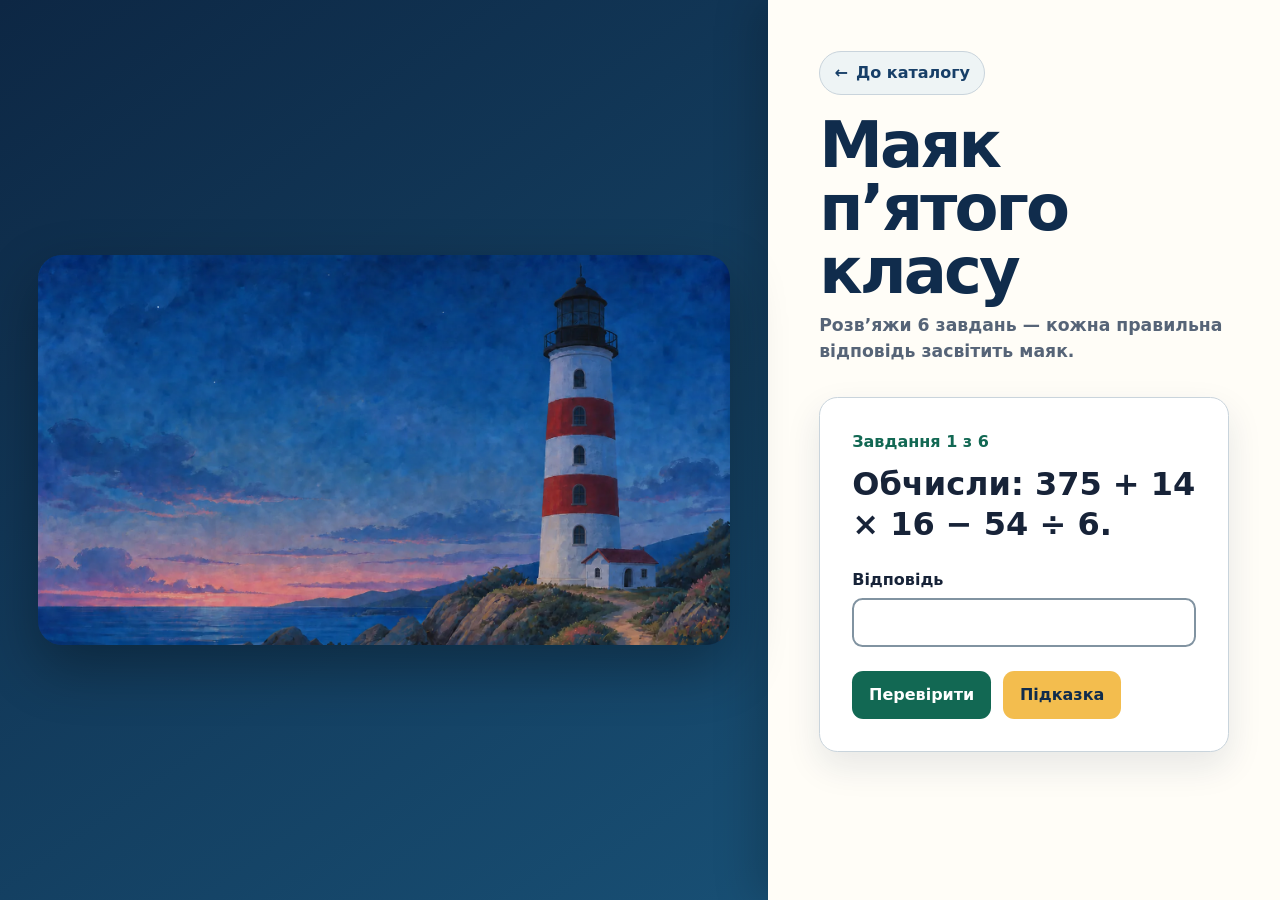
<file: activities/math/06-grade5-lighthouse/index.html>
<!doctype html>
<html lang="uk">
<head>
  <meta charset="utf-8">
  <meta name="viewport" content="width=device-width, initial-scale=1">
  <meta name="description" content="Шість математичних завдань для 5 класу, що засвічують маяк.">
  <meta http-equiv="Content-Security-Policy" content="default-src 'none'; style-src 'self'; script-src 'self'; img-src 'self'; connect-src 'none'; font-src 'none'; media-src 'none'; object-src 'none'; base-uri 'none'; form-action 'none'; frame-ancestors 'none'">
  <link rel="icon" href="lighthouse-0.webp">
  <title>Маяк п’ятого класу</title>
  <link rel="stylesheet" href="styles.css">
  <link rel="stylesheet" href="lighthouse-scene.css">
  <script src="generator.js" defer></script>
  <script src="game-model.js" defer></script>
  <script src="lighthouse-scene.js" defer></script>
  <script src="app.js" defer></script>
</head>
<body>
  <a class="skip-link" href="#task">Перейти до завдання</a>
  <main class="experience">
    <section class="scene-panel" aria-label="Вигляд маяка">
      <div id="lighthouse-scene" class="lighthouse-scene" role="img" aria-label="Маяк, стан 0 із 6: усі вікна й ліхтар вимкнені.">
        <img class="scene-image scene-image-current" src="lighthouse-0.webp" width="1672" height="941" alt="" aria-hidden="true">
        <img class="scene-image scene-image-next" src="lighthouse-0.webp" width="1672" height="941" alt="" aria-hidden="true">
      </div>
    </section>

    <section id="task" class="task-panel" aria-labelledby="activity-title">
      <header id="activity-context">
        <a class="catalog-link" href="../../../"><span aria-hidden="true">←</span> До каталогу</a>
        <h1 id="activity-title">Маяк п’ятого класу</h1>
        <p class="instruction">Розв’яжи 6 завдань — кожна правильна відповідь засвітить маяк.</p>
      </header>

      <section id="game" class="question-card" aria-labelledby="question-title">
        <p id="progress-label" class="progress-label">Завдання 1 з 6</p>
        <h2 id="question-title" tabindex="-1"></h2>
        <div id="answer-area" class="answer-area"></div>
        <div class="actions">
          <button id="check-button" class="button primary" type="button">Перевірити</button>
          <button id="hint-button" class="button secondary" type="button">Підказка</button>
          <button id="next-button" class="button primary" type="button" hidden>Далі</button>
        </div>
        <p id="hint" class="support hint" role="status" hidden></p>
        <p id="feedback" class="support feedback" role="alert" tabindex="-1" hidden></p>
      </section>

      <section id="finale" class="finale" aria-labelledby="finale-title" hidden>
        <h2 id="finale-title" tabindex="-1">Маяк світить! Усі 6 завдань виконано.</h2>
        <button id="new-game-button" class="button primary" type="button">Нова гра</button>
      </section>

      <section id="failure" class="failure" aria-labelledby="failure-title" hidden>
        <h2 id="failure-title" tabindex="-1">Не вдалося створити завдання. Почни нову гру.</h2>
        <button id="retry-button" class="button primary" type="button">Нова гра</button>
      </section>
    </section>
  </main>
</body>
</html>
</file>
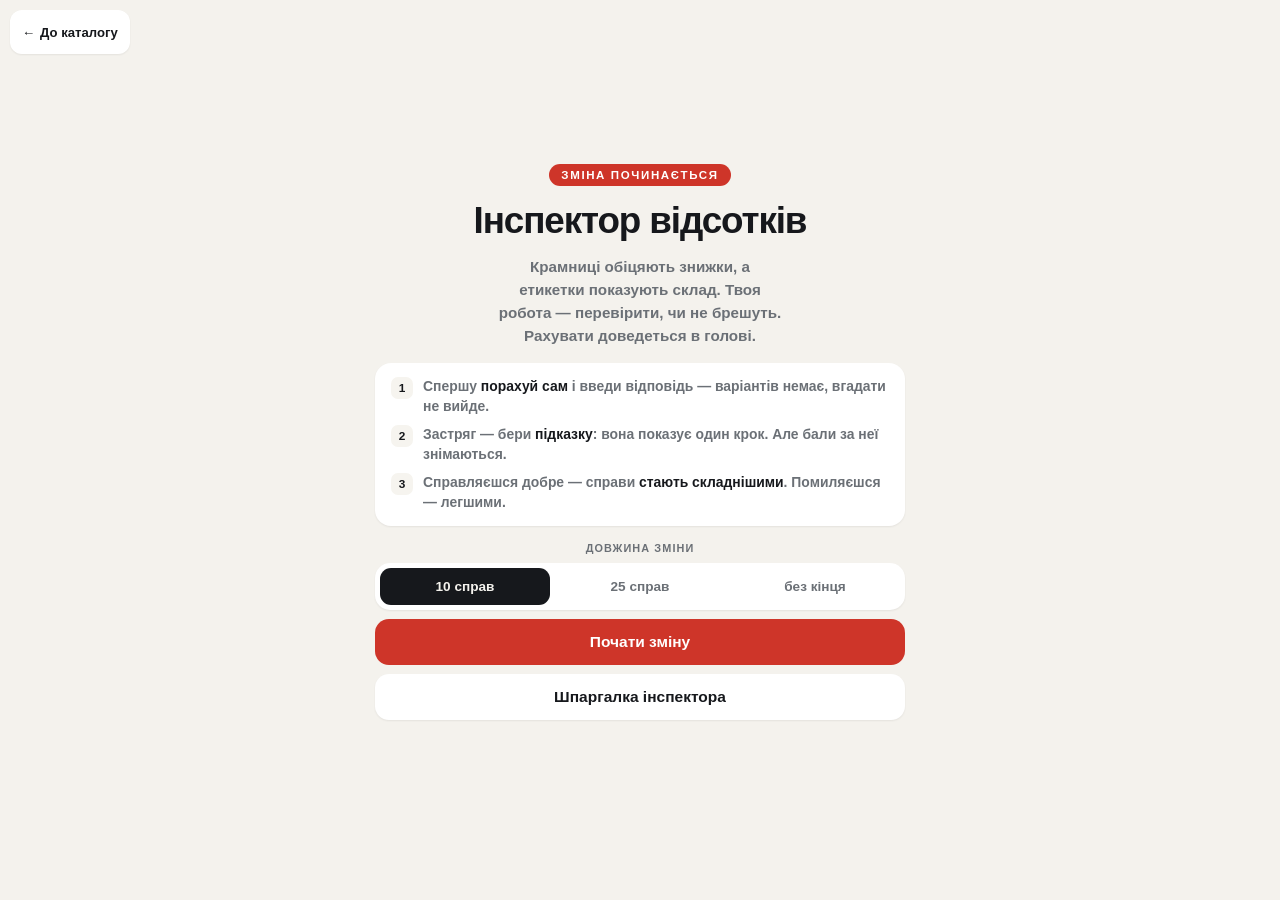
<file: activities/math/06-percentage-inspector/index.html>
<!doctype html>
<html lang="uk">
<head>
<meta charset="utf-8">
<meta name="viewport" content="width=device-width, initial-scale=1, viewport-fit=cover">
<meta name="color-scheme" content="light dark">
<meta name="theme-color" content="#F4F2ED" media="(prefers-color-scheme: light)">
<meta name="theme-color" content="#15171A" media="(prefers-color-scheme: dark)">
<meta name="description" content="Інтерактивна гра з математики для 6 класу: відсотки, знижки та етикетки. Учень рахує в голові й вводить відповідь. Працює офлайн, без жодних підключень.">
<meta name="author" content="">
<link rel="icon" href="data:image/svg+xml,%3Csvg%20xmlns%3D%27http%3A%2F%2Fwww.w3.org%2F2000%2Fsvg%27%20viewBox%3D%270%200%20100%20100%27%3E%3Ctext%20y%3D%27.9em%27%20font-size%3D%2790%27%3E%F0%9F%92%AF%3C%2Ftext%3E%3C%2Fsvg%3E">
<title>Інспектор відсотків</title>
<style>
  :root{
    --ground:#F4F2ED;
    --surface:#FFFFFF;
    --surface-2:#F6F4EF;
    --ink:#16181C;
    --ink-soft:#6B7076;
    --line:#E3E0D8;
    --line-2:#C8C4B8;
    --red:#CE3529;
    --red-soft:#FBE4E1;
    --yellow:#F4C542;
    --yellow-soft:#FCF0CF;
    --green:#1D8F5B;
    --green-soft:#DDF0E5;
    --blue:#2C5FA8;
    --blue-soft:#DFE8F7;
    --sh1:0 1px 2px rgba(22,24,28,.07);
    --sh2:0 2px 5px rgba(22,24,28,.07), 0 12px 26px rgba(22,24,28,.08);
    --font:ui-rounded,-apple-system,BlinkMacSystemFont,"Segoe UI",Roboto,"Helvetica Neue",Arial,sans-serif;
  }
  @media (prefers-color-scheme: dark){
    :root:not([data-theme="light"]){
      --ground:#15171A;
      --surface:#1E2227;
      --surface-2:#262B31;
      --ink:#ECEEF0;
      --ink-soft:#98A0A8;
      --line:#2F353C;
      --line-2:#4C545D;
      --red:#F0685C;
      --red-soft:#3A1E1B;
      --yellow:#F4C542;
      --yellow-soft:#3A2F14;
      --green:#4CC287;
      --green-soft:#153021;
      --blue:#7BA7E8;
      --blue-soft:#1B2739;
      --sh1:0 1px 2px rgba(0,0,0,.4);
      --sh2:0 2px 6px rgba(0,0,0,.35), 0 12px 28px rgba(0,0,0,.45);
    }
  }
  :root[data-theme="dark"]{
    --ground:#15171A;
    --surface:#1E2227;
    --surface-2:#262B31;
    --ink:#ECEEF0;
    --ink-soft:#98A0A8;
    --line:#2F353C;
    --line-2:#4C545D;
    --red:#F0685C;
    --red-soft:#3A1E1B;
    --yellow:#F4C542;
    --yellow-soft:#3A2F14;
    --green:#4CC287;
    --green-soft:#153021;
    --blue:#7BA7E8;
    --blue-soft:#1B2739;
    --sh1:0 1px 2px rgba(0,0,0,.4);
    --sh2:0 2px 6px rgba(0,0,0,.35), 0 12px 28px rgba(0,0,0,.45);
  }

  *{box-sizing:border-box;}
  html,body{height:100%;}
  body{
    margin:0; background:var(--ground); color:var(--ink);
    font-family:var(--font); -webkit-font-smoothing:antialiased;
  }
  button{font-family:inherit;}
  h1,h2,h3,p{margin:0;}
  .num{font-variant-numeric:tabular-nums; letter-spacing:-.02em;}
  .label{font-size:.68rem; font-weight:800; letter-spacing:.1em; text-transform:uppercase; color:var(--ink-soft);}
  .catalog-link{
    position:fixed; z-index:10; top:max(10px,env(safe-area-inset-top,0px)); left:max(10px,env(safe-area-inset-left,0px));
    min-height:44px; display:inline-flex; align-items:center; gap:5px; padding:0 12px;
    border-radius:12px; background:var(--surface); box-shadow:var(--sh1); color:var(--ink);
    font-size:.82rem; font-weight:800; text-decoration:none;
  }
  .catalog-link:focus-visible{outline:3px solid var(--blue); outline-offset:2px;}
  .fraction{
    display:inline-grid; grid-template-rows:auto 1px auto; align-items:center; justify-items:center;
    min-width:1.2em; margin-inline:.08em; vertical-align:middle; line-height:1; font-variant-numeric:tabular-nums;
  }
  .fraction .fraction-bar{width:100%; min-width:1.05em; height:1px; background:currentColor;}
  .fraction .fraction-num,.fraction .fraction-den{font-size:.78em; padding-inline:.1em;}

  #app{
    height:100%; max-width:560px; margin:0 auto;
    padding-inline:15px; padding-block:12px;
    display:flex; flex-direction:column; gap:12px; overflow-x:hidden;
  }
  .screen{flex:1; min-height:0; display:flex; flex-direction:column; gap:12px;}

  /* ===== MENU ===== */
  .menu{justify-content:center; text-align:center; gap:16px;}
  .menu-badge{
    align-self:center; background:var(--red); color:#fff; font-weight:900;
    font-size:.72rem; letter-spacing:.14em; padding:5px 12px; border-radius:999px;
  }
  .menu-title{font-size:clamp(1.7rem,7.5vw,2.3rem); font-weight:900; letter-spacing:-.03em; line-height:1.05;}
  .menu-sub{color:var(--ink-soft); font-size:.95rem; font-weight:600; line-height:1.5; max-width:34ch; margin-inline:auto;}
  .rules{
    background:var(--surface); border-radius:16px; box-shadow:var(--sh1);
    padding:14px 16px; text-align:left; display:flex; flex-direction:column; gap:9px;
  }
  .rule{display:grid; grid-template-columns:22px 1fr; gap:10px; align-items:start; font-size:.87rem; font-weight:600; color:var(--ink-soft); line-height:1.4;}
  .rule b{color:var(--ink);}
  .rule-n{
    width:22px; height:22px; border-radius:7px; background:var(--surface-2);
    display:grid; place-items:center; font-size:.74rem; font-weight:900; color:var(--ink);
  }
  .menu-actions{display:flex; flex-direction:column; gap:9px;}
  .best{font-size:.8rem; font-weight:800; color:var(--ink-soft);}
  .seg{
    display:grid; grid-template-columns:repeat(3,1fr); gap:5px;
    background:var(--surface); padding:5px; border-radius:15px; box-shadow:var(--sh1);
  }
  .seg-btn{
    border:none; background:transparent; padding:11px 3px; border-radius:11px;
    font-size:.85rem; font-weight:800; color:var(--ink-soft); cursor:pointer;
  }
  .seg-btn.on{background:var(--ink); color:var(--ground);}
  .seg-btn:focus-visible{outline:3px solid var(--blue); outline-offset:1px;}
  .seg-lab{font-size:.68rem; font-weight:800; letter-spacing:.1em; text-transform:uppercase; color:var(--ink-soft); text-align:center;}

  /* ===== BUTTONS ===== */
  .btn{border:none; border-radius:14px; padding:14px 16px; font-size:.97rem; font-weight:800; cursor:pointer; transition:transform .12s ease;}
  .btn:active{transform:scale(.975);}
  .btn:focus-visible{outline:3px solid var(--blue); outline-offset:2px;}
  .btn-primary{background:var(--ink); color:var(--ground);}
  .btn-red{background:var(--red); color:#fff;}
  .btn-green{background:var(--green); color:#fff;}
  .btn-ghost{background:var(--surface); color:var(--ink); box-shadow:var(--sh1);}
  .btn:disabled{opacity:.45; cursor:default;}

  /* ===== PLAY HEADER ===== */
  .topbar{display:flex; align-items:center; gap:10px;}
  .icon-btn{
    width:34px; height:34px; flex:none; border:none; border-radius:10px; background:var(--surface);
    box-shadow:var(--sh1); color:var(--ink); font-size:1.05rem; font-weight:800; cursor:pointer;
    display:grid; place-items:center;
  }
  .icon-btn:focus-visible{outline:3px solid var(--blue); outline-offset:2px;}
  .topbar-mid{flex:1; min-width:0;}
  .case-no{font-size:.85rem; font-weight:800;}
  .tierbar{display:flex; align-items:center; gap:5px; margin-top:3px;}
  .tier-dots{display:flex; gap:3px;}
  .tdot{width:7px; height:7px; border-radius:50%; background:var(--line-2);}
  .tdot.on{background:var(--red);}
  .tier-text{font-size:.7rem; font-weight:800; color:var(--ink-soft);}
  .points{text-align:right; flex:none;}
  .points-val{font-size:1.15rem; font-weight:900; font-variant-numeric:tabular-nums;}
  .points-lab{font-size:.63rem; font-weight:800; color:var(--ink-soft); letter-spacing:.06em; text-transform:uppercase;}
  .streak{
    display:inline-flex; align-items:center; gap:4px; background:var(--yellow-soft);
    color:#8A6400; font-size:.68rem; font-weight:900; padding:2px 8px; border-radius:999px; margin-top:3px;
  }
  :root:not([data-theme="light"]) .streak{color:var(--yellow);}
  @media (prefers-color-scheme: light){ :root:not([data-theme="dark"]) .streak{color:#8A6400;} }

  /* ===== THE SIGN ===== */
  .sign{
    background:var(--surface); border-radius:18px; box-shadow:var(--sh2);
    padding:16px; position:relative; overflow:hidden;
  }
  .sign-top{display:flex; align-items:center; gap:8px; margin-bottom:10px;}
  .sign-icon{font-size:1.15rem;}
  .sign-shop{font-size:.75rem; font-weight:800; color:var(--ink-soft); letter-spacing:.04em;}
  .sign-item{font-size:1.02rem; font-weight:800; margin-bottom:8px;}
  .price-row{display:flex; align-items:baseline; gap:12px; flex-wrap:wrap;}
  .price-old{font-size:1.15rem; font-weight:800; color:var(--ink-soft); text-decoration:line-through; text-decoration-thickness:2px;}
  .price-new{font-size:1.9rem; font-weight:900; letter-spacing:-.03em;}
  .price-main{font-size:2.1rem; font-weight:900; letter-spacing:-.03em;}
  .badge{
    background:var(--red); color:#fff; font-weight:900; font-size:1rem;
    padding:6px 12px; border-radius:11px; display:inline-block;
  }
  .badge-claim{
    background:var(--yellow); color:#4A3600; font-weight:900; font-size:.95rem;
    padding:6px 12px; border-radius:11px; display:inline-flex; align-items:center; gap:6px;
  }
  .claim-note{font-size:.76rem; font-weight:700; color:var(--ink-soft); margin-top:9px;}
  .two-offers{display:grid; grid-template-columns:1fr 1fr; gap:10px;}
  .offer{
    background:var(--surface-2); border-radius:13px; padding:11px 12px; text-align:center;
    display:flex; flex-direction:column; gap:5px;
  }
  .offer-name{font-size:.72rem; font-weight:900; letter-spacing:.06em; color:var(--ink-soft);}
  .offer-price{font-size:1.25rem; font-weight:900;}
  .offer-disc{font-size:.85rem; font-weight:900; color:var(--red);}
  .label-lines{display:flex; flex-direction:column; gap:5px; font-size:.92rem; font-weight:700;}
  .label-lines .big{font-size:1.5rem; font-weight:900;}

  /* ===== PROMPT + INPUT ===== */
  .prompt{font-size:1.02rem; font-weight:800; line-height:1.35; text-align:center; padding-inline:4px;}
  .prompt small{display:block; font-size:.78rem; font-weight:700; color:var(--ink-soft); margin-top:4px;}

  .answer-area{flex:1; min-height:0; display:flex; flex-direction:column; justify-content:flex-end; gap:10px; padding-bottom:2px;}
  .display{
    background:var(--surface); border:2px solid var(--line); border-radius:16px;
    padding:12px 16px; min-height:62px; display:flex; align-items:center; justify-content:center; gap:3px;
    font-size:2rem; font-weight:900; font-variant-numeric:tabular-nums; letter-spacing:-.02em;
  }
  .display.empty{color:var(--line-2);}
  .display.shake{animation:shake .32s ease;}
  .display-unit{font-size:1.15rem; font-weight:800; color:var(--ink-soft); margin-left:3px;}
  @keyframes shake{0%,100%{transform:translateX(0);}25%{transform:translateX(-7px);}75%{transform:translateX(7px);}}

  .judge{display:grid; grid-template-columns:1fr 1fr; gap:10px;}
  .judge .btn{padding:20px 10px; font-size:1.02rem;}

  .hint-zone{display:flex; flex-direction:column; gap:7px;}
  .hint-btn{
    align-self:center; background:var(--blue-soft); color:var(--blue); border:none;
    border-radius:999px; padding:8px 16px; font-size:.82rem; font-weight:800; cursor:pointer;
  }
  .hint-btn:focus-visible{outline:3px solid var(--blue); outline-offset:2px;}
  .hint-step{
    background:var(--blue-soft); border-radius:12px; padding:10px 13px;
    font-size:.88rem; font-weight:700; line-height:1.45; color:var(--ink);
    display:grid; grid-template-columns:20px 1fr; gap:9px; align-items:start;
  }
  .hint-step .n{
    width:20px; height:20px; border-radius:6px; background:var(--blue); color:#fff;
    font-size:.7rem; font-weight:900; display:grid; place-items:center;
  }
  .hint-step b{font-weight:900;}

  /* ===== KEYPAD ===== */
  .keypad{display:grid; grid-template-columns:repeat(3,1fr); gap:8px;}
  .key{
    background:var(--surface); border:none; border-radius:14px; box-shadow:var(--sh1);
    padding:15px 0; font-size:1.3rem; font-weight:800; color:var(--ink); cursor:pointer;
    transition:transform .1s ease, background .1s ease; font-variant-numeric:tabular-nums;
  }
  .key:active{transform:scale(.95); background:var(--surface-2);}
  .key:focus-visible{outline:3px solid var(--blue); outline-offset:2px;}
  .key.wide{grid-column:span 2;}
  .key-ok{background:var(--green); color:#fff; box-shadow:none;}
  .key-del{background:var(--surface-2);}

  /* ===== FEEDBACK ===== */
  .fb{
    background:var(--surface); border-radius:18px; box-shadow:var(--sh2);
    padding:15px 16px; display:flex; flex-direction:column; gap:11px;
  }
  .fb-head{display:flex; align-items:center; gap:9px;}
  .fb-mark{
    width:30px; height:30px; border-radius:50%; display:grid; place-items:center;
    font-size:.95rem; font-weight:900; color:#fff; flex:none;
  }
  .fb-mark.ok{background:var(--green);}
  .fb-mark.no{background:var(--red);}
  .fb-title{font-size:1.02rem; font-weight:900;}
  .fb-pts{margin-left:auto; font-size:.8rem; font-weight:900; color:var(--ink-soft);}
  .fb-body{font-size:.9rem; font-weight:700; line-height:1.5;}
  .fb-body b{font-weight:900;}
  .fb-check{
    background:var(--surface-2); border-radius:12px; padding:11px 13px;
    font-size:.88rem; font-weight:700; line-height:1.5;
  }
  .fb-check .hl{color:var(--red); font-weight:900;}
  .fb-check .ok{color:var(--green); font-weight:900;}

  /* mini tape */
  .mini-tape{display:flex; flex-direction:column; gap:5px; margin-top:2px;}
  .mt-bar{position:relative; height:26px; background:var(--surface-2); border-radius:8px; overflow:hidden;}
  .mt-fill{position:absolute; left:0; top:0; bottom:0; background:var(--green-soft);}
  .mt-mark{position:absolute; top:0; bottom:0; width:3px; border-radius:2px;}
  .mt-mark.you{background:var(--red);}
  .mt-mark.right{background:var(--green);}
  .mt-legend{display:flex; gap:12px; font-size:.7rem; font-weight:800;}
  .mt-legend .you{color:var(--red);}
  .mt-legend .right{color:var(--green);}

  /* ===== REPORT ===== */
  .report{justify-content:center; text-align:center; gap:14px;}
  .rep-score{font-size:3rem; font-weight:900; letter-spacing:-.03em; font-variant-numeric:tabular-nums; line-height:1;}
  .rep-score small{font-size:1rem; color:var(--ink-soft); font-weight:800; margin-left:6px;}
  .rep-grid{display:grid; grid-template-columns:1fr 1fr; gap:9px;}
  .rep-cell{background:var(--surface); border-radius:14px; box-shadow:var(--sh1); padding:11px; }
  .rep-val{font-size:1.3rem; font-weight:900; font-variant-numeric:tabular-nums;}
  .rep-lab{font-size:.7rem; font-weight:800; color:var(--ink-soft); margin-top:2px;}
  .rep-msg{font-size:.9rem; font-weight:700; color:var(--ink-soft); line-height:1.5; max-width:34ch; margin-inline:auto;}

  /* ===== CHEAT SHEET ===== */
  .sheet-backdrop{position:fixed; inset:0; background:rgba(10,12,14,.55); z-index:20; display:flex; align-items:flex-end; justify-content:center; padding:14px;}
  .sheet{
    background:var(--surface); border-radius:20px; box-shadow:var(--sh2); width:100%; max-width:520px;
    padding:18px 16px calc(16px + env(safe-area-inset-bottom,0px)); max-height:86vh; overflow-y:auto;
    display:flex; flex-direction:column; gap:11px;
  }
  .sheet h2{font-size:1.1rem; font-weight:900;}
  .cheat-row{
    display:grid; grid-template-columns:62px 1fr; gap:12px; align-items:center;
    background:var(--surface-2); border-radius:12px; padding:10px 12px;
  }
  .cheat-k{font-size:1.05rem; font-weight:900; color:var(--red); text-align:center;}
  .cheat-v{font-size:.85rem; font-weight:700; line-height:1.4;}
  .cheat-v b{font-weight:900;}
  .cheat-note{font-size:.82rem; font-weight:700; color:var(--ink-soft); line-height:1.5;}

  @media (prefers-reduced-motion: reduce){ *{animation:none !important; transition:none !important;} }
  [hidden]{display:none !important;}

  /* автономний файл: відступи під "чубчик" телефона (в артефакті їх додає платформа) */
  :root{padding-top:env(safe-area-inset-top,0px); padding-bottom:env(safe-area-inset-bottom,0px);}
  img{max-width:100%;}
</style>
</head>
<body>
<div id="app">
  <a class="catalog-link" id="catalog-link" href="../../../"><span aria-hidden="true">←</span> До каталогу</a>

  <!-- ===== MENU ===== -->
  <section class="screen menu" id="screen-menu">
    <span class="menu-badge">ЗМІНА ПОЧИНАЄТЬСЯ</span>
    <h1 class="menu-title">Інспектор відсотків</h1>
    <p class="menu-sub">Крамниці обіцяють знижки, а етикетки показують склад. Твоя робота — перевірити, чи не брешуть. Рахувати доведеться в голові.</p>

    <div class="rules">
      <div class="rule"><span class="rule-n">1</span><span>Спершу <b>порахуй сам</b> і введи відповідь — варіантів немає, вгадати не вийде.</span></div>
      <div class="rule"><span class="rule-n">2</span><span>Застряг — бери <b>підказку</b>: вона показує один крок. Але бали за неї знімаються.</span></div>
      <div class="rule"><span class="rule-n">3</span><span>Справляєшся добре — справи <b>стають складнішими</b>. Помиляєшся — легшими.</span></div>
    </div>

    <div class="menu-actions">
      <p class="seg-lab">Довжина зміни</p>
      <div class="seg" id="len-seg">
        <button class="seg-btn on" data-len="10">10 справ</button>
        <button class="seg-btn" data-len="25">25 справ</button>
        <button class="seg-btn" data-len="0">без кінця</button>
      </div>
      <button class="btn btn-red" id="btn-start">Почати зміну</button>
      <button class="btn btn-ghost" id="btn-cheat">Шпаргалка інспектора</button>
    </div>
    <p class="best" id="best-line"></p>
  </section>

  <!-- ===== PLAY ===== -->
  <section class="screen play" id="screen-play" hidden>
    <div class="topbar">
      <button class="icon-btn" id="btn-quit" aria-label="Завершити зміну">‹</button>
      <div class="topbar-mid">
        <div class="case-no" id="case-no">Справа 1 з 10</div>
        <div class="tierbar">
          <span class="tier-dots" id="tier-dots"></span>
          <span class="tier-text" id="tier-text">новачок</span>
        </div>
      </div>
      <div class="points">
        <div class="points-val num" id="points-val">0</div>
        <div class="points-lab">балів</div>
        <div class="streak" id="streak" hidden>серія <span id="streak-n">2</span></div>
      </div>
    </div>

    <div class="sign" id="sign"></div>
    <p class="prompt" id="prompt"></p>

    <div class="answer-area" id="answer-area">
      <div class="hint-zone" id="hint-zone"></div>
      <div id="input-zone"></div>
    </div>

    <div id="pad-zone"></div>
  </section>

  <!-- ===== REPORT ===== -->
  <section class="screen report" id="screen-report" hidden>
    <div>
      <div class="rep-score num" id="rep-score">0<small> балів</small></div>
      <div class="best" id="rep-best"></div>
    </div>
    <div class="rep-grid">
      <div class="rep-cell"><div class="rep-val num" id="rep-cases">0</div><div class="rep-lab">справ завершено</div></div>
      <div class="rep-cell"><div class="rep-val num" id="rep-solo">0</div><div class="rep-lab">без підказок</div></div>
      <div class="rep-cell"><div class="rep-val num" id="rep-lies">0</div><div class="rep-lab">брехень викрито</div></div>
      <div class="rep-cell"><div class="rep-val num" id="rep-streak">0</div><div class="rep-lab">найдовша серія</div></div>
    </div>
    <p class="rep-msg" id="rep-msg"></p>
    <div class="menu-actions">
      <button class="btn btn-red" id="rep-again">Нова зміна</button>
      <button class="btn btn-ghost" id="rep-cheat">Шпаргалка інспектора</button>
      <button class="btn btn-ghost" id="rep-menu">На головну</button>
    </div>
  </section>

</div>

<div class="sheet-backdrop" id="cheat" hidden>
  <div class="sheet">
    <h2>Шпаргалка інспектора</h2>
    <div class="cheat-row"><span class="cheat-k">10%</span><span class="cheat-v">Поділи на 10. <b>10% від 480 = 48</b></span></div>
    <div class="cheat-row"><span class="cheat-k">1%</span><span class="cheat-v">Поділи на 100. <b>1% від 480 = 4,8</b></span></div>
    <div class="cheat-row"><span class="cheat-k">50%</span><span class="cheat-v">Половина. <b>50% від 480 = 240</b></span></div>
    <div class="cheat-row"><span class="cheat-k">25%</span><span class="cheat-v">Чверть, тобто поділи на 4. <b>25% від 480 = 120</b></span></div>
    <div class="cheat-row"><span class="cheat-k">5%</span><span class="cheat-v">Половина від 10%. <b>5% від 480 = 24</b></span></div>
    <p class="cheat-note">Будь-який потрібний відсоток можна скласти з цих значень: <b>35% = 10% + 10% + 10% + 5%</b>, або коротше — <b>25% + 10%</b>.</p>
    <p class="cheat-note">Назад, до цілого: якщо <b>20% — це 30</b>, то 10% — це 15, а все ціле — 150.</p>
    <p class="cheat-note">Дріб у відсотки: доведи знаменник до 100. <b><span class="fraction" role="math" aria-label="2 поділити на 5"><span class="fraction-num" aria-hidden="true">2</span><span class="fraction-bar" aria-hidden="true"></span><span class="fraction-den" aria-hidden="true">5</span></span> = <span class="fraction" role="math" aria-label="40 поділити на 100"><span class="fraction-num" aria-hidden="true">40</span><span class="fraction-bar" aria-hidden="true"></span><span class="fraction-den" aria-hidden="true">100</span></span> = 40%</b>. Десятковий дріб: <b>0,35 = 35 сотих = 35%</b>.</p>
    <button class="btn btn-primary" id="cheat-close">Зрозуміло</button>
  </div>
</div>

<script>
(function(){
  "use strict";

  function $(id){ return document.getElementById(id); }
  function randInt(a,b){ return Math.floor(Math.random()*(b-a+1))+a; }
  function pick(a){ return a[randInt(0,a.length-1)]; }
  function shuffle(a){ a=a.slice(); for(var i=a.length-1;i>0;i--){var j=randInt(0,i),t=a[i];a[i]=a[j];a[j]=t;} return a; }
  function n(x){
    var s = (Math.round(x*100)/100).toString().replace('.', ',');
    var parts = s.split(',');
    if (parts[0].length > 3) parts[0] = parts[0].replace(/\B(?=(\d{3})+(?!\d))/g, ' ');
    return parts.join(',');
  }
  function pointsWord(value){
    var lastTwo = Math.abs(value) % 100, last = lastTwo % 10;
    if (lastTwo >= 11 && lastTwo <= 14) return 'балів';
    if (last === 1) return 'бал';
    if (last >= 2 && last <= 4) return 'бали';
    return 'балів';
  }
  function fraction(nn, dd){
    return '<span class="fraction" role="math" aria-label="' + nn + ' поділити на ' + dd + '">' +
      '<span class="fraction-num" aria-hidden="true">' + nn + '</span>' +
      '<span class="fraction-bar" aria-hidden="true"></span>' +
      '<span class="fraction-den" aria-hidden="true">' + dd + '</span></span>';
  }
  function store(k,v){
    try{
      if (v === undefined) return JSON.parse(localStorage.getItem(k) || 'null');
      localStorage.setItem(k, JSON.stringify(v));
    }catch(e){ return null; }
  }

  /* ================= content pools ================= */
  var ITEMS = [
    {icon:'🧥', shop:'ОДЯГ', name:'Зимова куртка'},
    {icon:'👟', shop:'СПОРТ', name:'Кросівки'},
    {icon:'🎧', shop:'ТЕХНІКА', name:'Навушники'},
    {icon:'🛴', shop:'РУХ', name:'Самокат'},
    {icon:'🎒', shop:'ШКОЛА', name:'Рюкзак'},
    {icon:'⌚', shop:'ТЕХНІКА', name:'Смарт-годинник'},
    {icon:'🚲', shop:'РУХ', name:'Велосипед'},
    {icon:'🧩', shop:'ІГРИ', name:'Конструктор'},
    {icon:'🎸', shop:'МУЗИКА', name:'Гітара'},
    {icon:'📱', shop:'ТЕХНІКА', name:'Чохол на телефон'}
  ];

  var LABELS = [
    {icon:'🧃', name:'Мультифруктовий сік', component:'фруктовий сік', measure:'об’єму'},
    {icon:'🍫', name:'Шоколад', component:'какао', measure:'ваги'},
    {icon:'🥣', name:'Пластівці', component:'цукор', measure:'ваги'},
    {icon:'🧴', name:'Шампунь', component:'екстракт', measure:'об’єму'},
    {icon:'🥤', name:'Лимонад', component:'сік', measure:'об’єму'}
  ];

  var DEPOSITS = [
    {icon:'🎟️', text:'Завдаток за квиток', full:'повна ціна квитка'},
    {icon:'🚲', text:'Передоплата за велосипед', full:'повна ціна велосипеда'},
    {icon:'🎸', text:'Перший внесок за гітару', full:'повна ціна гітари'},
    {icon:'🏕️', text:'Завдаток за похід', full:'повна вартість походу'}
  ];

  var FRACS = [
    {nn:1, dd:2, pct:50}, {nn:1, dd:4, pct:25}, {nn:3, dd:4, pct:75},
    {nn:1, dd:5, pct:20}, {nn:2, dd:5, pct:40}, {nn:3, dd:5, pct:60}, {nn:4, dd:5, pct:80},
    {nn:1, dd:10, pct:10}, {nn:3, dd:10, pct:30}, {nn:7, dd:10, pct:70}, {nn:9, dd:10, pct:90},
    {nn:1, dd:20, pct:5}, {nn:3, dd:20, pct:15}, {nn:13, dd:20, pct:65}, {nn:17, dd:20, pct:85},
    {nn:1, dd:25, pct:4}, {nn:3, dd:25, pct:12}, {nn:1, dd:50, pct:2}
  ];
  var DECS = [5,10,15,20,25,30,35,40,45,50,55,60,65,70,75,80,85,90,95,4,8,12,6];

  var WHOLES = {
    1:[200,400,600,800,1000,120,160,240,300],
    2:[240,320,480,560,600,720,800,900,1200],
    3:[140,260,340,460,740,880,960,1240,1360],
    4:[260,540,760,1120,1480,1640,1820,2240]
  };
  var PCTS = {
    1:[10,25,50],
    2:[5,15,20,30,40,75],
    3:[35,45,60,65,85,90],
    4:[15,35,55,65,95,45]
  };

  /* ================= hint ladders ================= */
  function ladderPart(W, p){
    var steps = [], ten = W/10, five = W/20;
    if (p === 50) { steps.push('50% — це половина: ' + n(W) + ' : 2 = <b>' + n(W/2) + '</b>'); return steps; }
    if (p === 25) { steps.push('25% — це чверть: ' + n(W) + ' : 4 = <b>' + n(W/4) + '</b>'); return steps; }
    if (p === 75) {
      steps.push('25% — це чверть: ' + n(W) + ' : 4 = <b>' + n(W/4) + '</b>');
      steps.push('75% — це три чверті: 3 × ' + n(W/4) + ' = <b>' + n(3*W/4) + '</b>');
      return steps;
    }
    steps.push('10% — це ' + n(W) + ' : 10 = <b>' + n(ten) + '</b>');
    if (p === 10) return steps;
    var tens = Math.floor(p/10), rem = p % 10;
    var times = (tens >= 2 && tens <= 4) ? 'рази' : 'разів';
    if (rem === 0){
      steps.push(p + '% — це ' + tens + ' ' + times + ' по 10%: ' + tens + ' × ' + n(ten) + ' = <b>' + n(tens*ten) + '</b>');
    } else {
      steps.push('5% — це половина від 10%: ' + n(ten) + ' : 2 = <b>' + n(five) + '</b>');
      if (tens === 1){
        steps.push(p + '% = 10% + 5% = ' + n(ten) + ' + ' + n(five) + ' = <b>' + n(W*p/100) + '</b>');
      } else if (tens > 1){
        steps.push(p + '% = ' + tens + ' × ' + n(ten) + ' + ' + n(five) + ' = <b>' + n(W*p/100) + '</b>');
      }
    }
    if (p >= 80 && p < 100){
      steps.push('Хитріше — з іншого боку: 100% − ' + (100-p) + '% = ' + n(W) + ' − ' +
                 n(W*(100-p)/100) + ' = <b>' + n(W*p/100) + '</b>');
    }
    return steps;
  }

  function ladderWhole(part, p, whole){
    var steps = [];
    if (p === 50){
      steps.push('50% — це половина цілого, тому ціле вдвічі більше');
      steps.push('2 × ' + n(part) + ' = <b>' + n(whole) + '</b>');
    } else if (p === 25){
      steps.push('25% — це чверть цілого, а чвертей у цілому чотири');
      steps.push('4 × ' + n(part) + ' = <b>' + n(whole) + '</b>');
    } else if (p === 75){
      steps.push('75% — це три чверті, тож одна чверть: ' + n(part) + ' : 3 = <b>' + n(whole/4) + '</b>');
      steps.push('У цілому чотири чверті: 4 × ' + n(whole/4) + ' = <b>' + n(whole) + '</b>');
    } else if (p === 10){
      steps.push('10% — це десята частина цілого');
      steps.push('10 × ' + n(part) + ' = <b>' + n(whole) + '</b>');
    } else {
      steps.push(p + '% — це ' + n(part) + '. Щоб знайти 10%, поділи ' + n(part) + ' на ' + (p/10) + ': ' +
                 n(part) + ' : ' + (p/10) + ' = <b>' + n(whole/10) + '</b>');
      steps.push('Ціле — це 10 разів по 10%: 10 × ' + n(whole/10) + ' = <b>' + n(whole) + '</b>');
    }
    return steps;
  }

  function ladderWhatPct(part, whole, pct){
    return [
      '1% від ' + n(whole) + ' — це ' + n(whole) + ' : 100 = <b>' + n(whole/100) + '</b>',
      'Скільки таких частин у ' + n(part) + '? ' + n(part) + ' : ' + n(whole/100) + ' = <b>' + pct + '</b>',
      'Отже це <b>' + pct + '%</b>'
    ];
  }

  function ladderFrac(f){
    var k = 100 / f.dd;
    return [
      'Щоб отримати відсотки, знаменник треба зробити 100: ' + f.dd + ' × ' + n(k) + ' = 100',
      'Тоді чисельник теж множимо на ' + n(k) + ': ' + f.nn + ' × ' + n(k) + ' = <b>' + n(f.nn*k) + '</b>',
      f.nn*k + ' сотих — це <b>' + f.pct + '%</b>'
    ];
  }

  /* ================= case generators ================= */
  function caseDiscount(tier){
    var W = pick(WHOLES[tier]), p = pick(PCTS[tier]), item = pick(ITEMS);
    var cut = W*p/100;
    var askPay = tier >= 2 && Math.random() < 0.5;
    var ans = askPay ? W - cut : cut;
    var ladder = ladderPart(W, p).slice();
    if (askPay) ladder.push('Заплатиш решту: ' + n(W) + ' − ' + n(cut) + ' = <b>' + n(W-cut) + '</b>');
    return {
      kind:'discount',
      facts:{whole:W, percent:p, cut:cut, askPay:askPay},
      sign:'<div class="sign-top"><span class="sign-icon">' + item.icon + '</span>' +
           '<span class="sign-shop">' + item.shop + ' · РОЗПРОДАЖ</span></div>' +
           '<div class="sign-item">' + item.name + '</div>' +
           '<div class="price-row"><span class="price-main num">' + n(W) + ' ₴</span>' +
           '<span class="badge">−' + p + '%</span></div>',
      prompt: askPay ? 'Скільки заплатиш після знижки?' : 'Скільки гривень знижки?',
      unit:'₴', answer:ans, ladder:ladder,
      solution: askPay
        ? p + '% від ' + n(W) + ' = ' + n(cut) + ', тож заплатиш ' + n(W) + ' − ' + n(cut) + ' = <b>' + n(ans) + ' ₴</b>'
        : p + '% від ' + n(W) + ' = <b>' + n(ans) + ' ₴</b>',
      checkBack: function(user){
        var up = Math.round(user / W * 1000) / 10;
        if (askPay) return 'Твоє число — це ' + n(up) + '% від ціни, а після знижки лишається ' + (100-p) + '%.';
        return 'Твоє число — це <span class="hl">' + n(up) + '%</span> від ' + n(W) + ', а треба було <span class="ok">' + p + '%</span>.';
      },
      tape: askPay ? null : {whole:W, rightPct:p, unit:'₴'}
    };
  }

  function caseClaim(tier){
    var base = [400,600,800,1000,1200,1500,2000];
    var W = pick(base);
    var p = pick(tier === 1 ? [10,25,50] : tier === 2 ? [15,20,30,40] : [35,45,60,65]);
    var newPrice = W - W*p/100;
    var honest = Math.random() < 0.45;
    var claim = p;
    if (!honest){
      var deltas = [5,10,15,-5,-10];
      var tries = 0;
      do { claim = p + pick(deltas); tries++; } while ((claim <= 0 || claim >= 95 || claim === p) && tries < 12);
      if (claim <= 0 || claim >= 95 || claim === p) claim = p + 10;
    }
    var item = pick(ITEMS);
    return {
      kind:'claim',
      facts:{whole:W, percent:p, newPrice:newPrice, claimedPercent:claim, honest:honest},
      sign:'<div class="sign-top"><span class="sign-icon">' + item.icon + '</span>' +
           '<span class="sign-shop">' + item.shop + ' · ОГОЛОШЕННЯ</span></div>' +
           '<div class="sign-item">' + item.name + '</div>' +
           '<div class="price-row"><span class="price-old num">' + n(W) + ' ₴</span>' +
           '<span class="price-new num">' + n(newPrice) + ' ₴</span></div>' +
           '<div class="claim-note">Крамниця пише:</div>' +
           '<div style="margin-top:6px;"><span class="badge-claim">ЗНИЖКА ' + claim + '%</span></div>',
      judge:{
        question:'Крамниця каже правду?',
        options:[{label:'Правда', val:true}, {label:'Брехня', val:false}],
        correct: honest
      },
      isLie: !honest,
      prompt:'А яка знижка насправді?',
      unit:'%', answer:p,
      ladder: ['Знижка в гривнях: ' + n(W) + ' − ' + n(newPrice) + ' = <b>' + n(W-newPrice) + ' ₴</b>']
              .concat(ladderWhatPct(W-newPrice, W, p)),
      solution:'Знижка ' + n(W-newPrice) + ' ₴ від ' + n(W) + ' ₴ — це <b>' + p + '%</b>' +
               (honest ? ', оголошення чесне.' : ', а не ' + claim + '%. Крамниця перебільшила.'),
      checkBack: function(user){
        var wouldBe = W - W*user/100;
        return 'Якби знижка була ' + n(user) + '%, ціна стала б <span class="hl">' + n(wouldBe) + ' ₴</span>, а на вивісці — <span class="ok">' + n(newPrice) + ' ₴</span>.';
      },
      tape:{whole:W, rightPct:p, unit:'₴', label:'справжня знижка', pctAnswer:true}
    };
  }

  function caseCompare(tier){
    var W1 = pick(WHOLES[Math.min(tier,3)]), p1 = pick(PCTS[Math.min(tier,3)]);
    var W2, p2, f1, f2, guard = 0;
    f1 = W1 - W1*p1/100;
    do {
      W2 = pick(WHOLES[Math.min(tier,3)]);
      p2 = pick(PCTS[Math.min(tier,3)]);
      f2 = W2 - W2*p2/100;
      guard++;
    } while ((f1 === f2 || Math.abs(f1-f2) > 400 || W1 === W2) && guard < 40);
    if (f1 === f2 || Math.abs(f1-f2) > 400 || W1 === W2){
      var wholes = WHOLES[Math.min(tier,3)], pcts = PCTS[Math.min(tier,3)], found = false;
      for (var wi=0;wi<wholes.length && !found;wi++){
        for (var pi=0;pi<pcts.length;pi++){
          var candidate = wholes[wi] - wholes[wi]*pcts[pi]/100;
          if (wholes[wi] !== W1 && candidate !== f1 && Math.abs(candidate-f1) <= 400){
            W2 = wholes[wi]; p2 = pcts[pi]; f2 = candidate; found = true; break;
          }
        }
      }
    }
    var cheaper = f1 < f2 ? 'A' : 'B';
    var item = pick(ITEMS);
    return {
      kind:'compare',
      facts:{wholeA:W1, percentA:p1, finalA:f1, wholeB:W2, percentB:p2, finalB:f2},
      sign:'<div class="sign-top"><span class="sign-icon">' + item.icon + '</span>' +
           '<span class="sign-shop">ОДИН ТОВАР · ДВІ КРАМНИЦІ</span></div>' +
           '<div class="sign-item">' + item.name + '</div>' +
           '<div class="two-offers">' +
           '<div class="offer"><span class="offer-name">КРАМНИЦЯ A</span><span class="offer-price num">' + n(W1) + ' ₴</span><span class="offer-disc">−' + p1 + '%</span></div>' +
           '<div class="offer"><span class="offer-name">КРАМНИЦЯ B</span><span class="offer-price num">' + n(W2) + ' ₴</span><span class="offer-disc">−' + p2 + '%</span></div>' +
           '</div>',
      judge:{
        question:'Де вийде дешевше?',
        options:[{label:'Крамниця A', val:'A'}, {label:'Крамниця B', val:'B'}],
        correct: cheaper
      },
      prompt:'На скільки гривень дешевше?',
      unit:'₴', answer: Math.abs(f1-f2),
      ladder:[
        'Крамниця A: ' + p1 + '% від ' + n(W1) + ' = ' + n(W1*p1/100) + ', платиш ' + n(W1) + ' − ' + n(W1*p1/100) + ' = <b>' + n(f1) + ' ₴</b>',
        'Крамниця B: ' + p2 + '% від ' + n(W2) + ' = ' + n(W2*p2/100) + ', платиш ' + n(W2) + ' − ' + n(W2*p2/100) + ' = <b>' + n(f2) + ' ₴</b>',
        'Різниця: ' + n(Math.max(f1,f2)) + ' − ' + n(Math.min(f1,f2)) + ' = <b>' + n(Math.abs(f1-f2)) + ' ₴</b>'
      ],
      solution:'A коштує ' + n(f1) + ' ₴, B — ' + n(f2) + ' ₴. Різниця <b>' + n(Math.abs(f1-f2)) + ' ₴</b>.',
      checkBack: function(){
        return 'Порівнюй кінцеві ціни, а не самі відсотки: більший відсоток від меншої ціни може дати менше грошей.';
      }
    };
  }

  function caseWhole(tier){
    var p = pick(tier <= 2 ? [10,20,25,50] : [20,25,40,75]);
    var W = pick(WHOLES[Math.min(tier,3)]);
    while (W % 20 !== 0) W = pick(WHOLES[Math.min(tier,3)]);
    var part = W*p/100;
    var d = pick(DEPOSITS);
    return {
      kind:'whole',
      facts:{percent:p, whole:W, part:part},
      sign:'<div class="sign-top"><span class="sign-icon">' + d.icon + '</span>' +
           '<span class="sign-shop">КВИТАНЦІЯ</span></div>' +
           '<div class="label-lines"><span>' + d.text + '</span>' +
           '<span class="big num">' + n(part) + ' ₴</span>' +
           '<span>це <b>' + p + '%</b> від повної ціни</span></div>',
      prompt:'Яка повна ціна?',
      unit:'₴', answer:W,
      ladder: ladderWhole(part, p, W),
      solution: p + '% — це ' + n(part) + ' ₴, тому все ціле — <b>' + n(W) + ' ₴</b>.',
      checkBack: function(user){
        var check = Math.round(user*p/100*100)/100;
        return 'Перевірка: ' + p + '% від ' + n(user) + ' — це <span class="hl">' + n(check) +
               ' ₴</span>, а в квитанції <span class="ok">' + n(part) + ' ₴</span>.';
      }
    };
  }

  function caseLabel(tier){
    var L = pick(LABELS);
    var useFrac = Math.random() < 0.5;
    if (useFrac){
      var f = pick(tier <= 2 ? FRACS.slice(0,11) : FRACS);
      return {
        kind:'label',
        facts:{source:'fraction', numerator:f.nn, denominator:f.dd, percent:f.pct},
        sign:'<div class="sign-top"><span class="sign-icon">' + L.icon + '</span>' +
             '<span class="sign-shop">ЕТИКЕТКА</span></div>' +
             '<div class="sign-item">' + L.name + '</div>' +
             '<div class="label-lines"><span>У складі: ' + L.component + ' — ' +
             '<b>' + fraction(f.nn, f.dd) + '</b> від ' + L.measure + '</span></div>',
        prompt:'Скільки це відсотків?',
        unit:'%', answer:f.pct,
        ladder: ladderFrac(f),
        solution: fraction(f.nn, f.dd) + ' = ' + fraction(n(f.nn*(100/f.dd)), 100) + ' = <b>' + f.pct + '%</b>',
        checkBack: function(user){
          return 'Відсоток показує кількість сотих частин. Твоє число означає дріб ' + fraction(n(user), 100) + '.';
        }
      };
    }
    var pct = pick(tier <= 2 ? [5,10,15,20,25,30,40,50,60,75] : DECS);
    var dec = (pct/100).toString().replace('.', ',');
    return {
      kind:'label',
      facts:{source:'decimal', decimal:pct/100, percent:pct},
      sign:'<div class="sign-top"><span class="sign-icon">' + L.icon + '</span>' +
           '<span class="sign-shop">ЕТИКЕТКА</span></div>' +
           '<div class="sign-item">' + L.name + '</div>' +
           '<div class="label-lines"><span>У складі: ' + L.component + ' — ' +
           '<b>' + dec + '</b> від ' + L.measure + '</span></div>',
      prompt:'Скільки це відсотків?',
      unit:'%', answer:pct,
      ladder:[
        dec + ' — це ' + n(pct) + ' сотих',
        'А сота частина і є 1%',
        'Отже ' + dec + ' = <b>' + pct + '%</b>'
      ],
      solution: dec + ' = <b>' + pct + '%</b> (кома переїжджає на два знаки вправо)',
      checkBack: function(user){
        return 'Твоє число у вигляді десяткового дробу — це ' + n(user/100).replace('.', ',') + ', а на етикетці ' + dec + '.';
      }
    };
  }

  var GENS = {
    discount: caseDiscount, claim: caseClaim, compare: caseCompare,
    whole: caseWhole, label: caseLabel
  };
  var POOLS = {
    1:['discount','label','discount','claim','whole'],
    2:['discount','claim','whole','label','discount'],
    3:['claim','discount','whole','compare','label'],
    4:['compare','claim','whole','discount','claim']
  };

  /* ================= game state ================= */
  var shiftLen = 10; /* 0 = без кінця */
  var G = {
    caseIdx:0, total:10, done:0, points:0, tier:1, streak:0, bestStreak:0, solo:0, lies:0,
    upCount:0, cur:null, casePoints:3, hintsShown:0, wrongs:0, lastKind:null,
    phase:'judge', input:''
  };

  function tierName(t){ return ['новачок','стажер','інспектор','старший інспектор'][t-1]; }
  function isLast(){ return isFinite(G.total) && G.caseIdx === G.total - 1; }
  function bestKey(){ return 'inspector_best_' + (isFinite(G.total) ? G.total : 'inf'); }
  function bestKeyFor(len){ return 'inspector_best_' + (len ? len : 'inf'); }

  function newCase(){
    var pool = POOLS[G.tier].filter(function(k){ return k !== G.lastKind; });
    var kind = pick(pool.length ? pool : POOLS[G.tier]);
    G.lastKind = kind;
    G.cur = GENS[kind](G.tier);
    G.casePoints = 3; G.hintsShown = 0; G.wrongs = 0; G.input = '';
    G.phase = G.cur.judge ? 'judge' : 'input';
    render();
  }

  /* ================= rendering ================= */
  function renderHeader(){
    $('case-no').textContent = 'Справа ' + (G.caseIdx+1) + (isFinite(G.total) ? ' з ' + G.total : '');
    var dots = '';
    for (var i=1;i<=4;i++) dots += '<span class="tdot' + (i <= G.tier ? ' on' : '') + '"></span>';
    $('tier-dots').innerHTML = dots;
    $('tier-text').textContent = tierName(G.tier);
    $('points-val').textContent = G.points;
    document.querySelector('.points-lab').textContent = pointsWord(G.points);
    $('streak').hidden = G.streak < 2;
    $('streak-n').textContent = G.streak;
  }

  function renderHints(){
    var z = $('hint-zone');
    z.innerHTML = '';
    for (var i=0;i<G.hintsShown;i++){
      var d = document.createElement('div');
      d.className = 'hint-step';
      d.innerHTML = '<span class="n">' + (i+1) + '</span><span>' + G.cur.ladder[i] + '</span>';
      z.appendChild(d);
    }
    if (G.phase === 'input' && G.hintsShown < G.cur.ladder.length){
      var b = document.createElement('button');
      b.className = 'hint-btn';
      b.id = 'hint-btn';
      b.textContent = G.hintsShown === 0 ? 'Підказка · −1 бал' : 'Ще крок · −1 бал';
      b.addEventListener('click', takeHint);
      z.appendChild(b);
    }
  }

  function renderInput(){
    var iz = $('input-zone'), pz = $('pad-zone');
    iz.innerHTML = ''; pz.innerHTML = '';

    if (G.phase === 'judge'){
      $('prompt').innerHTML = G.cur.judge.question + '<small>подумай, перш ніж тиснути</small>';
      var wrap = document.createElement('div');
      wrap.className = 'judge';
      G.cur.judge.options.forEach(function(o, i){
        var b = document.createElement('button');
        b.className = 'btn ' + (i === 0 ? 'btn-green' : 'btn-red');
        b.textContent = o.label;
        b.addEventListener('click', function(){ answerJudge(o.val); });
        wrap.appendChild(b);
      });
      pz.appendChild(wrap);
      return;
    }

    $('prompt').innerHTML = G.cur.prompt + '<small>порахуй в голові й введи число</small>';

    var disp = document.createElement('div');
    disp.className = 'display' + (G.input ? '' : ' empty');
    disp.id = 'display';
    disp.innerHTML = (G.input ? '<span class="num">' + n(Number(G.input)) + '</span>' : '<span>—</span>') +
                     '<span class="display-unit">' + G.cur.unit + '</span>';
    iz.appendChild(disp);

    var pad = document.createElement('div');
    pad.className = 'keypad';
    ['1','2','3','4','5','6','7','8','9'].forEach(function(d){
      pad.appendChild(keyBtn(d, function(){ typeDigit(d); }));
    });
    pad.appendChild(keyBtn('⌫', delDigit, 'key-del'));
    pad.appendChild(keyBtn('0', function(){ typeDigit('0'); }));
    pad.appendChild(keyBtn('✓', submit, 'key-ok'));
    pz.appendChild(pad);
  }

  function keyBtn(txt, fn, cls){
    var b = document.createElement('button');
    b.className = 'key' + (cls ? ' ' + cls : '');
    b.textContent = txt;
    b.addEventListener('click', fn);
    return b;
  }

  function render(){
    renderHeader();
    $('sign').innerHTML = G.cur.sign;
    renderHints();
    renderInput();
  }

  /* ================= input ================= */
  function typeDigit(d){
    if (G.phase !== 'input') return;
    if (G.input.length >= 5) return;
    if (G.input === '' && d === '0') return;
    G.input += d;
    renderInput();
  }
  function delDigit(){
    if (G.phase !== 'input') return;
    G.input = G.input.slice(0, -1);
    renderInput();
  }
  function takeHint(){
    if (G.hintsShown >= G.cur.ladder.length) return;
    G.hintsShown++;
    G.casePoints = Math.max(0, G.casePoints - 1);
    renderHints();
  }

  function answerJudge(val){
    var ok = (val === G.cur.judge.correct);
    if (!ok) G.casePoints = Math.max(0, G.casePoints - 1);
    if (ok && G.cur.kind === 'claim' && G.cur.isLie) G.lies++;
    G.phase = 'input';
    render();
    var note = document.createElement('div');
    note.className = 'hint-step';
    note.style.background = ok ? 'var(--green-soft)' : 'var(--red-soft)';
    note.innerHTML = '<span class="n" style="background:' + (ok ? 'var(--green)' : 'var(--red)') + '">' +
                     (ok ? '✓' : '✕') + '</span><span>' +
                     (ok ? 'Чуйка не підвела. Тепер точне число.'
                         : 'Не вгадав — але це ще не все. Порахуй точно.') + '</span>';
    $('hint-zone').insertBefore(note, $('hint-zone').firstChild);
  }

  function submit(){
    if (G.phase !== 'input' || G.input === '') return;
    var user = Number(G.input);
    if (user === G.cur.answer){ finishCase(true, user); return; }

    G.wrongs++;
    G.casePoints = Math.max(0, G.casePoints - 1);
    var d = $('display');
    if (d){ d.classList.add('shake'); setTimeout(function(){ d.classList.remove('shake'); }, 340); }

    if (G.wrongs >= 2){ finishCase(false, user); return; }

    G.input = '';
    renderInput();
    var z = $('hint-zone');
    var note = document.createElement('div');
    note.className = 'hint-step';
    note.style.background = 'var(--red-soft)';
    note.innerHTML = '<span class="n" style="background:var(--red)">!</span><span>' +
                     (G.cur.checkBack ? G.cur.checkBack(user) : 'Не те число.') +
                     ' Спробуй ще раз.</span>';
    z.insertBefore(note, z.firstChild);
    if (G.hintsShown === 0 && G.cur.ladder.length){
      G.hintsShown = 1;
      renderHints();
      z.insertBefore(note, z.firstChild);
    }
  }

  /* ================= feedback ================= */
  function miniTape(tape, userPct, rightPct){
    if (!tape) return '';
    var u = Math.max(0, Math.min(100, userPct));
    return '<div class="mini-tape"><div class="mt-bar">' +
      '<div class="mt-fill" style="width:' + rightPct + '%"></div>' +
      '<div class="mt-mark right" style="left:' + rightPct + '%"></div>' +
      (isFinite(userPct) ? '<div class="mt-mark you" style="left:' + u + '%"></div>' : '') +
      '</div><div class="mt-legend"><span class="right">■ правильно: ' + rightPct + '%</span>' +
      (isFinite(userPct) ? '<span class="you">■ твоя відповідь: ' + n(Math.round(userPct*10)/10) + '%</span>' : '') +
      '</div></div>';
  }

  function finishCase(ok, user){
    G.phase = 'done';
    G.done++;
    if (ok && G.casePoints === 3) G.solo++;
    if (!ok) G.casePoints = 0;

    var bonus = 0;
    if (ok && G.casePoints === 3){
      G.streak++;
      if (G.streak >= 3) bonus = 1;
      if (G.streak > G.bestStreak) G.bestStreak = G.streak;
    } else {
      G.streak = 0;
    }
    G.points += G.casePoints + bonus;

    if (ok && G.casePoints === 3){ G.upCount++; if (G.upCount >= 2){ G.tier = Math.min(4, G.tier+1); G.upCount = 0; } }
    else if (!ok || G.casePoints <= 1){ G.tier = Math.max(1, G.tier-1); G.upCount = 0; }

    renderHeader();

    var tapeHTML = '';
    if (G.cur.tape){
      var rightPct = G.cur.tape.rightPct;
      var userPct = G.cur.tape.pctAnswer ? user : (user / G.cur.tape.whole * 100);
      tapeHTML = miniTape(G.cur.tape, ok ? NaN : userPct, rightPct);
    }

    var title = ok ? (G.casePoints === 3 ? 'Точно!' : 'Правильно') : 'Ось правильний розв’язок';
    var html =
      '<div class="fb-head"><span class="fb-mark ' + (ok ? 'ok' : 'no') + '">' + (ok ? '✓' : '✕') + '</span>' +
      '<span class="fb-title">' + title + '</span>' +
      '<span class="fb-pts">+' + (G.casePoints + bonus) + (bonus ? ' (серія)' : '') + '</span></div>' +
      '<div class="fb-body">' + G.cur.solution + '</div>' +
      (!ok && G.cur.checkBack ? '<div class="fb-check">' + G.cur.checkBack(user) + '</div>' : '') +
      tapeHTML +
      '<button class="btn btn-primary" id="btn-next">' +
      (isLast() ? 'Підсумок зміни' : 'Наступна справа') + '</button>';

    $('input-zone').innerHTML = '';
    $('hint-zone').innerHTML = '';
    $('prompt').textContent = '';
    var fb = document.createElement('div');
    fb.className = 'fb';
    fb.innerHTML = html;
    $('pad-zone').innerHTML = '';
    $('pad-zone').appendChild(fb);
    $('btn-next').addEventListener('click', nextCase);
    $('btn-next').focus();
  }

  function nextCase(){
    if (isLast()){ showReport(); return; }
    G.caseIdx++;
    newCase();
  }

  /* ================= screens ================= */
  function show(name){
    $('catalog-link').hidden = name === 'play';
    $('screen-menu').hidden = name !== 'menu';
    $('screen-play').hidden = name !== 'play';
    $('screen-report').hidden = name !== 'report';
  }

  function startShift(){
    G.total = shiftLen ? shiftLen : Infinity;
    G.caseIdx = 0; G.done = 0; G.points = 0; G.tier = 1; G.streak = 0; G.bestStreak = 0;
    G.solo = 0; G.lies = 0; G.upCount = 0; G.lastKind = null;
    show('play');
    newCase();
  }

  function showReport(){
    var key = bestKey();
    var best = store(key) || 0;
    if (G.points > best) store(key, G.points);
    $('rep-score').innerHTML = G.points + '<small> ' + pointsWord(G.points) + '</small>';
    $('rep-best').textContent = (G.points > best ? 'Новий рекорд! ' : 'Рекорд: ' + best + ' · ') +
                                'рівень: ' + tierName(G.tier);
    $('rep-cases').textContent = G.done;
    $('rep-solo').textContent = G.solo;
    $('rep-lies').textContent = G.lies;
    $('rep-streak').textContent = G.bestStreak;
    var share = G.done ? G.solo / G.done : 0;
    var msg;
    if (share >= 0.8) msg = 'Майже все — без підказок. Ти рахуєш відсотки в голові швидше, ніж крамниці встигають їх вигадувати.';
    else if (share >= 0.5) msg = 'Добра зміна. Найкраще виходить, коли спершу знаходиш 10% — далі все збирається саме.';
    else msg = 'Головне правило інспектора: спочатку 10% (поділи на 10), потім склади потрібну кількість. Спробуй ще зміну.';
    $('rep-msg').textContent = msg;
    show('report');
  }

  function updateBest(){
    var best = store(bestKeyFor(shiftLen)) || 0;
    $('best-line').textContent = best ? 'Твій рекорд у цьому режимі: ' + best + ' ' + pointsWord(best) : '';
  }

  /* ================= wiring ================= */
  $('btn-start').addEventListener('click', startShift);
  $('rep-again').addEventListener('click', startShift);
  $('rep-menu').addEventListener('click', function(){ updateBest(); show('menu'); });
  $('btn-quit').addEventListener('click', function(){
    if (G.done > 0){ showReport(); return; }
    updateBest(); show('menu');
  });
  Array.prototype.forEach.call(document.querySelectorAll('.seg-btn'), function(b){
    b.addEventListener('click', function(){
      Array.prototype.forEach.call(document.querySelectorAll('.seg-btn'), function(x){ x.classList.remove('on'); });
      b.classList.add('on');
      shiftLen = Number(b.getAttribute('data-len'));
      updateBest();
    });
  });
  $('btn-cheat').addEventListener('click', function(){ $('cheat').hidden = false; });
  $('rep-cheat').addEventListener('click', function(){ $('cheat').hidden = false; });
  $('cheat-close').addEventListener('click', function(){ $('cheat').hidden = true; });
  $('cheat').addEventListener('click', function(e){ if (e.target === $('cheat')) $('cheat').hidden = true; });

  document.addEventListener('keydown', function(e){
    if ($('screen-play').hidden) return;
    if (G.phase === 'input'){
      if (/^[0-9]$/.test(e.key)) { typeDigit(e.key); e.preventDefault(); }
      else if (e.key === 'Backspace'){ delDigit(); e.preventDefault(); }
      else if (e.key === 'Enter'){ submit(); e.preventDefault(); }
    } else if (G.phase === 'done' && e.key === 'Enter'){
      var b = $('btn-next'); if (b) b.click();
    }
  });

  updateBest();

  /* test hook: lets automated checks generate many cases */
  window.__inspector = {
    gens: GENS,
    generate: function(kind, tier){ return GENS[kind](tier); },
    state: function(){ return G; }
  };
})();
</script>
</body>
</html>
</file>
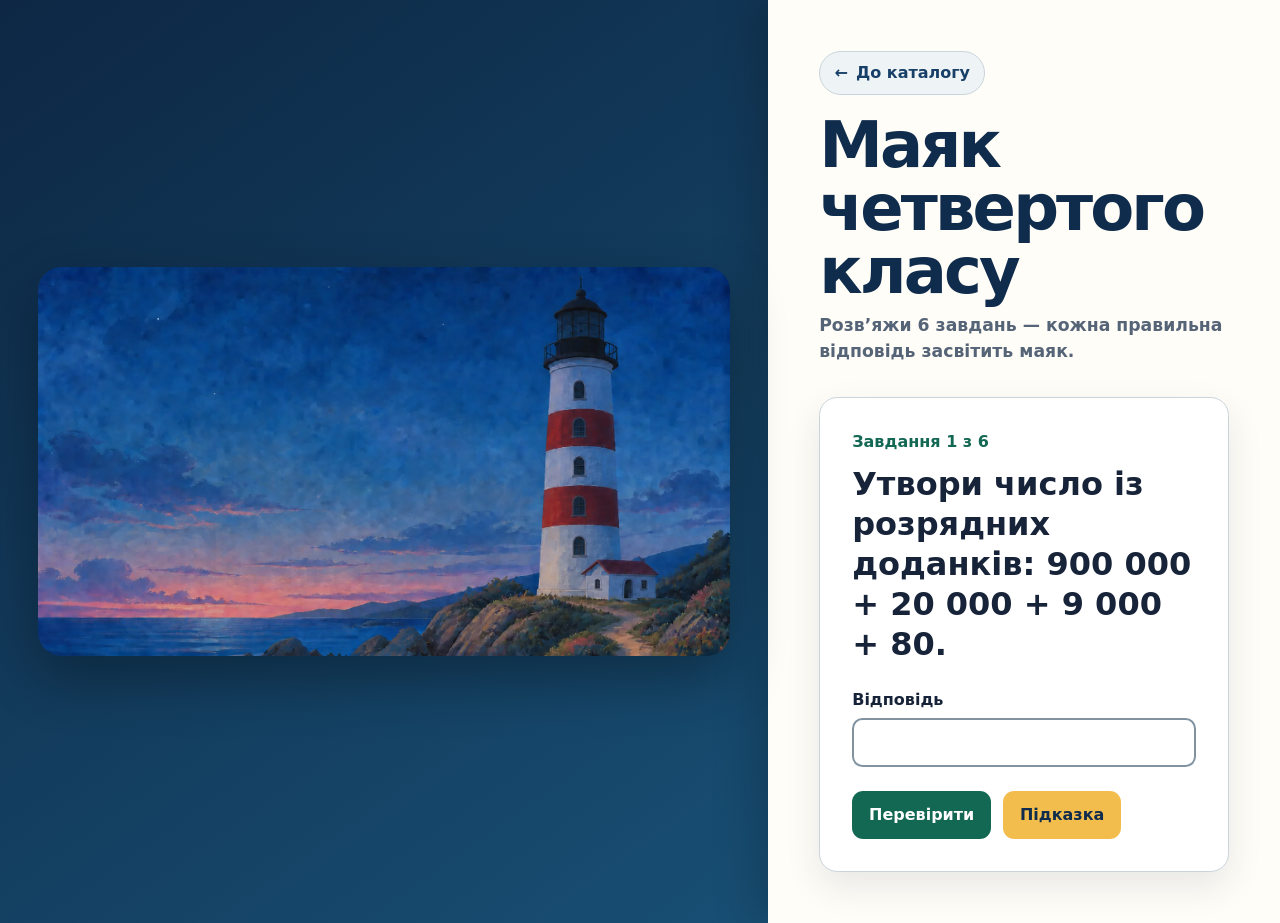
<file: activities/math/07-grade4-lighthouse/index.html>
<!doctype html>
<html lang="uk">
<head>
  <meta charset="utf-8">
  <meta name="viewport" content="width=device-width, initial-scale=1">
  <meta name="description" content="Шість завдань для повторення математики 4 класу перед початком 5 класу.">
  <meta http-equiv="Content-Security-Policy" content="default-src 'none'; style-src 'self'; script-src 'self'; img-src 'self'; connect-src 'none'; font-src 'none'; media-src 'none'; object-src 'none'; base-uri 'none'; form-action 'none'; frame-ancestors 'none'">
  <link rel="icon" href="lighthouse-0.webp">
  <title>Маяк четвертого класу</title>
  <link rel="stylesheet" href="styles.css">
  <link rel="stylesheet" href="lighthouse-scene.css">
  <script src="generator.js" defer></script>
  <script src="game-model.js" defer></script>
  <script src="lighthouse-scene.js" defer></script>
  <script src="app.js" defer></script>
</head>
<body>
  <a class="skip-link" href="#task">Перейти до завдання</a>
  <main class="experience">
    <section class="scene-panel" aria-label="Вигляд маяка">
      <div id="lighthouse-scene" class="lighthouse-scene" role="img" aria-label="Маяк, стан 0 із 6: усі вікна й ліхтар вимкнені.">
        <img class="scene-image scene-image-current" src="lighthouse-0.webp" width="1672" height="941" alt="" aria-hidden="true">
        <img class="scene-image scene-image-next" src="lighthouse-0.webp" width="1672" height="941" alt="" aria-hidden="true">
      </div>
    </section>

    <section id="task" class="task-panel" aria-labelledby="activity-title">
      <header id="activity-context">
        <a class="catalog-link" href="../../../"><span aria-hidden="true">←</span> До каталогу</a>
        <h1 id="activity-title">Маяк четвертого класу</h1>
        <p class="instruction">Розв’яжи 6 завдань — кожна правильна відповідь засвітить маяк.</p>
      </header>

      <section id="game" class="question-card" aria-labelledby="question-title">
        <p id="progress-label" class="progress-label">Завдання 1 з 6</p>
        <h2 id="question-title" tabindex="-1"></h2>
        <div id="answer-area" class="answer-area"></div>
        <div class="actions">
          <button id="check-button" class="button primary" type="button">Перевірити</button>
          <button id="hint-button" class="button secondary" type="button">Підказка</button>
          <button id="next-button" class="button primary" type="button" hidden>Далі</button>
        </div>
        <div id="hints" class="hint-list" aria-live="polite"></div>
        <p id="feedback" class="support feedback" role="alert" tabindex="-1" hidden></p>
      </section>

      <section id="finale" class="finale" aria-labelledby="finale-title" hidden>
        <h2 id="finale-title" tabindex="-1">Маяк світить! Усі 6 завдань виконано.</h2>
        <button id="new-game-button" class="button primary" type="button">Нова гра</button>
      </section>

      <section id="failure" class="failure" aria-labelledby="failure-title" hidden>
        <h2 id="failure-title" tabindex="-1">Не вдалося створити завдання. Почни нову гру.</h2>
        <button id="retry-button" class="button primary" type="button">Нова гра</button>
      </section>
    </section>
  </main>
</body>
</html>
</file>
<file: assets/catalog.css>
:root {
  --ink: #182033;
  --muted: #5a6478;
  --paper: #f7f6f1;
  --card: #ffffff;
  --line: #dfe2e8;
  --math: #6b47d9;
  --math-soft: #eee9ff;
  --cs: #087f75;
  --cs-soft: #ddf5f1;
  --accent: var(--math);
  --accent-soft: var(--math-soft);
  --shadow: 0 18px 50px rgba(24, 32, 51, 0.11);
  color-scheme: light;
}

* { box-sizing: border-box; }
[hidden] { display: none !important; }

html { scroll-behavior: smooth; }

body {
  margin: 0;
  min-width: 320px;
  color: var(--ink);
  background:
    radial-gradient(circle at 8% 2%, rgba(107, 71, 217, 0.11), transparent 25rem),
    radial-gradient(circle at 92% 20%, rgba(8, 127, 117, 0.10), transparent 28rem),
    var(--paper);
  font-family: ui-sans-serif, system-ui, -apple-system, BlinkMacSystemFont, "Segoe UI", sans-serif;
  line-height: 1.55;
}

button, input { font: inherit; }
button, a { -webkit-tap-highlight-color: transparent; }

button:focus-visible,
a:focus-visible,
[tabindex="-1"]:focus-visible {
  outline: 3px solid #f2a900;
  outline-offset: 4px;
}

.skip-link {
  position: fixed;
  z-index: 20;
  top: 0.75rem;
  left: 0.75rem;
  padding: 0.75rem 1rem;
  color: white;
  background: var(--ink);
  border-radius: 0.6rem;
  transform: translateY(-180%);
}
.skip-link:focus { transform: translateY(0); }

.site-header {
  position: relative;
  overflow: hidden;
  padding: clamp(3.5rem, 9vw, 7rem) 1.25rem clamp(3rem, 7vw, 5rem);
  color: white;
  background: linear-gradient(125deg, #222a55 0%, #49328f 52%, #087f75 130%);
}

.site-header::before,
.site-header::after {
  content: "";
  position: absolute;
  border: 1px solid rgba(255,255,255,0.18);
  border-radius: 50%;
}
.site-header::before { width: 22rem; height: 22rem; right: -8rem; top: -12rem; }
.site-header::after { width: 10rem; height: 10rem; left: -4rem; bottom: -6rem; }

.header-orbit {
  position: absolute;
  width: 4.5rem;
  height: 4.5rem;
  right: 14%;
  top: 26%;
  border: 0.7rem dotted rgba(255,255,255,0.22);
  border-radius: 50%;
}

.header-layout,
.page-shell,
.site-footer {
  width: min(72rem, 100%);
  margin-inline: auto;
}

.header-layout {
  position: relative;
  z-index: 1;
  display: grid;
  grid-template-columns: minmax(0, 1fr) minmax(18rem, 21rem);
  align-items: center;
  gap: clamp(2rem, 6vw, 5rem);
}

.school-badge {
  min-height: 8.75rem;
  display: grid;
  grid-template-columns: 7rem minmax(0, 1fr);
  align-items: center;
  gap: 1rem;
  padding: 0.85rem;
  color: var(--ink);
  background: rgba(255, 255, 255, 0.96);
  border: 1px solid rgba(255, 255, 255, 0.7);
  border-radius: 1.25rem;
  box-shadow: 0 18px 45px rgba(15, 20, 45, 0.24);
  text-decoration: none;
  transition: transform 160ms ease, box-shadow 160ms ease;
}
.school-badge:hover { transform: translateY(-3px); box-shadow: 0 22px 52px rgba(15, 20, 45, 0.3); }
.school-badge img { width: 7rem; height: 7rem; display: block; object-fit: contain; }
.school-badge-copy { display: grid; gap: 0.55rem; }
.school-name { font-weight: 850; font-size: 1rem; line-height: 1.25; }
.school-link-cue { color: #55408d; font-size: 0.86rem; font-weight: 800; }

.eyebrow,
.step-label {
  margin: 0 0 0.5rem;
  font-weight: 800;
  letter-spacing: 0.13em;
  text-transform: uppercase;
}
.eyebrow { color: #c8f2eb; font-size: 0.8rem; }
.step-label { color: var(--accent); font-size: 0.72rem; }

h1, h2, h3, p { overflow-wrap: anywhere; }
h1 { max-width: 13ch; margin: 0; font-size: clamp(2.6rem, 7vw, 5.4rem); line-height: 0.96; letter-spacing: -0.055em; }
.intro { max-width: 42rem; margin: 1.5rem 0 0; color: #e8eaf8; font-size: clamp(1.05rem, 2vw, 1.3rem); }

.page-shell { min-height: 32rem; padding: clamp(2.5rem, 6vw, 5rem) 1.25rem; }
.section-heading { max-width: 43rem; margin-bottom: 2rem; }
.section-heading h2,
.catalog-heading h2 { margin: 0; font-size: clamp(2rem, 4vw, 3.2rem); line-height: 1.08; letter-spacing: -0.035em; }
.section-heading p:last-child,
.catalog-heading p:last-child { color: var(--muted); }

.subject-grid { display: grid; grid-template-columns: repeat(2, minmax(0, 1fr)); gap: 1.25rem; }
.subject-card {
  min-height: 12.5rem;
  display: grid;
  grid-template-columns: auto 1fr auto;
  align-items: center;
  gap: 1.25rem;
  padding: clamp(1.25rem, 3vw, 2rem);
  text-align: left;
  color: var(--ink);
  background: var(--card);
  border: 1px solid var(--line);
  border-radius: 1.4rem;
  box-shadow: 0 10px 30px rgba(24, 32, 51, 0.07);
  cursor: pointer;
  transition: transform 160ms ease, box-shadow 160ms ease, border-color 160ms ease;
}
.subject-card:hover { transform: translateY(-4px); box-shadow: var(--shadow); }
.subject-math:hover { border-color: var(--math); }
.subject-cs:hover { border-color: var(--cs); }
.subject-symbol,
.subject-mark {
  display: grid;
  place-items: center;
  width: 4.4rem;
  height: 4.4rem;
  flex: 0 0 auto;
  border-radius: 1.25rem;
  font-weight: 900;
  font-size: 1.6rem;
}
.subject-math .subject-symbol { color: var(--math); background: var(--math-soft); }
.subject-cs .subject-symbol { color: var(--cs); background: var(--cs-soft); }
.subject-copy { display: grid; gap: 0.3rem; }
.subject-copy strong { font-size: 1.45rem; }
.subject-copy > span { color: var(--muted); }
.subject-count { min-height: 1.5rem; font-weight: 800; font-size: 0.88rem; }
.subject-math .subject-count { color: var(--math); }
.subject-cs .subject-count { color: var(--cs); }
.subject-arrow { font-size: 1.8rem; }

.state-panel {
  min-height: 18rem;
  display: grid;
  place-items: center;
  align-content: center;
  gap: 0.5rem;
  text-align: center;
}
.state-panel p { margin: 0; color: var(--muted); }
.loader { width: 2.5rem; height: 2.5rem; border: 0.3rem solid var(--line); border-top-color: var(--math); border-radius: 50%; animation: spin 700ms linear infinite; }
@keyframes spin { to { transform: rotate(360deg); } }
.error-panel { max-width: 42rem; margin-inline: auto; padding: 2rem; background: var(--card); border: 1px solid var(--line); border-radius: 1.4rem; box-shadow: var(--shadow); }
.state-icon { font-size: 2.4rem; color: var(--accent); }

.button,
.back-button {
  min-height: 2.75rem;
  border-radius: 0.75rem;
  border: 0;
  font-weight: 800;
  cursor: pointer;
}
.button { padding: 0.75rem 1rem; }
.button.primary { color: white; background: var(--ink); }
.button.quiet { width: 100%; color: var(--accent); background: var(--accent-soft); }
.button:disabled { opacity: 0.48; cursor: not-allowed; }
.back-button { margin-bottom: 2rem; padding: 0.6rem 0; color: var(--muted); background: transparent; }
.back-button:hover { color: var(--ink); }

.catalog-heading { display: flex; justify-content: space-between; gap: 2rem; align-items: center; padding-bottom: 2rem; border-bottom: 1px solid var(--line); }
.subject-mark { color: var(--accent); background: var(--accent-soft); }
.catalog-layout { display: grid; grid-template-columns: 15rem minmax(0, 1fr); gap: clamp(2rem, 5vw, 4.5rem); padding-top: 2rem; }
.filters fieldset { min-width: 0; margin: 0 0 1.25rem; padding: 0; border: 0; }
.filters legend { font-size: 1.15rem; font-weight: 850; }
.filter-help { margin: 0.25rem 0 1rem; color: var(--muted); font-size: 0.9rem; }
.grade-options,
.tag-group { display: grid; gap: 0.55rem; }
.grade-option,
.tag-option { position: relative; }
.grade-option input,
.tag-option input { position: absolute; width: 1px; height: 1px; opacity: 0; }
.grade-option label,
.tag-option label {
  min-height: 2.75rem;
  display: flex;
  align-items: center;
  justify-content: space-between;
  padding: 0.55rem 0.8rem;
  background: var(--card);
  border: 1px solid var(--line);
  border-radius: 0.7rem;
  cursor: pointer;
}
.grade-option label::after,
.tag-option label::after { content: ""; flex: 0 0 auto; width: 1rem; height: 1rem; border: 2px solid #8c94a5; border-radius: 0.3rem; }
.grade-option input:checked + label,
.tag-option input:checked + label { color: var(--accent); border-color: var(--accent); background: var(--accent-soft); font-weight: 800; }
.grade-option input:checked + label::after,
.tag-option input:checked + label::after { border-color: var(--accent); background: var(--accent); box-shadow: inset 0 0 0 3px var(--accent-soft); }
.grade-option input:focus-visible + label,
.tag-option input:focus-visible + label { outline: 3px solid #f2a900; outline-offset: 3px; }
.tag-options { display: grid; gap: 0.25rem; }

.result-count { min-height: 1.6rem; margin: 0 0 1rem; color: var(--muted); font-weight: 750; }
.activity-grid { display: grid; grid-template-columns: repeat(2, minmax(0, 1fr)); gap: 1.2rem; }
.activity-card { display: flex; flex-direction: column; min-height: 18rem; padding: 1.5rem; background: var(--card); border: 1px solid var(--line); border-radius: 1.15rem; box-shadow: 0 8px 24px rgba(24, 32, 51, 0.06); }
.activity-card h3 { margin: 0 0 0.7rem; font-size: 1.4rem; line-height: 1.2; }
.activity-card p { margin: 0 0 1.25rem; color: var(--muted); }
.grade-chips,
.tag-chips { display: flex; flex-wrap: wrap; gap: 0.45rem; }
.grade-chips { margin-top: auto; margin-bottom: 0.65rem; }
.tag-chips { margin-bottom: 1.25rem; }
.grade-chip { padding: 0.25rem 0.6rem; color: var(--accent); background: var(--accent-soft); border-radius: 99rem; font-size: 0.82rem; font-weight: 800; }
.tag-chip { padding: 0.22rem 0.55rem; color: var(--ink); background: #edf0f5; border-radius: 99rem; font-size: 0.78rem; font-weight: 700; }
.activity-link { min-height: 2.75rem; display: inline-flex; align-items: center; justify-content: space-between; gap: 1rem; padding: 0.7rem 0.9rem; color: white; background: var(--accent); border-radius: 0.75rem; font-weight: 800; text-decoration: none; }
.empty-state { padding: 3rem 1.5rem; text-align: center; background: var(--card); border: 1px dashed #b9bfca; border-radius: 1rem; }
.empty-state h3 { margin: 0.25rem 0; }
.empty-state p:last-child { margin: 0; color: var(--muted); }

.site-footer { padding: 0 1.25rem 2.5rem; color: var(--muted); font-size: 0.9rem; }
.site-footer p { margin: 0; }
.site-footer p:first-child { padding-top: 1.5rem; border-top: 1px solid var(--line); }
.school-attribution { padding-top: 0.35rem; }
.school-attribution a { color: inherit; text-underline-offset: 0.16em; }
.school-attribution a:hover { color: var(--ink); }

body.subject-computer-science { --accent: var(--cs); --accent-soft: var(--cs-soft); }

@media (max-width: 760px) {
  .header-layout { grid-template-columns: 1fr; gap: 2rem; }
  .school-badge { width: min(100%, 25rem); grid-template-columns: 6.25rem minmax(0, 1fr); }
  .school-badge img { width: 6.25rem; height: 6.25rem; }
  .subject-grid,
  .activity-grid { grid-template-columns: 1fr; }
  .catalog-layout { grid-template-columns: 1fr; }
  .filters { padding-bottom: 1.5rem; border-bottom: 1px solid var(--line); }
  .grade-options,
  .tag-group { grid-template-columns: repeat(2, minmax(0, 1fr)); }
  .catalog-heading { align-items: flex-start; }
}

@media (max-width: 460px) {
  .site-header { padding-top: 3.25rem; }
  .school-badge { min-height: 0; grid-template-columns: 5.5rem minmax(0, 1fr); padding: 0.7rem; }
  .school-badge img { width: 5.5rem; height: 5.5rem; }
  .subject-card { grid-template-columns: auto 1fr; min-height: 10rem; }
  .subject-arrow { display: none; }
  .subject-symbol { width: 3.5rem; height: 3.5rem; }
  .catalog-heading .subject-mark { display: none; }
  .grade-options,
  .tag-group { grid-template-columns: 1fr; }
}

@media (prefers-reduced-motion: reduce) {
  html { scroll-behavior: auto; }
  *, *::before, *::after { animation-duration: 0.01ms !important; animation-iteration-count: 1 !important; transition-duration: 0.01ms !important; }
}
</file>
<file: activities/math/06-grade5-lighthouse/styles.css>
:root {
  --night: #102c4c;
  --navy: #173f68;
  --paper: #fffdf7;
  --ink: #172338;
  --muted: #566477;
  --line: #c9d4dc;
  --gold: #f3bd4e;
  --coral: #bd493f;
  --green: #126853;
  color-scheme: light;
}

* { box-sizing: border-box; }
[hidden] { display: none !important; }
body {
  margin: 0;
  color: var(--ink);
  background: #e7edf0;
  font-family: ui-rounded, "Segoe UI", system-ui, sans-serif;
  line-height: 1.5;
}
button, input { font: inherit; }
a, button, input { -webkit-tap-highlight-color: transparent; }
a:focus-visible,
button:focus-visible,
input:focus-visible,
[tabindex="-1"]:focus-visible {
  outline: 3px solid #f58b16;
  outline-offset: 3px;
}

.skip-link {
  position: fixed;
  z-index: 20;
  top: .75rem;
  left: .75rem;
  padding: .75rem 1rem;
  color: white;
  background: var(--night);
  border-radius: .65rem;
  transform: translateY(-180%);
}
.skip-link:focus { transform: none; }

.experience {
  min-height: 100vh;
  display: grid;
  grid-template-columns: minmax(0, 3fr) minmax(25rem, 2fr);
  background: var(--night);
}
.scene-panel {
  min-width: 0;
  display: grid;
  place-items: center;
  padding: clamp(1rem, 3vw, 2.5rem);
  background: linear-gradient(145deg, #0d2744, #184f74);
}
.lighthouse-scene {
  border-radius: clamp(.8rem, 2vw, 1.5rem);
  box-shadow: 0 1.4rem 3.5rem rgba(0, 0, 0, .32);
}
.task-panel {
  min-width: 0;
  padding: clamp(1.2rem, 4vw, 3.4rem);
  background: var(--paper);
  box-shadow: -.8rem 0 2.5rem rgba(0, 0, 0, .18);
}
.catalog-link {
  min-height: 44px;
  display: inline-flex;
  align-items: center;
  gap: .5rem;
  padding: .55rem .9rem;
  color: var(--navy);
  background: #eef4f5;
  border: 1px solid var(--line);
  border-radius: 999px;
  font-weight: 800;
  text-decoration: none;
}
.catalog-link:hover { background: #e1ebed; }
h1 {
  max-width: 13ch;
  margin: 1.2rem 0 .65rem;
  color: var(--night);
  font-size: clamp(2.25rem, 5vw, 4.5rem);
  line-height: .98;
  letter-spacing: -.045em;
}
.instruction {
  max-width: 38rem;
  margin: 0 0 2rem;
  color: var(--muted);
  font-size: 1.08rem;
  font-weight: 650;
}
.question-card,
.finale,
.failure {
  max-width: 42rem;
  padding: clamp(1.1rem, 3vw, 2rem);
  background: white;
  border: 1px solid var(--line);
  border-radius: 1.15rem;
  box-shadow: 0 .9rem 2.2rem rgba(16, 44, 76, .1);
}
.progress-label {
  margin: 0 0 .65rem;
  color: var(--green);
  font-weight: 900;
}
h2 {
  margin: 0 0 1.5rem;
  font-size: clamp(1.35rem, 2.5vw, 2rem);
  line-height: 1.25;
}
.stacked-fraction {
  display: inline-grid;
  min-width: 2.2rem;
  margin: 0 .15rem;
  grid-template-rows: auto .13rem auto;
  place-items: center;
  vertical-align: middle;
  line-height: 1;
}
.fraction-bar { width: 100%; height: .13rem; background: currentColor; }
.answer-area { display: grid; gap: .85rem; }
.field { display: grid; gap: .35rem; max-width: 22rem; font-weight: 750; }
.field input {
  width: 100%;
  min-height: 48px;
  padding: .65rem .75rem;
  color: var(--ink);
  background: white;
  border: 2px solid #8193a1;
  border-radius: .65rem;
}
fieldset {
  min-width: 0;
  margin: 0;
  padding: .8rem;
  border: 2px solid #8193a1;
  border-radius: .75rem;
}
legend { padding: 0 .35rem; font-weight: 850; }
.choice-grid { display: flex; flex-wrap: wrap; gap: .65rem; }
.choice-grid label {
  min-width: 54px;
  min-height: 48px;
  display: inline-flex;
  gap: .45rem;
  align-items: center;
  justify-content: center;
  padding: .45rem .65rem;
  background: #f2f6f7;
  border: 1px solid var(--line);
  border-radius: .65rem;
  font-weight: 800;
}
.choice-grid input { width: 1.25rem; height: 1.25rem; }
.actions { display: flex; flex-wrap: wrap; gap: .75rem; margin-top: 1.5rem; }
.button {
  min-height: 48px;
  padding: .7rem 1.05rem;
  border: 0;
  border-radius: .7rem;
  font-weight: 850;
  cursor: pointer;
}
.button.primary { color: white; background: var(--green); }
.button.secondary { color: var(--night); background: var(--gold); }
.button:disabled { opacity: .55; cursor: not-allowed; }
.support {
  margin: 1rem 0 0;
  padding: .85rem 1rem;
  border-left: .35rem solid;
  border-radius: .45rem;
}
.hint { color: #4c3a0d; background: #fff5d4; border-color: #b77d00; }
.feedback { color: #6f241d; background: #fff0ed; border-color: var(--coral); }
.feedback.correct { color: #0c5644; background: #e3f5ee; border-color: var(--green); }
.finale { color: #0c5644; background: #eefaf5; }
.failure { color: #6f241d; background: #fff2ef; }

@media (max-width: 900px) {
  .experience { display: block; background: var(--paper); }
  .scene-panel { padding: .75rem; }
  .task-panel { padding: 1rem max(1rem, env(safe-area-inset-right)) 2.5rem max(1rem, env(safe-area-inset-left)); box-shadow: none; }
  h1 { max-width: none; margin-top: .8rem; font-size: clamp(2rem, 10vw, 3.2rem); }
  .instruction { margin-bottom: 1.2rem; }
  .question-card, .finale, .failure { max-width: none; }
}

@media (max-width: 420px) {
  .scene-panel { padding: 0; }
  .lighthouse-scene { border-radius: 0; box-shadow: none; }
  .task-panel { padding-inline: .8rem; }
  .question-card, .finale, .failure { padding: 1rem; border-radius: .85rem; }
  .actions > .button { flex: 1 1 8rem; }
}

@media (prefers-reduced-motion: reduce) {
  *, *::before, *::after {
    scroll-behavior: auto !important;
    animation-duration: .01ms !important;
    animation-iteration-count: 1 !important;
    transition-duration: .01ms !important;
  }
}
</file>
<file: activities/math/06-grade5-lighthouse/lighthouse-scene.css>
.lighthouse-scene {
  position: relative;
  isolation: isolate;
  overflow: hidden;
  width: 100%;
  aspect-ratio: 1672 / 941;
  background: #12375f;
}

.scene-image {
  position: absolute;
  inset: 0;
  display: block;
  width: 100%;
  height: 100%;
  object-fit: contain;
}

.scene-image-current {
  z-index: 1;
}

.scene-image-next {
  z-index: 2;
  opacity: 0;
  pointer-events: none;
  transition: opacity .52s ease-in-out;
}

.scene-image-next.is-visible {
  opacity: 1;
}

@media (prefers-reduced-motion: reduce) {
  .scene-image-next {
    transition: none;
  }
}
</file>
<file: activities/math/07-grade4-lighthouse/styles.css>
:root {
  --night: #102c4c;
  --navy: #173f68;
  --paper: #fffdf7;
  --ink: #172338;
  --muted: #566477;
  --line: #c9d4dc;
  --gold: #f3bd4e;
  --coral: #bd493f;
  --green: #126853;
  color-scheme: light;
}
* { box-sizing: border-box; }
[hidden] { display: none !important; }
body {
  margin: 0;
  color: var(--ink);
  background: #e7edf0;
  font-family: ui-rounded, "Segoe UI", system-ui, sans-serif;
  line-height: 1.5;
}
button, input { font: inherit; }
a, button, input { -webkit-tap-highlight-color: transparent; }
a:focus-visible,
button:focus-visible,
input:focus-visible,
[tabindex="-1"]:focus-visible {
  outline: 3px solid #f58b16;
  outline-offset: 3px;
}
.skip-link {
  position: fixed;
  z-index: 20;
  top: .75rem;
  left: .75rem;
  padding: .75rem 1rem;
  color: white;
  background: var(--night);
  border-radius: .65rem;
  transform: translateY(-180%);
}
.skip-link:focus { transform: none; }
.experience {
  min-height: 100vh;
  display: grid;
  grid-template-columns: minmax(0, 3fr) minmax(25rem, 2fr);
  background: var(--night);
}
.scene-panel {
  min-width: 0;
  display: grid;
  place-items: center;
  padding: clamp(1rem, 3vw, 2.5rem);
  background: linear-gradient(145deg, #0d2744, #184f74);
}
.lighthouse-scene {
  border-radius: clamp(.8rem, 2vw, 1.5rem);
  box-shadow: 0 1.4rem 3.5rem rgba(0, 0, 0, .32);
}
.task-panel {
  min-width: 0;
  padding: clamp(1.2rem, 4vw, 3.4rem);
  background: var(--paper);
  box-shadow: -.8rem 0 2.5rem rgba(0, 0, 0, .18);
}
.catalog-link {
  min-height: 44px;
  display: inline-flex;
  align-items: center;
  gap: .5rem;
  padding: .55rem .9rem;
  color: var(--navy);
  background: #eef4f5;
  border: 1px solid var(--line);
  border-radius: 999px;
  font-weight: 800;
  text-decoration: none;
}
.catalog-link:hover { background: #e1ebed; }
h1 {
  max-width: 13ch;
  margin: 1.2rem 0 .65rem;
  color: var(--night);
  font-size: clamp(2.25rem, 5vw, 4.5rem);
  line-height: .98;
  letter-spacing: -.045em;
}
.instruction {
  max-width: 38rem;
  margin: 0 0 2rem;
  color: var(--muted);
  font-size: 1.08rem;
  font-weight: 650;
}
.question-card,
.finale,
.failure {
  max-width: 42rem;
  padding: clamp(1.1rem, 3vw, 2rem);
  background: white;
  border: 1px solid var(--line);
  border-radius: 1.15rem;
  box-shadow: 0 .9rem 2.2rem rgba(16, 44, 76, .1);
}
.progress-label { margin: 0 0 .65rem; color: var(--green); font-weight: 900; }
h2 { margin: 0 0 1.5rem; font-size: clamp(1.35rem, 2.5vw, 2rem); line-height: 1.25; }
.stacked-fraction {
  display: inline-grid;
  min-width: 2.2rem;
  margin: 0 .15rem;
  grid-template-rows: auto .13rem auto;
  place-items: center;
  vertical-align: middle;
  line-height: 1;
}
.fraction-bar { width: 100%; height: .13rem; background: currentColor; }
.answer-area { display: grid; gap: .85rem; }
.field { display: grid; gap: .35rem; max-width: 22rem; font-weight: 750; }
.field input {
  width: 100%;
  min-height: 48px;
  padding: .65rem .75rem;
  color: var(--ink);
  background: white;
  border: 2px solid #8193a1;
  border-radius: .65rem;
}
.actions { display: flex; flex-wrap: wrap; gap: .75rem; margin-top: 1.5rem; }
.button {
  min-height: 48px;
  padding: .7rem 1.05rem;
  border: 0;
  border-radius: .7rem;
  font-weight: 850;
  cursor: pointer;
}
.button.primary { color: white; background: var(--green); }
.button.secondary { color: var(--night); background: var(--gold); }
.button:disabled { opacity: .55; cursor: not-allowed; }
.support {
  margin: 1rem 0 0;
  padding: .85rem 1rem;
  border-left: .35rem solid;
  border-radius: .45rem;
}
.hint-list { display: grid; gap: .65rem; }
.hint-list .support + .support { margin-top: 0; }
.hint { color: #4c3a0d; background: #fff5d4; border-color: #b77d00; }
.feedback { color: #6f241d; background: #fff0ed; border-color: var(--coral); }
.feedback.correct { color: #0c5644; background: #e3f5ee; border-color: var(--green); }
.finale { color: #0c5644; background: #eefaf5; }
.failure { color: #6f241d; background: #fff2ef; }
@media (max-width: 900px) {
  .experience { display: block; background: var(--paper); }
  .scene-panel { padding: .75rem; }
  .task-panel { padding: 1rem max(1rem, env(safe-area-inset-right)) 2.5rem max(1rem, env(safe-area-inset-left)); box-shadow: none; }
  h1 { max-width: none; margin-top: .8rem; font-size: clamp(2rem, 10vw, 3.2rem); }
  .instruction { margin-bottom: 1.2rem; }
  .question-card, .finale, .failure { max-width: none; }
}
@media (max-width: 420px) {
  .scene-panel { padding: 0; }
  .lighthouse-scene { border-radius: 0; box-shadow: none; }
  .task-panel { padding-inline: .8rem; }
  .question-card, .finale, .failure { padding: 1rem; border-radius: .85rem; }
  .actions > .button { flex: 1 1 8rem; }
}
@media (prefers-reduced-motion: reduce) {
  *, *::before, *::after {
    scroll-behavior: auto !important;
    animation-duration: .01ms !important;
    animation-iteration-count: 1 !important;
    transition-duration: .01ms !important;
  }
}
</file>
<file: activities/math/07-grade4-lighthouse/lighthouse-scene.css>
.lighthouse-scene {
  position: relative;
  isolation: isolate;
  overflow: hidden;
  width: 100%;
  aspect-ratio: 1672 / 941;
  background: #12375f;
}
.scene-image {
  position: absolute;
  inset: 0;
  display: block;
  width: 100%;
  height: 100%;
  object-fit: contain;
}
.scene-image-current { z-index: 1; }
.scene-image-next {
  z-index: 2;
  opacity: 0;
  pointer-events: none;
  transition: opacity .52s ease-in-out;
}
.scene-image-next.is-visible { opacity: 1; }
@media (prefers-reduced-motion: reduce) {
  .scene-image-next { transition: none; }
}
</file>
